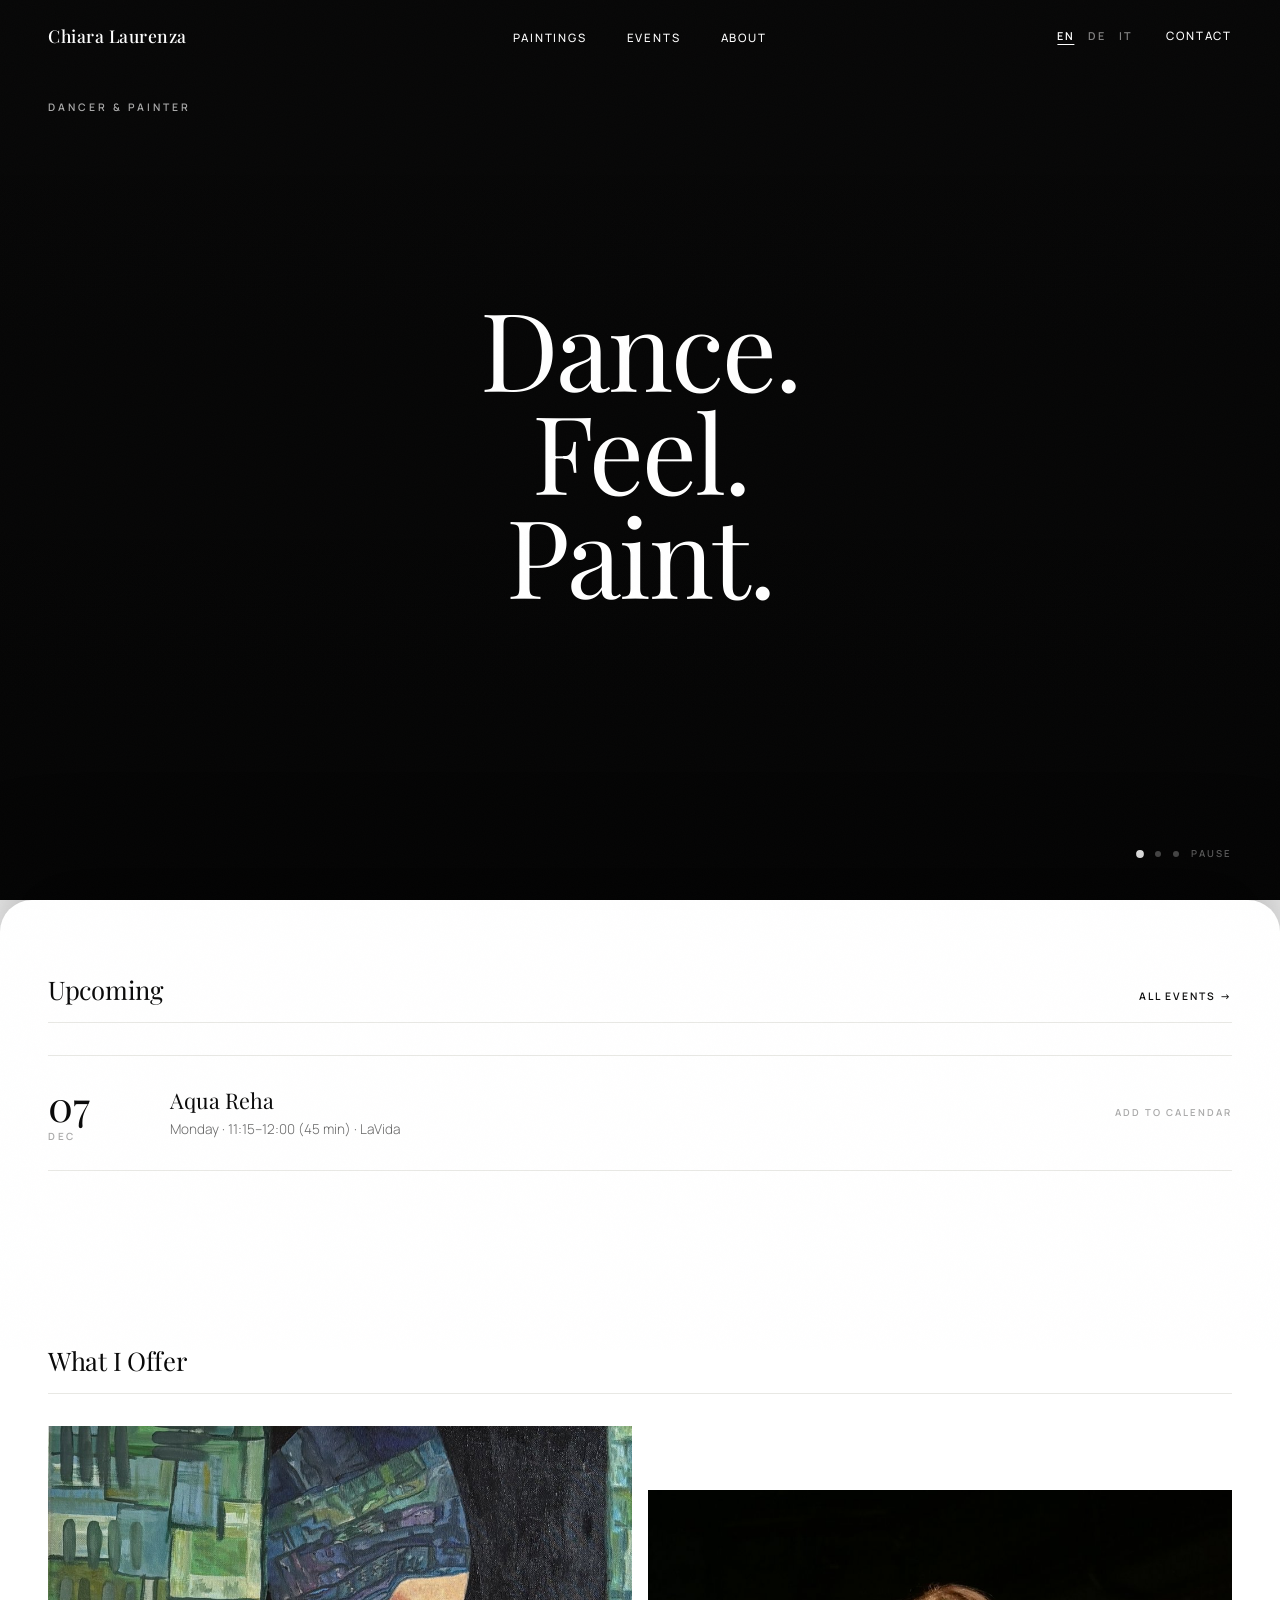
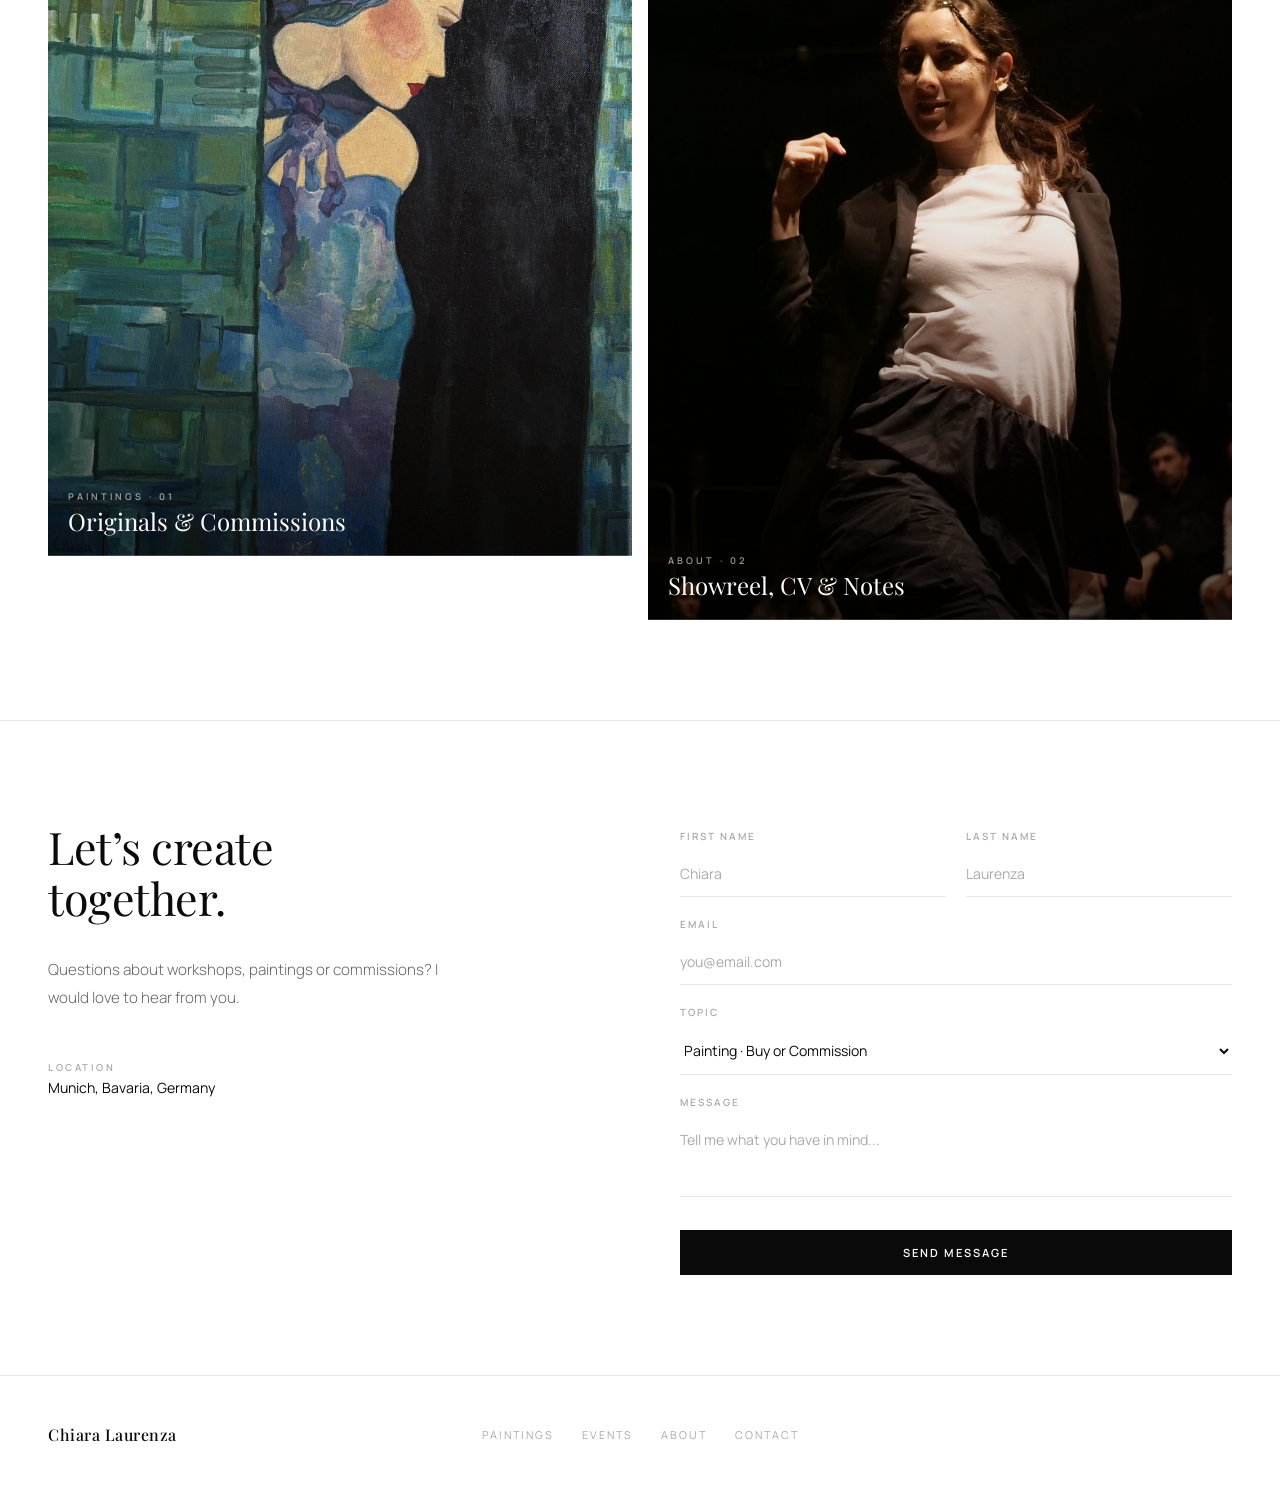
<file: index.html>
<!DOCTYPE html>
<html lang="en">
<head>
  <meta charset="UTF-8"/>
  <meta name="viewport" content="width=device-width,initial-scale=1.0"/>
  <link rel="icon" href="favicon.ico" sizes="any"/>
  <link rel="icon" type="image/png" href="favicon-48.png"/>
  <link rel="apple-touch-icon" href="apple-touch-icon.png"/>
  <title>Chiara Laurenza</title>
  <meta name="description" content="Contemporary, jazz and hip hop dancer, painter and choreographer, based in Munich."/>
  <meta property="og:type" content="website"/>
  <meta property="og:title" content="Chiara Laurenza"/>
  <meta property="og:description" content="Contemporary, jazz and hip hop dancer, painter and choreographer, based in Munich."/>
  <meta property="og:url" content="https://chiaralaurenza.com/"/>
  <meta property="og:image" content="https://chiaralaurenza.com/images/portrait.jpg"/>
  <meta name="twitter:card" content="summary_large_image"/>
  <link href="https://fonts.googleapis.com/css2?family=Playfair+Display:ital,wght@0,400;0,500;0,700;1,400;1,500&family=Manrope:wght@300;400;500;600&display=swap" rel="stylesheet"/>
  <link rel="stylesheet" href="motion.css?v=5"/>
  <style>
  :root {
    --black:   #0A0A0A;
    --white:   #FFFFFF;
    --grey-1:  #F4F4F2;
    --grey-2:  #E8E8E4;
    --grey-3:  #AAAAAA;
    --red:     #C8102E;
    --teal:    #006D6D;
    --amber:   #C47A0A;
  }
  *, *::before, *::after { margin:0; padding:0; box-sizing:border-box; }
  html { scroll-behavior:smooth; font-size:16px; }
  body { font-family:'Manrope', sans-serif; background:var(--white); color:var(--black); -webkit-font-smoothing:antialiased; }

  /* ── NAV ── */
  nav {
    position:fixed; top:0; width:100%; z-index:300;
    height:72px; padding:0 48px;
    display:flex; align-items:center; justify-content:space-between;
    background:rgba(255,255,255,0.96); backdrop-filter:blur(16px);
    border-bottom:1px solid var(--grey-2);
  }
  .nav-logo {
    font-family:'Playfair Display', serif; font-weight:500;
    font-size:1.1rem; letter-spacing:0.5px; color:var(--black);
    text-decoration:none;
  }
  .nav-center {
    position:absolute; left:50%; transform:translateX(-50%);
    display:flex; gap:40px; list-style:none;
  }
  .nav-center a {
    font-size:0.72rem; font-weight:500; letter-spacing:1.8px;
    text-transform:uppercase; color:var(--black);
    text-decoration:none; transition:color 0.2s;
  }
  .nav-center a:hover, .nav-center a.active { color:var(--red); }
  .nav-right { font-size:0.72rem; font-weight:500; letter-spacing:1.8px; text-transform:uppercase; }
  .nav-right a { text-decoration:none; color:var(--black); transition:color 0.2s; }
  .nav-right a:hover { color:var(--red); }
  .nav-burger { display:none; flex-direction:column; gap:5px; background:none; border:none; cursor:pointer; }
  .nav-burger span { display:block; width:22px; height:1px; background:var(--black); }
  .mobile-menu {
    display:none; position:fixed; top:72px; left:0; right:0;
    background:var(--white); border-bottom:1px solid var(--grey-2);
    flex-direction:column; z-index:299; padding:20px 48px 32px;
    gap:4px;
  }
  .mobile-menu.open { display:flex; }
  .mobile-menu a {
    font-size:0.78rem; letter-spacing:2px; text-transform:uppercase;
    font-weight:500; color:var(--black); text-decoration:none;
    padding:13px 0; border-bottom:1px solid var(--grey-2);
  }

  /* ── SCROLL REVEAL ── */
  .reveal { opacity:0; transform:translateY(36px); transition:opacity 0.8s cubic-bezier(0.16,1,0.3,1), transform 0.8s cubic-bezier(0.16,1,0.3,1); }
  .reveal.from-left { transform:translateX(-36px); }
  .reveal.from-right { transform:translateX(36px); }
  .reveal.visible { opacity:1 !important; transform:none !important; }

  /* ── FOOTER ── */
  .site-footer {
    border-top:1px solid var(--grey-2);
    padding:48px 48px;
    display:grid; grid-template-columns:1fr auto 1fr;
    align-items:center; gap:24px;
  }
  .site-footer-logo { font-family:'Playfair Display', serif; font-size:1rem; font-weight:500; letter-spacing:0.5px; }
  .site-footer-links { display:flex; gap:28px; justify-content:center; }
  .site-footer-links a { font-size:0.68rem; letter-spacing:2px; text-transform:uppercase; color:var(--grey-3); text-decoration:none; transition:color 0.2s; }
  .site-footer-links a:hover { color:var(--black); }
  .site-footer-copy { font-size:0.68rem; color:var(--grey-3); letter-spacing:1px; text-align:right; }

  /* ── MODAL ── */
  .modal-overlay {
    display:none; position:fixed; inset:0; z-index:1000;
    background:rgba(10,10,10,0.6); backdrop-filter:blur(8px);
    align-items:center; justify-content:center; padding:24px;
  }
  .modal-overlay.active { display:flex; }
  .modal {
    background:var(--white); width:100%; max-width:560px;
    padding:56px 52px; position:relative; max-height:90vh; overflow-y:auto;
    animation:mIn 0.4s cubic-bezier(0.16,1,0.3,1);
  }
  @keyframes mIn { from{opacity:0;transform:translateY(24px)} to{opacity:1;transform:none} }
  .modal-close {
    position:absolute; top:20px; right:24px; background:none; border:none;
    font-size:0.65rem; letter-spacing:2px; text-transform:uppercase;
    font-weight:600; color:var(--grey-3); cursor:pointer; transition:color 0.2s;
  }
  .modal-close:hover { color:var(--black); }
  .modal-tag { font-size:0.65rem; letter-spacing:3px; text-transform:uppercase; font-weight:600; color:var(--red); margin-bottom:12px; }
  .modal h2 { font-family:'Playfair Display', serif; font-size:2rem; font-weight:400; margin-bottom:36px; line-height:1.2; }
  .form-row { display:grid; grid-template-columns:1fr 1fr; gap:20px; }
  .fg { margin-bottom:20px; }
  .fg label { display:block; font-size:0.62rem; letter-spacing:2px; text-transform:uppercase; font-weight:600; color:var(--grey-3); margin-bottom:8px; }
  .fg input, .fg select, .fg textarea {
    width:100%; padding:13px 0; border:none; border-bottom:1px solid var(--grey-2);
    background:transparent; font-family:'Manrope', sans-serif; font-size:0.88rem;
    color:var(--black); outline:none; transition:border-color 0.2s;
  }
  .fg input:focus, .fg select:focus, .fg textarea:focus { border-bottom-color:var(--black); }
  .fg input::placeholder, .fg textarea::placeholder { color:var(--grey-3); }
  .fg textarea { height:80px; resize:none; }
  .fg select option { background:white; }
  .modal-submit {
    margin-top:16px; background:var(--black); color:white;
    padding:16px 40px; border:none; font-family:'Manrope', sans-serif;
    font-size:0.7rem; font-weight:600; letter-spacing:2.5px;
    text-transform:uppercase; cursor:pointer; transition:background 0.25s;
  }
  .modal-submit:hover { background:#333; }
  .modal-success { display:none; margin-top:16px; font-size:0.75rem; letter-spacing:1px; text-transform:uppercase; color:var(--red); }

  @media(max-width:900px){
    nav { padding:0 24px; }
    .nav-center { display:none; }
    .nav-right { display:none; }
    .nav-burger { display:flex; }
    .mobile-menu { padding:20px 24px 28px; }
    .site-footer { grid-template-columns:1fr; text-align:center; padding:40px 24px; }
    .site-footer-copy { text-align:center; }
    .modal { padding:40px 24px; }
    .form-row { grid-template-columns:1fr; }
  }

  /* HERO */

  /* HERO BACKGROUND */
  .hero { color:white; border-bottom-color:rgba(255,255,255,0.15); }
  .hero-bg {
    position:absolute; top:0; left:0; right:0; bottom:0; z-index:0;
    background:#0A0A0A;
    overflow:hidden;
  }
  .hero-bg.has-image {
    background-image:var(--hero-image);
    background-size:cover; background-position:center;
  }
  .hero-bg video {
    position:absolute; inset:0; width:100%; height:100%;
    object-fit:cover; opacity:0;
    transition:opacity 1.2s ease;
  }
  .hero-bg video.active { opacity:1; }
  .hero-bg-overlay {
    position:absolute; inset:0;
    background:linear-gradient(
      to bottom,
      rgba(0,0,0,0.3) 0%,
      rgba(0,0,0,0.55) 100%
    );
    z-index:1;
  }
  .hero-top-row { position:relative; z-index:2; }
  .hero-main { position:relative; z-index:2; text-align:center; }
  .hero-top-row { color:rgba(255,255,255,0.6); }
  .hero-label, .hero-counter { color:rgba(255,255,255,0.55); }
  .hero h1 { color:white; }
  .hero h1 em { color:rgba(255,255,255,0.45); }
  .hero-desc { color:#555; }
  .hero-bottom { border-top-color:rgba(255,255,255,0.15); }
  .btn-fill { background:var(--black); color:white; border-color:var(--black); }
  .btn-fill:hover { background:#333; }
  .btn-outline { border-color:var(--black); color:var(--black); }
  .btn-outline:hover { background:var(--black); color:white; }

  /* VIDEO CONTROLS (bottom right) */
  .hero-controls {
    position:absolute; bottom:40px; right:48px;
    z-index:3; display:flex; align-items:center; gap:12px;
  }
  .hero-dot {
    width:6px; height:6px; border-radius:50%;
    background:rgba(255,255,255,0.3); cursor:pointer;
    transition:background 0.3s, transform 0.3s; border:none; padding:0;
  }
  .hero-dot.active { background:white; transform:scale(1.3); }
  .hero-pause {
    font-size:0.6rem; letter-spacing:2px; text-transform:uppercase;
    font-weight:600; color:rgba(255,255,255,0.4); background:none;
    border:none; cursor:pointer; transition:color 0.2s; font-family:'Manrope',sans-serif;
  }
  .hero-pause:hover { color:white; }

  .hero {
    height:100vh; height:100svh; padding:0 48px;
    display:flex; flex-direction:column; justify-content:center; align-items:center;
    position:sticky; top:0; z-index:0; overflow:hidden;
  }
  .hero-main { will-change:transform, opacity; }
  .hero-bg { will-change:transform; }

  /* SHEET: the white page that slides up over the video */
  .sheet {
    position:relative; z-index:2; background:var(--white);
    border-radius:32px 32px 0 0;
    box-shadow:0 -40px 80px rgba(0,0,0,0.35);
  }

  /* NAV over the video: transparent, white type */
  nav { transition:background 0.4s, border-color 0.4s, color 0.4s; }
  nav.on-hero { background:transparent; backdrop-filter:none; border-bottom-color:transparent; }
  nav.on-hero .nav-logo, nav.on-hero .nav-center a, nav.on-hero .nav-right a,
  nav.on-hero .lang-switch button.active, nav.on-hero .lang-switch button:hover { color:white; }
  nav.on-hero .lang-switch button { color:rgba(255,255,255,0.5); }
  nav.on-hero .nav-burger span { background:white; }

  .hero-top-row {
    display:flex; justify-content:space-between; align-items:center;
    position:absolute; top:100px; left:48px; right:48px;
  }
  .hero-label {
    font-size:0.65rem; letter-spacing:3px; text-transform:uppercase;
    font-weight:600; color:var(--grey-3);
  }
  .hero-counter {
    font-size:0.65rem; letter-spacing:2px; color:var(--grey-3); font-weight:500;
  }
  .hero h1 {
    font-family:'Playfair Display', serif; font-weight:400;
    font-size:clamp(3.8rem, 8.5vw, 9rem); line-height:0.95;
    letter-spacing:-2px; max-width:1000px; text-align:center;
  }
  .hero h1 em { font-style:italic; color:var(--grey-3); }
  .hero-bottom {
    display:flex; justify-content:space-between; align-items:flex-end;
    margin-top:64px; padding-top:40px; border-top:1px solid var(--grey-2);
    background:var(--white); padding-bottom:0;
  }
  .hero-desc { font-size:0.92rem; line-height:1.8; color:#555; max-width:380px; font-weight:300; }
  .hero-ctas { display:flex; gap:16px; flex-shrink:0; }
  .btn {
    font-size:0.7rem; font-weight:600; letter-spacing:2px;
    text-transform:uppercase; padding:14px 32px;
    text-decoration:none; cursor:pointer; border:1px solid var(--black);
    font-family:'Manrope',sans-serif; transition:background 0.25s, color 0.25s;
    display:inline-block;
  }
  .btn-fill { background:var(--black); color:var(--white); border-color:var(--black); }
  .btn-fill:hover { background:#333; }
  .btn-outline { background:transparent; color:var(--black); }
  .btn-outline:hover { background:var(--black); color:var(--white); }


  /* INTRO STRIP */
  .intro-strip {
    padding:56px 48px;
    display:flex; justify-content:space-between; align-items:center;
    gap:40px; border-bottom:1px solid var(--grey-2);
    background:var(--white); margin-top:0;
  }
  .intro-strip-text {
    font-size:1rem; line-height:1.8; color:#444;
    font-weight:300; max-width:600px;
    font-family:'Playfair Display', serif; font-style:italic;
  }
  .intro-strip-ctas { display:flex; gap:14px; flex-shrink:0; }
  @media(max-width:900px){
    .intro-strip { flex-direction:column; align-items:flex-start; padding:40px 24px; }
  }

  /* WORK GRID */
  .work-section { padding:72px 48px 100px; }
  .section-header-row {
    display:flex; justify-content:space-between; align-items:baseline;
    border-bottom:1px solid var(--grey-2); padding-bottom:16px; margin-bottom:32px;
  }
  .section-header-row h2 {
    font-family:'Playfair Display', serif; font-size:clamp(1.2rem,2vw,1.6rem);
    font-weight:400; letter-spacing:-0.3px;
  }
  .section-header-row a {
    font-size:0.65rem; letter-spacing:2px; text-transform:uppercase;
    font-weight:600; color:var(--black); text-decoration:none; transition:color 0.2s;
  }
  .section-header-row a:hover { color:var(--red); }

  .work-grid {
    display:grid; grid-template-columns:repeat(2,1fr); gap:16px; align-items:start;
  }
  .work-item {
    display:block; text-decoration:none; color:var(--black);
    position:relative; overflow:hidden; aspect-ratio:4/5; background:var(--black);
  }
  .work-item:nth-child(2) { margin-top:64px; }
  .work-item:nth-child(3) { margin-top:128px; }
  .work-item-bg img, .work-item-bg video { width:100%; height:100%; object-fit:cover; display:block; }
  .work-item-title { font-size:1.5rem !important; }
  .work-item-bg {
    position:absolute; inset:0;
    transition:transform 0.7s cubic-bezier(0.16,1,0.3,1);
  }
  .work-item:hover .work-item-bg { transform:scale(1.05); }
  .work-item-overlay {
    position:absolute; inset:0;
    background:linear-gradient(to top, rgba(0,0,0,0.65) 0%, rgba(0,0,0,0.1) 50%, transparent 100%);
    display:flex; flex-direction:column; justify-content:flex-end; padding:20px;
    transition:background 0.4s;
  }
  .work-item:hover .work-item-overlay {
    background:linear-gradient(to top, rgba(0,0,0,0.8) 0%, rgba(0,0,0,0.3) 60%, rgba(0,0,0,0.1) 100%);
  }
  .work-item-label {
    font-size:0.58rem; letter-spacing:3px; text-transform:uppercase;
    font-weight:600; color:rgba(255,255,255,0.6); margin-bottom:4px;
  }
  .work-item-title {
    font-family:'Playfair Display', serif; font-size:1rem; font-weight:400;
    color:white; line-height:1.2;
  }
  .work-item-arrow {
    position:absolute; top:16px; right:16px;
    font-size:0.62rem; letter-spacing:1.5px; text-transform:uppercase;
    font-weight:600; color:white; opacity:0; transition:opacity 0.3s;
  }
  .work-item:hover .work-item-arrow { opacity:1; }

  .bg-dance-1 { background:linear-gradient(140deg,#1a0a0a,var(--red)); }
  .bg-dance-2 { background:linear-gradient(140deg,#2a0000,#8B0000); }
  .bg-yoga-1  { background:linear-gradient(140deg,#001a1a,var(--teal)); }
  .bg-yoga-2  { background:linear-gradient(140deg,#003030,#004545); }
  .bg-art-1   { background:linear-gradient(140deg,#1a0d00,var(--amber)); }
  .bg-art-2   { background:linear-gradient(140deg,#2a1800,#7a4500); }

  /* ABOUT STRIP */
  .about-strip {
    padding:100px 48px; background:var(--black); color:white;
    display:grid; grid-template-columns:1fr 1fr; gap:80px; align-items:center;
  }
  .about-strip-left h2 {
    font-family:'Playfair Display', serif; font-size:clamp(2.2rem,4vw,3.8rem);
    font-weight:400; line-height:1.1; letter-spacing:-1px;
  }
  .about-strip-left h2 em { font-style:italic; color:var(--grey-3); }
  .about-strip-divider { width:40px; height:1px; background:var(--red); margin:36px 0; }
  .about-strip-right p { font-size:0.9rem; line-height:1.9; color:rgba(255,255,255,0.55); font-weight:300; margin-bottom:14px; }
  .about-stats { display:flex; gap:48px; margin-top:40px; }
  .stat-n { font-family:'Playfair Display', serif; font-size:2.6rem; font-weight:400; color:white; line-height:1; }
  .stat-l { font-size:0.62rem; letter-spacing:2px; text-transform:uppercase; color:var(--grey-3); margin-top:4px; }

  /* CONTACT */
  .contact-section { padding:100px 48px; border-top:1px solid var(--grey-2); }
  .contact-grid { display:grid; grid-template-columns:1fr 1fr; gap:80px; }
  .contact-left h2 { font-family:'Playfair Display', serif; font-size:clamp(2rem,3.5vw,3.2rem); font-weight:400; line-height:1.15; margin-bottom:32px; letter-spacing:-0.5px; }
  .contact-left p { font-size:0.95rem; line-height:1.9; color:#666; margin-bottom:48px; font-weight:300; max-width:420px; }
  .contact-meta { margin-bottom:20px; }
  .contact-meta-label { font-size:0.6rem; letter-spacing:2.5px; text-transform:uppercase; font-weight:600; color:var(--grey-3); margin-bottom:4px; }
  .contact-meta-val { font-size:0.88rem; color:var(--black); font-weight:400; }
  .cform { display:flex; flex-direction:column; padding-top:8px; }

  @media(max-width:900px){
    .hero { padding:100px 24px 0; }
    .hero-top-row { top:88px; left:24px; right:24px; }
    .hero-bottom { flex-direction:column; align-items:flex-start; gap:32px; }
    .work-section { padding:48px 24px 64px; }
    .work-grid-top, .work-grid-bottom { grid-template-columns:1fr; }
    .about-strip { grid-template-columns:1fr; gap:40px; padding:64px 24px; }
    .contact-section { padding:64px 24px; }
    .contact-grid { grid-template-columns:1fr; gap:48px; }
  }
  @media(max-width:600px){
    .work-grid { grid-template-columns:1fr; }
    .work-item:nth-child(n) { margin-top:0; }
  }
  @media(max-width:900px){
    .hero-controls { right:24px; }
    .sheet { border-radius:20px 20px 0 0; }
  }
  .nav-right { display:flex; align-items:center; gap:28px; }
  .lang-switch { display:flex; gap:2px; }
  .lang-switch button { background:none; border:none; cursor:pointer; font-family:'Manrope',sans-serif; font-size:0.68rem; font-weight:600; letter-spacing:1.5px; color:var(--grey-3); padding:4px 6px; transition:color 0.2s; }
  .lang-switch button:hover, .lang-switch button.active { color:var(--black); }
  .lang-switch button.active { text-decoration:underline; text-underline-offset:4px; }
  .mobile-menu .lang-switch { padding:13px 0 0; }
  .mobile-menu .lang-switch button { font-size:0.78rem; padding:4px 12px 4px 0; }

  /* EVENTS */
  [hidden] { display:none !important; }
  .ev-list { border-top:1px solid var(--grey-2); }
  .ev-row { display:grid; grid-template-columns:90px 1fr auto; gap:32px; align-items:center; padding:28px 0; border-bottom:1px solid var(--grey-2); }
  .ev-date { display:flex; flex-direction:column; line-height:1; }
  .ev-day { font-family:'Playfair Display', serif; font-size:2.6rem; font-weight:400; }
  .ev-month { font-size:0.62rem; letter-spacing:2.5px; text-transform:uppercase; font-weight:600; color:var(--grey-3); margin-top:6px; }
  .ev-main h3 { font-family:'Playfair Display', serif; font-size:1.35rem; font-weight:400; line-height:1.25; margin-bottom:6px; }
  .ev-main p { font-size:0.85rem; color:#666; font-weight:300; }
  .ev-actions { display:flex; flex-direction:column; align-items:flex-end; gap:10px; }
  .ev-actions .book-link { color:var(--red); text-decoration:none; }
  .ev-add { font-size:0.6rem; letter-spacing:2px; text-transform:uppercase; font-weight:600; color:var(--grey-3); text-decoration:none; }
  .ev-add:hover { color:var(--black); }
  .ev-empty { padding:40px 0; font-size:0.95rem; color:#666; font-weight:300; }
  @media(max-width:700px){ .ev-row { grid-template-columns:64px 1fr; gap:16px 20px; } .ev-actions { grid-column:2; flex-direction:row; align-items:center; gap:20px; } .ev-day { font-size:2rem; } }
</style>
</head>
<body>

<nav>
  <a href="index.html" class="nav-logo">Chiara Laurenza</a>
  <ul class="nav-center"><li><a href="art.html" class="">Paintings</a></li><li><a href="events.html" class="">Events</a></li><li><a href="about.html" class="">About</a></li></ul>
  <div class="nav-right"><div class="lang-switch" role="group" aria-label="Language"><button type="button" data-lang="en">EN</button><button type="button" data-lang="de">DE</button><button type="button" data-lang="it">IT</button></div><a href="index.html#contact">Contact</a></div>
  <button class="nav-burger" onclick="toggleMenu()"><span></span><span></span><span></span></button>
</nav>
<div class="mobile-menu" id="mob">
  <a href="art.html">Paintings</a><a href="events.html">Events</a><a href="about.html">About</a>
  <a href="index.html#contact">Contact</a>
  <div class="lang-switch" role="group" aria-label="Language"><button type="button" data-lang="en">EN</button><button type="button" data-lang="de">DE</button><button type="button" data-lang="it">IT</button></div>
</div>

<!-- HERO -->
<section class="hero">
  <div class="hero-bg" id="hero-bg">
    <video class="active" src="videos/dance.mp4" autoplay muted loop playsinline></video>
    <video src="videos/art.mp4" muted loop playsinline></video>
    <video src="videos/performance.mp4" muted loop playsinline></video>
    <div class="hero-bg-overlay"></div>
  </div>

  <div class="hero-top-row">
    <span class="hero-label">Dancer &amp; Painter</span>
  </div>
  <div class="hero-main">
    <h1>
      Dance.<br/><em>Feel.</em><br/>Paint.
    </h1>
  </div>

  <div class="hero-controls" id="hero-controls"></div>

</section>

<main class="sheet">

<!-- UPCOMING -->
<section class="work-section" id="upcoming" data-hide-if-empty hidden>
  <div class="section-header-row reveal">
    <h2>Upcoming</h2>
    <a href="events.html">All Events &rarr;</a>
  </div>
  <div class="ev-list" data-events data-max="3"></div>
</section>

<!-- WORK -->
<section class="work-section" id="work">
  <div class="section-header-row reveal">
    <h2>What I Offer</h2>
  </div>

  <div class="work-grid">
    <a href="art.html" class="work-item wipe" style="transition-delay:0ms">
      <div class="work-item-bg"><img src="images/paintings/lady-in-blue.jpg" alt="" loading="lazy"></div>
      <div class="work-item-overlay">
        <span class="work-item-label">Paintings · 01</span>
        <span class="work-item-title">Originals &amp; Commissions</span>
      </div>
      <span class="work-item-arrow">Explore &rarr;</span>
    </a>
    <a href="about.html" class="work-item wipe" style="transition-delay:150ms">
      <div class="work-item-bg"><img src="images/portrait.jpg" alt="" loading="lazy"></div>
      <div class="work-item-overlay">
        <span class="work-item-label">About · 02</span>
        <span class="work-item-title">Showreel, CV &amp; Notes</span>
      </div>
      <span class="work-item-arrow">Read &rarr;</span>
    </a>
  </div>
</section>

<!-- CONTACT -->
<section class="contact-section" id="contact">
  <div class="contact-grid">
    <div class="contact-left reveal from-left">
      <h2>Let&rsquo;s create<br/><em style="font-style:italic;font-family:'Playfair Display',serif">together.</em></h2>
      <p>Questions about workshops, paintings or commissions? I would love to hear from you.</p>
      <!-- FAQ hidden while Art Chiasma is in progress -->
      <div class="contact-meta"><div class="contact-meta-label">Location</div><div class="contact-meta-val">Munich, Bavaria, Germany</div></div>
    </div>
    <form class="cform reveal from-right" onsubmit="handleContact(event)">
      <div class="form-row">
        <div class="fg"><label>First Name</label><input type="text" placeholder="Chiara" required></div>
        <div class="fg"><label>Last Name</label><input type="text" placeholder="Laurenza" required></div>
      </div>
      <div class="fg"><label>Email</label><input type="email" placeholder="you@email.com" required></div>
      <div class="fg"><label>Topic</label>
        <select>
          <option>Painting · Buy or Commission</option>
          <option>General Enquiry</option>
        </select>
      </div>
      <div class="fg"><label>Message</label><textarea placeholder="Tell me what you have in mind..."></textarea></div>
      <button class="btn btn-fill" type="submit" style="margin-top:8px">Send Message</button>
      <p style="display:none;margin-top:16px;font-size:0.75rem;letter-spacing:1px;text-transform:uppercase;color:var(--red)" id="cs">Message received. I will be in touch shortly.</p>
    </form>
  </div>
</section>
<script>function handleContact(e){e.preventDefault();document.getElementById('cs').style.display='block';}</script>


<footer class="site-footer reveal">
  <span class="site-footer-logo">Chiara Laurenza</span>
  <div class="site-footer-links">
    <a href="art.html">Paintings</a>
    <a href="events.html">Events</a>
    <a href="about.html">About</a>
    <a href="index.html#contact">Contact</a>
  </div>
  <span class="site-footer-copy"></span>
</footer>
</main>

<div class="modal-overlay" id="modal-overlay" onclick="closeOut(event)">
  <div class="modal">
    <button class="modal-close" onclick="closeModal()">Close ×</button>
    <p class="modal-tag" id="m-tag">Booking</p>
    <h2 id="m-title">Book a Session</h2>
    <form onsubmit="submitModal(event)">
      <div class="form-row">
        <div class="fg"><label>First Name</label><input type="text" placeholder="Your name" required></div>
        <div class="fg"><label>Last Name</label><input type="text" placeholder="Your surname" required></div>
      </div>
      <div class="fg"><label>Email</label><input type="email" placeholder="you@email.com" required></div>
      <div class="fg"><label>Phone (optional)</label><input type="tel" placeholder="+49..."></div>
      <div class="fg"><label>Preferred Date</label><input type="date" required></div>
      <div class="fg"><label>Level</label>
        <select><option>Beginner</option><option>Some Experience</option><option>Intermediate</option><option>Advanced</option></select>
      </div>
      <div class="fg"><label>Message</label><textarea placeholder="Tell me about your goals..."></textarea></div>
      <button class="modal-submit" type="submit">Send Request</button>
      <p class="modal-success" id="m-success">Received. I will be in touch shortly.</p>
    </form>
  </div>
</div>


<script>
  function toggleMenu(){ document.getElementById('mob').classList.toggle('open'); }
  function openModal(tag, title){
    document.getElementById('m-tag').textContent = window.t ? t(tag) : tag;
    document.getElementById('m-title').textContent = window.t ? t(title) : title;
    document.getElementById('m-success').style.display='none';
    document.getElementById('modal-overlay').classList.add('active');
    document.body.style.overflow='hidden';
  }
  function closeModal(){ document.getElementById('modal-overlay').classList.remove('active'); document.body.style.overflow=''; }
  function closeOut(e){ if(e.target===document.getElementById('modal-overlay')) closeModal(); }
  function submitModal(e){ e.preventDefault(); document.getElementById('m-success').style.display='block'; setTimeout(closeModal,3000); }
  document.addEventListener('keydown', e=>{ if(e.key==='Escape') closeModal(); });
  const obs = new IntersectionObserver((entries)=>{
    entries.forEach(en=>{ if(en.isIntersecting){ en.target.classList.add('visible'); obs.unobserve(en.target); } });
  },{ threshold:0.08, rootMargin:'0px 0px -32px 0px' });
  requestAnimationFrame(() => {
    document.querySelectorAll('.reveal').forEach(el => {
      const rect = el.getBoundingClientRect();
      if (rect.top < window.innerHeight && rect.bottom > 0) {
        el.classList.add('visible');
      } else {
        obs.observe(el);
      }
    });
  });
</script>


<script>
  // ── HERO VIDEO CAROUSEL ──────────────────────────────────────────────────
  (function(){
    const videos = Array.from(document.querySelectorAll('.hero-bg video'));
    const ctrl   = document.getElementById('hero-controls');
    if (!videos.length) return;

    let current = 0, paused = false, timer;

    // Build dots
    videos.forEach((_, i) => {
      const d = document.createElement('button');
      d.className = 'hero-dot' + (i === 0 ? ' active' : '');
      d.setAttribute('aria-label', 'Slide ' + (i+1));
      d.onclick = () => goTo(i);
      ctrl.appendChild(d);
    });

    // Pause button
    const pb = document.createElement('button');
    pb.className = 'hero-pause'; pb.textContent = 'Pause';
    pb.onclick = () => {
      paused = !paused;
      pb.textContent = paused ? 'Play' : 'Pause';
      if (!paused) { videos[current].play(); startTimer(); }
      else { clearTimeout(timer); videos[current].pause(); }
    };
    ctrl.appendChild(pb);

    function goTo(n) {
      videos[current].classList.remove('active');
      document.querySelectorAll('.hero-dot')[current].classList.remove('active');
      current = (n + videos.length) % videos.length;
      videos[current].classList.add('active');
      videos[current].currentTime = 0;
      videos[current].play();
      document.querySelectorAll('.hero-dot')[current].classList.add('active');
    }

    function startTimer() {
      clearTimeout(timer);
      timer = setTimeout(() => { if (!paused) goTo(current + 1); startTimer(); }, 6000);
    }

    startTimer();
  })();
</script>

<script>
  // ── SCROLL: video stays, the page slides over it ─────────────────────────
  (function(){
    const nav = document.querySelector('nav');
    const main = document.querySelector('.hero-main');
    const bg = document.getElementById('hero-bg');
    const card = document.querySelector('.work-item video');
    const still = window.matchMedia('(prefers-reduced-motion: reduce)').matches;

    function onScroll(){
      const h = window.innerHeight, y = window.scrollY;
      const p = Math.min(y / h, 1);
      nav.classList.toggle('on-hero', y < h - 72);
      if (!still) {
        main.style.transform = 'translateY(' + (p * -40) + 'px)';
        main.style.opacity = String(Math.max(1 - p * 1.4, 0));
        // the camera moves gently into the video
        bg.style.transform = 'scale(' + (1 + p * 0.08) + ')';
      }
    }
    window.addEventListener('scroll', onScroll, { passive:true });
    window.addEventListener('resize', onScroll);
    onScroll();

    // The workshop card plays its video while you look at it.
    if (card) new IntersectionObserver(es => es.forEach(e => {
      if (e.isIntersecting) card.play().catch(()=>{}); else card.pause();
    }), { threshold:0.3 }).observe(card);
  })();
</script>

<script src="i18n.js"></script>
<script src="motion.js?v=4"></script>
<script src="contact.js"></script>
<script src="events.js"></script>
</body>
</html>
</file>
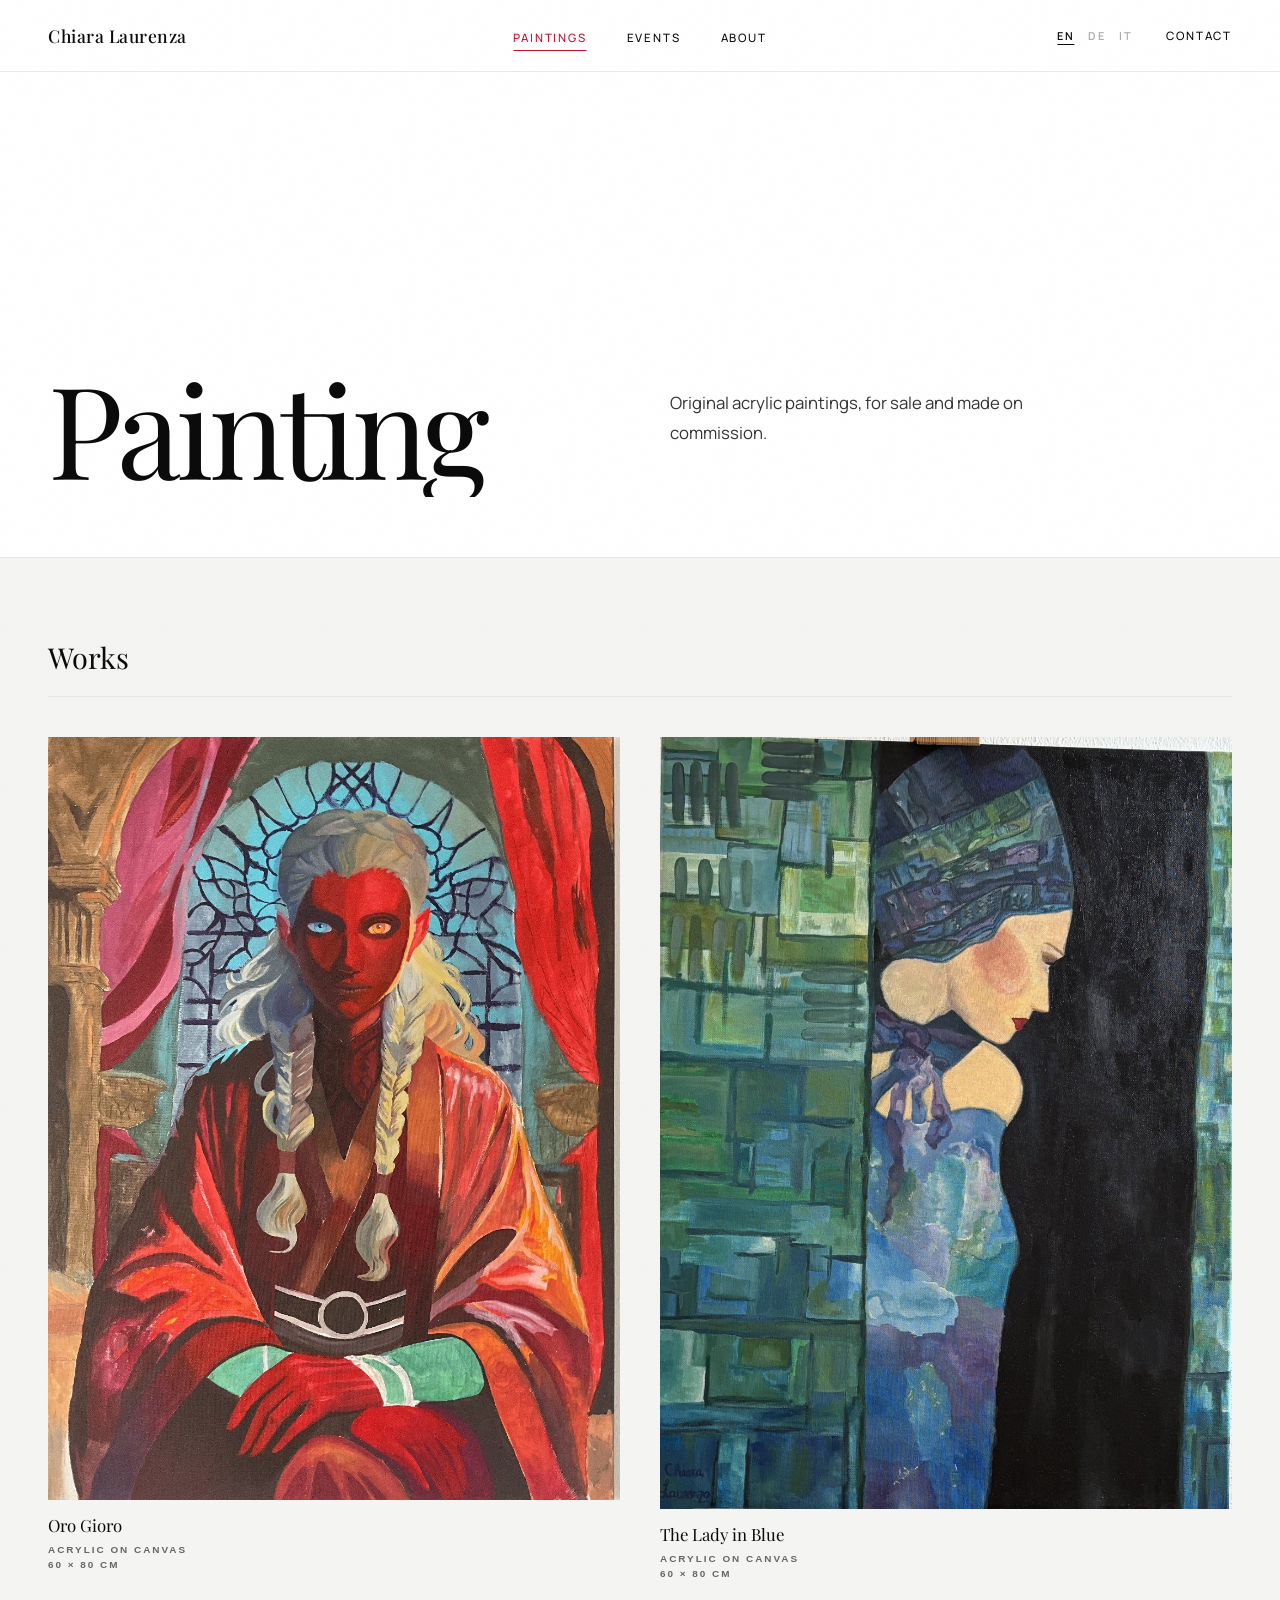
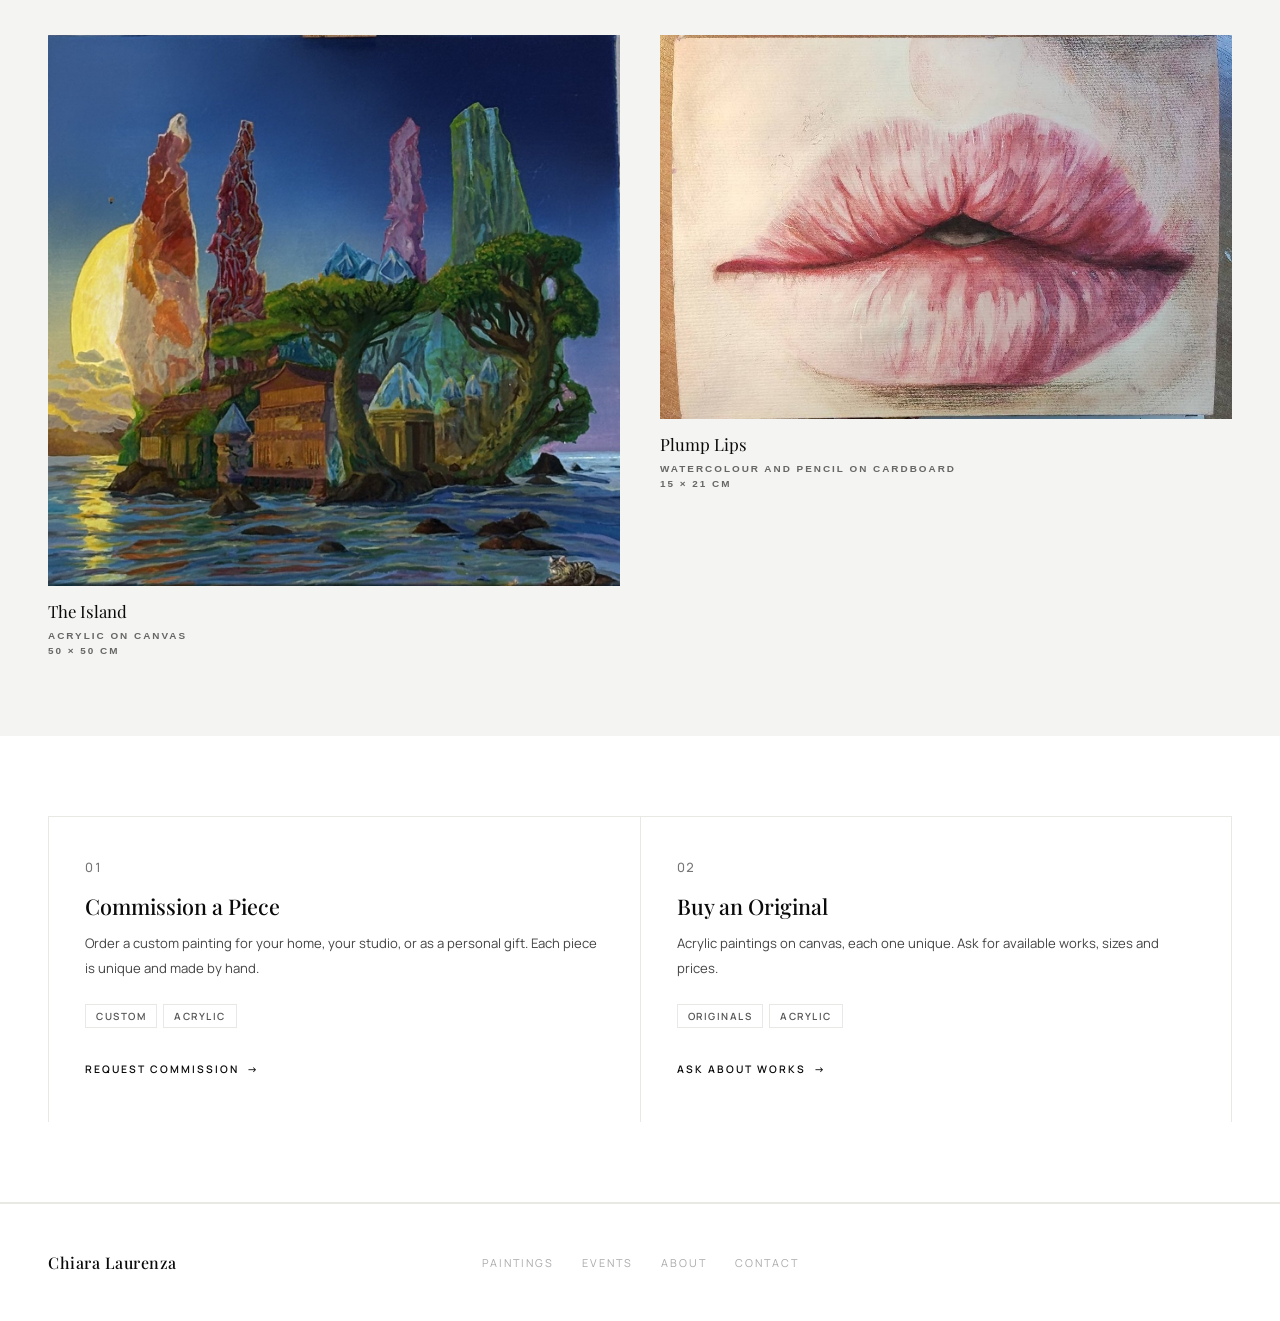
<file: art.html>
<!DOCTYPE html>
<html lang="en">
<head>
  <meta charset="UTF-8"/>
  <meta name="viewport" content="width=device-width,initial-scale=1.0"/>
  <link rel="icon" href="favicon.ico" sizes="any"/>
  <link rel="icon" type="image/png" href="favicon-48.png"/>
  <link rel="apple-touch-icon" href="apple-touch-icon.png"/>
  <title>Paintings · Chiara Laurenza</title>
  <meta name="description" content="Original acrylic paintings, for sale and made on commission."/>
  <meta property="og:type" content="website"/>
  <meta property="og:title" content="Paintings · Chiara Laurenza"/>
  <meta property="og:description" content="Original acrylic paintings, for sale and made on commission."/>
  <meta property="og:url" content="https://chiaralaurenza.com/art.html"/>
  <meta property="og:image" content="https://chiaralaurenza.com/images/paintings/oro-gioro.jpg"/>
  <meta name="twitter:card" content="summary_large_image"/>
  <link href="https://fonts.googleapis.com/css2?family=Playfair+Display:ital,wght@0,400;0,500;0,700;1,400;1,500&family=Manrope:wght@300;400;500;600&display=swap" rel="stylesheet"/>
  <link rel="stylesheet" href="motion.css?v=5"/>
  <style>
  :root {
    --black:   #0A0A0A;
    --white:   #FFFFFF;
    --grey-1:  #F4F4F2;
    --grey-2:  #E8E8E4;
    --grey-3:  #AAAAAA;
    --red:     #C8102E;
    --teal:    #006D6D;
    --amber:   #C47A0A;
  }
  *, *::before, *::after { margin:0; padding:0; box-sizing:border-box; }
  html { scroll-behavior:smooth; font-size:16px; }
  body { font-family:'Manrope', sans-serif; background:var(--white); color:var(--black); -webkit-font-smoothing:antialiased; }

  /* ── NAV ── */
  nav {
    position:fixed; top:0; width:100%; z-index:300;
    height:72px; padding:0 48px;
    display:flex; align-items:center; justify-content:space-between;
    background:rgba(255,255,255,0.96); backdrop-filter:blur(16px);
    border-bottom:1px solid var(--grey-2);
  }
  .nav-logo {
    font-family:'Playfair Display', serif; font-weight:500;
    font-size:1.1rem; letter-spacing:0.5px; color:var(--black);
    text-decoration:none;
  }
  .nav-center {
    position:absolute; left:50%; transform:translateX(-50%);
    display:flex; gap:40px; list-style:none;
  }
  .nav-center a {
    font-size:0.72rem; font-weight:500; letter-spacing:1.8px;
    text-transform:uppercase; color:var(--black);
    text-decoration:none; transition:color 0.2s;
  }
  .nav-center a:hover, .nav-center a.active { color:var(--red); }
  .nav-right { font-size:0.72rem; font-weight:500; letter-spacing:1.8px; text-transform:uppercase; }
  .nav-right a { text-decoration:none; color:var(--black); transition:color 0.2s; }
  .nav-right a:hover { color:var(--red); }
  .nav-burger { display:none; flex-direction:column; gap:5px; background:none; border:none; cursor:pointer; }
  .nav-burger span { display:block; width:22px; height:1px; background:var(--black); }
  .mobile-menu {
    display:none; position:fixed; top:72px; left:0; right:0;
    background:var(--white); border-bottom:1px solid var(--grey-2);
    flex-direction:column; z-index:299; padding:20px 48px 32px;
    gap:4px;
  }
  .mobile-menu.open { display:flex; }
  .mobile-menu a {
    font-size:0.78rem; letter-spacing:2px; text-transform:uppercase;
    font-weight:500; color:var(--black); text-decoration:none;
    padding:13px 0; border-bottom:1px solid var(--grey-2);
  }

  /* ── SCROLL REVEAL ── */
  .reveal { opacity:0; transform:translateY(36px); transition:opacity 0.8s cubic-bezier(0.16,1,0.3,1), transform 0.8s cubic-bezier(0.16,1,0.3,1); }
  .reveal.from-left { transform:translateX(-36px); }
  .reveal.from-right { transform:translateX(36px); }
  .reveal.visible { opacity:1 !important; transform:none !important; }

  /* ── FOOTER ── */
  .site-footer {
    border-top:1px solid var(--grey-2);
    padding:48px 48px;
    display:grid; grid-template-columns:1fr auto 1fr;
    align-items:center; gap:24px;
  }
  .site-footer-logo { font-family:'Playfair Display', serif; font-size:1rem; font-weight:500; letter-spacing:0.5px; }
  .site-footer-links { display:flex; gap:28px; justify-content:center; }
  .site-footer-links a { font-size:0.68rem; letter-spacing:2px; text-transform:uppercase; color:var(--grey-3); text-decoration:none; transition:color 0.2s; }
  .site-footer-links a:hover { color:var(--black); }
  .site-footer-copy { font-size:0.68rem; color:var(--grey-3); letter-spacing:1px; text-align:right; }

  /* ── MODAL ── */
  .modal-overlay {
    display:none; position:fixed; inset:0; z-index:1000;
    background:rgba(10,10,10,0.6); backdrop-filter:blur(8px);
    align-items:center; justify-content:center; padding:24px;
  }
  .modal-overlay.active { display:flex; }
  .modal {
    background:var(--white); width:100%; max-width:560px;
    padding:56px 52px; position:relative; max-height:90vh; overflow-y:auto;
    animation:mIn 0.4s cubic-bezier(0.16,1,0.3,1);
  }
  @keyframes mIn { from{opacity:0;transform:translateY(24px)} to{opacity:1;transform:none} }
  .modal-close {
    position:absolute; top:20px; right:24px; background:none; border:none;
    font-size:0.65rem; letter-spacing:2px; text-transform:uppercase;
    font-weight:600; color:var(--grey-3); cursor:pointer; transition:color 0.2s;
  }
  .modal-close:hover { color:var(--black); }
  .modal-tag { font-size:0.65rem; letter-spacing:3px; text-transform:uppercase; font-weight:600; color:var(--red); margin-bottom:12px; }
  .modal h2 { font-family:'Playfair Display', serif; font-size:2rem; font-weight:400; margin-bottom:36px; line-height:1.2; }
  .form-row { display:grid; grid-template-columns:1fr 1fr; gap:20px; }
  .fg { margin-bottom:20px; }
  .fg label { display:block; font-size:0.62rem; letter-spacing:2px; text-transform:uppercase; font-weight:600; color:var(--grey-3); margin-bottom:8px; }
  .fg input, .fg select, .fg textarea {
    width:100%; padding:13px 0; border:none; border-bottom:1px solid var(--grey-2);
    background:transparent; font-family:'Manrope', sans-serif; font-size:0.88rem;
    color:var(--black); outline:none; transition:border-color 0.2s;
  }
  .fg input:focus, .fg select:focus, .fg textarea:focus { border-bottom-color:var(--black); }
  .fg input::placeholder, .fg textarea::placeholder { color:var(--grey-3); }
  .fg textarea { height:80px; resize:none; }
  .fg select option { background:white; }
  .modal-submit {
    margin-top:16px; background:var(--black); color:white;
    padding:16px 40px; border:none; font-family:'Manrope', sans-serif;
    font-size:0.7rem; font-weight:600; letter-spacing:2.5px;
    text-transform:uppercase; cursor:pointer; transition:background 0.25s;
  }
  .modal-submit:hover { background:#333; }
  .modal-success { display:none; margin-top:16px; font-size:0.75rem; letter-spacing:1px; text-transform:uppercase; color:var(--red); }

  @media(max-width:900px){
    nav { padding:0 24px; }
    .nav-center { display:none; }
    .nav-right { display:none; }
    .nav-burger { display:flex; }
    .mobile-menu { padding:20px 24px 28px; }
    .site-footer { grid-template-columns:1fr; text-align:center; padding:40px 24px; }
    .site-footer-copy { text-align:center; }
    .modal { padding:40px 24px; }
    .form-row { grid-template-columns:1fr; }
  }

  /* PAGE HERO */
  .page-hero {
    padding:160px 48px 80px;
    border-bottom:1px solid var(--grey-2);
    display:grid; grid-template-columns:1fr 1fr; gap:60px; align-items:flex-end;
  }
  .page-hero-left {}
  .page-hero-eyebrow { font-size:0.65rem; letter-spacing:3px; text-transform:uppercase; font-weight:600; color:var(--grey-3); margin-bottom:20px; }
  .page-hero h1 {
    font-family:'Playfair Display', serif; font-weight:400;
    font-size:clamp(3rem,7vw,7rem); line-height:0.95; letter-spacing:-2px;
  }
  .page-hero h1 em { font-style:italic; color:var(--grey-3); }
  .page-hero-right { padding-bottom:6px; }
  .page-hero-desc { font-size:0.92rem; line-height:1.85; color:#555; font-weight:300; max-width:400px; margin-bottom:32px; }
  .page-hero-cta { display:inline-block; }

  /* OFFER LIST */
  .offer-section { padding:80px 48px; border-bottom:1px solid var(--grey-2); }
  .offer-grid { display:grid; grid-template-columns:repeat(3,1fr); border-left:1px solid var(--grey-2); }
  .offer-item {
    padding:44px 36px; border-right:1px solid var(--grey-2);
    border-top:1px solid var(--grey-2);
    position:relative; overflow:hidden;
  }
  .offer-num { font-family:'Playfair Display', serif; font-size:3.5rem; font-weight:400; color:var(--grey-2); line-height:1; margin-bottom:20px; }
  .offer-item h3 { font-family:'Playfair Display', serif; font-size:1.35rem; font-weight:500; margin-bottom:12px; line-height:1.2; }
  .offer-item p { font-size:0.82rem; line-height:1.85; color:#666; margin-bottom:24px; font-weight:300; }
  .offer-tags { display:flex; flex-wrap:wrap; gap:6px; margin-bottom:28px; }
  .otag { font-size:0.62rem; letter-spacing:1.5px; text-transform:uppercase; font-weight:600; padding:4px 10px; border:1px solid; }
  .book-link {
    font-size:0.65rem; letter-spacing:2px; text-transform:uppercase; font-weight:600;
    background:none; border:none; cursor:pointer; color:var(--black);
    display:inline-flex; align-items:center; gap:8px; transition:gap 0.2s, color 0.2s;
    font-family:'Manrope',sans-serif;
  }
  .book-link::after { content:'→'; }
  .book-link:hover { gap:14px; }

  .offer-two .offer-grid { grid-template-columns:repeat(2,1fr); }
  @media(max-width:900px){ .offer-two .offer-grid { grid-template-columns:1fr; } }

  /* STYLE LIST */
  .styles-section { padding:80px 48px; background:var(--grey-1); }
  .styles-section h2 { font-family:'Playfair Display', serif; font-size:clamp(1.3rem,2.5vw,1.8rem); font-weight:400; margin-bottom:40px; border-bottom:1px solid var(--grey-2); padding-bottom:20px; }
  .styles-list {}
  .style-row {
    display:grid; grid-template-columns:200px 1fr;
    padding:32px 0; border-bottom:1px solid var(--grey-2);
    gap:40px; align-items:start;
  }
  .style-row:last-child { border-bottom:none; }
  .style-name { font-family:'Playfair Display', serif; font-size:1.25rem; font-weight:400; line-height:1.2; }
  .style-name em { font-style:italic; color:var(--grey-3); display:block; font-size:0.8rem; }
  .style-desc { font-size:0.85rem; line-height:1.9; color:#555; font-weight:300; }

  @media(max-width:900px){
    .page-hero { grid-template-columns:1fr; padding:130px 24px 64px; gap:36px; }
    .offer-section { padding:60px 24px; }
    .offer-grid { grid-template-columns:1fr; }
    .styles-section { padding:60px 24px; }
    .style-row { grid-template-columns:1fr; gap:10px; }
  }

  .btn {
    font-size:0.7rem; font-weight:600; letter-spacing:2px;
    text-transform:uppercase; padding:14px 32px;
    text-decoration:none; cursor:pointer; border:1px solid var(--black);
    font-family:'Manrope',sans-serif; transition:background 0.25s, color 0.25s;
    display:inline-block; background:transparent; color:var(--black);
  }
  .btn-outline { background:transparent; color:var(--black); }
  .btn-outline:hover { background:var(--black); color:var(--white); }
  .btn-fill { background:var(--black); color:var(--white); }
  .btn-fill:hover { background:#333; }
  .nav-right { display:flex; align-items:center; gap:28px; }
  .lang-switch { display:flex; gap:2px; }
  .lang-switch button { background:none; border:none; cursor:pointer; font-family:'Manrope',sans-serif; font-size:0.68rem; font-weight:600; letter-spacing:1.5px; color:var(--grey-3); padding:4px 6px; transition:color 0.2s; }
  .lang-switch button:hover, .lang-switch button.active { color:var(--black); }
  .lang-switch button.active { text-decoration:underline; text-underline-offset:4px; }
  .mobile-menu .lang-switch { padding:13px 0 0; }
  .mobile-menu .lang-switch button { font-size:0.78rem; padding:4px 12px 4px 0; }

  /* GALLERY */
  .gallery-section { padding:80px 48px; background:var(--grey-1); }
  .gallery-section h2 { font-family:'Playfair Display', serif; font-size:clamp(1.3rem,2.5vw,1.8rem); font-weight:400; margin-bottom:40px; border-bottom:1px solid var(--grey-2); padding-bottom:20px; }
  .gallery { display:grid; grid-template-columns:repeat(auto-fill,minmax(260px,1fr)); gap:24px; }
  .g-item { position:relative; display:block; padding:0; border:none; background:none; cursor:zoom-in; overflow:hidden; aspect-ratio:4/5; }
  .g-item img { width:100%; height:100%; object-fit:cover; display:block; transition:transform 0.7s cubic-bezier(0.16,1,0.3,1); }
  .g-info { position:absolute; inset:0; display:flex; flex-direction:column; justify-content:flex-end; gap:4px; padding:20px; text-align:left;
    background:linear-gradient(to top, rgba(0,0,0,0.75) 0%, rgba(0,0,0,0.15) 55%, transparent 100%); opacity:0; transition:opacity 0.35s; }
  .g-item:hover .g-info, .g-item:focus-visible .g-info { opacity:1; }
  .g-item:hover img { transform:scale(1.04); }
  .g-title { font-family:'Playfair Display', serif; font-size:1.15rem; color:white; margin-bottom:4px; }
  .g-meta { font-size:0.62rem; letter-spacing:2px; text-transform:uppercase; font-weight:600; color:rgba(255,255,255,0.75); }
  @media (hover:none) { .g-info { opacity:1; } }
  .lightbox { position:fixed; inset:0; z-index:1000; background:rgba(10,10,10,0.92); display:flex; flex-direction:column; align-items:center; justify-content:center; padding:48px 24px; gap:16px; }
  .lightbox[hidden] { display:none; }
  .lightbox img { max-width:100%; max-height:80vh; object-fit:contain; }
  .lightbox p { color:rgba(255,255,255,0.75); font-size:0.7rem; letter-spacing:2px; text-transform:uppercase; text-align:center; }
  .lb-close { color:rgba(255,255,255,0.6); }
  @media(max-width:900px){ .gallery-section { padding:60px 24px; } }
</style>
  <link rel="stylesheet" href="pages.css?v=4"/>
</head>
<body>

<nav>
  <a href="index.html" class="nav-logo">Chiara Laurenza</a>
  <ul class="nav-center"><li><a href="art.html" class="active">Paintings</a></li><li><a href="events.html" class="">Events</a></li><li><a href="about.html" class="">About</a></li></ul>
  <div class="nav-right"><div class="lang-switch" role="group" aria-label="Language"><button type="button" data-lang="en">EN</button><button type="button" data-lang="de">DE</button><button type="button" data-lang="it">IT</button></div><a href="index.html#contact">Contact</a></div>
  <button class="nav-burger" onclick="toggleMenu()"><span></span><span></span><span></span></button>
</nav>
<div class="mobile-menu" id="mob">
  <a href="art.html">Paintings</a><a href="events.html">Events</a><a href="about.html">About</a>
  <a href="index.html#contact">Contact</a>
  <div class="lang-switch" role="group" aria-label="Language"><button type="button" data-lang="en">EN</button><button type="button" data-lang="de">DE</button><button type="button" data-lang="it">IT</button></div>
</div>

<section class="page-hero">
  <div class="page-hero-left reveal from-left">
    <h1>Painting</h1>
  </div>
  <div class="page-hero-right reveal from-right" style="transition-delay:120ms">
    <p class="page-hero-desc">Original acrylic paintings, for sale and made on commission.</p>
  </div>
</section>

<section class="gallery-section">
  <h2 class="reveal">Works</h2>
  <div class="gallery">
    <button type="button" class="g-item wipe" style="transition-delay:0ms" data-full="images/paintings/oro-gioro.jpg?v=2">
      <img src="images/paintings/oro-gioro.jpg?v=2" alt="Oro Gioro" loading="lazy">
      <span class="g-info"><span class="g-title">Oro Gioro</span>
        <!-- Medium, e.g. Acrylic on canvas / Oil on canvas / Watercolour on paper. Size, e.g. 60 × 80 cm. Empty fields are hidden. -->
        <span class="g-meta g-medium">Acrylic on canvas</span>
        <span class="g-meta g-size">60 × 80 cm</span>
      </span>
    </button>
    <button type="button" class="g-item wipe" style="transition-delay:80ms" data-full="images/paintings/lady-in-blue.jpg">
      <img src="images/paintings/lady-in-blue.jpg" alt="The Lady in Blue" loading="lazy">
      <span class="g-info"><span class="g-title">The Lady in Blue</span>
        <!-- Medium, e.g. Acrylic on canvas / Oil on canvas / Watercolour on paper. Size, e.g. 60 × 80 cm. Empty fields are hidden. -->
        <span class="g-meta g-medium">Acrylic on canvas</span>
        <span class="g-meta g-size">60 × 80 cm</span>
      </span>
    </button>
    <button type="button" class="g-item wipe" style="transition-delay:160ms" data-full="images/paintings/the-island.jpg">
      <img src="images/paintings/the-island.jpg" alt="The Island" loading="lazy">
      <span class="g-info"><span class="g-title">The Island</span>
        <!-- Medium, e.g. Acrylic on canvas / Oil on canvas / Watercolour on paper. Size, e.g. 60 × 80 cm. Empty fields are hidden. -->
        <span class="g-meta g-medium">Acrylic on canvas</span>
        <span class="g-meta g-size">50 × 50 cm</span>
      </span>
    </button>
    <button type="button" class="g-item wipe" style="transition-delay:240ms" data-full="images/paintings/plump-lips.jpg">
      <img src="images/paintings/plump-lips.jpg" alt="Plump Lips" loading="lazy">
      <span class="g-info"><span class="g-title">Plump Lips</span>
        <!-- Medium, e.g. Acrylic on canvas / Oil on canvas / Watercolour on paper. Size, e.g. 60 × 80 cm. Empty fields are hidden. -->
        <span class="g-meta g-medium">Watercolour and pencil on cardboard</span>
        <span class="g-meta g-size">15 × 21 cm</span>
      </span>
    </button>
  </div>
</section>

<section class="offer-section offer-two">
  <div class="offer-grid">
    <div class="offer-item reveal" style="transition-delay:0ms">
      <div class="offer-num">01</div>
      <h3>Commission a Piece</h3>
      <p>Order a custom painting for your home, your studio, or as a personal gift. Each piece is unique and made by hand.</p>
      <div class="offer-tags">
        <span class="otag" style="border-color:var(--amber);color:var(--amber)">Custom</span>
        <span class="otag" style="border-color:var(--amber);color:var(--amber)">Acrylic</span>
      </div>
      <button class="book-link" style="color:var(--amber)" onclick="openModal('Art','Commission a Piece')">Request Commission</button>
    </div>
    <div class="offer-item reveal" style="transition-delay:120ms">
      <div class="offer-num">02</div>
      <h3>Buy an Original</h3>
      <p>Acrylic paintings on canvas, each one unique. Ask for available works, sizes and prices.</p>
      <div class="offer-tags">
        <span class="otag" style="border-color:var(--amber);color:var(--amber)">Originals</span>
        <span class="otag" style="border-color:var(--amber);color:var(--amber)">Acrylic</span>
      </div>
      <button class="book-link" style="color:var(--amber)" onclick="openModal('Art','Ask About a Painting')">Ask About Works</button>
    </div>
  </div>
</section>


<div class="lightbox" id="lightbox" hidden>
  <button type="button" class="modal-close lb-close" aria-label="Close">Close ×</button>
  <img id="lb-img" alt="">
  <p id="lb-cap"></p>
</div>


<footer class="site-footer reveal">
  <span class="site-footer-logo">Chiara Laurenza</span>
  <div class="site-footer-links">
    <a href="art.html">Paintings</a>
    <a href="events.html">Events</a>
    <a href="about.html">About</a>
    <a href="index.html#contact">Contact</a>
  </div>
  <span class="site-footer-copy"></span>
</footer>

<div class="modal-overlay" id="modal-overlay" onclick="closeOut(event)">
  <div class="modal">
    <button class="modal-close" onclick="closeModal()">Close ×</button>
    <p class="modal-tag" id="m-tag">Booking</p>
    <h2 id="m-title">Book a Session</h2>
    <form onsubmit="submitModal(event)">
      <div class="form-row">
        <div class="fg"><label>First Name</label><input type="text" placeholder="Your name" required></div>
        <div class="fg"><label>Last Name</label><input type="text" placeholder="Your surname" required></div>
      </div>
      <div class="fg"><label>Email</label><input type="email" placeholder="you@email.com" required></div>
      <div class="fg"><label>Phone (optional)</label><input type="tel" placeholder="+49..."></div>
      <div class="fg"><label>Preferred Date</label><input type="date" required></div>
      <div class="fg"><label>Level</label>
        <select><option>Beginner</option><option>Some Experience</option><option>Intermediate</option><option>Advanced</option></select>
      </div>
      <div class="fg"><label>Message</label><textarea placeholder="Tell me about your goals..."></textarea></div>
      <button class="modal-submit" type="submit">Send Request</button>
      <p class="modal-success" id="m-success">Received. I will be in touch shortly.</p>
    </form>
  </div>
</div>


<script>
  function toggleMenu(){ document.getElementById('mob').classList.toggle('open'); }
  function openModal(tag, title){
    document.getElementById('m-tag').textContent = window.t ? t(tag) : tag;
    document.getElementById('m-title').textContent = window.t ? t(title) : title;
    document.getElementById('m-success').style.display='none';
    document.getElementById('modal-overlay').classList.add('active');
    document.body.style.overflow='hidden';
  }
  function closeModal(){ document.getElementById('modal-overlay').classList.remove('active'); document.body.style.overflow=''; }
  function closeOut(e){ if(e.target===document.getElementById('modal-overlay')) closeModal(); }
  function submitModal(e){ e.preventDefault(); document.getElementById('m-success').style.display='block'; setTimeout(closeModal,3000); }
  document.addEventListener('keydown', e=>{ if(e.key==='Escape') closeModal(); });
  const obs = new IntersectionObserver((entries)=>{
    entries.forEach(en=>{ if(en.isIntersecting){ en.target.classList.add('visible'); obs.unobserve(en.target); } });
  },{ threshold:0.08, rootMargin:'0px 0px -32px 0px' });
  // Small delay ensures layout is complete before observing
  requestAnimationFrame(() => {
    document.querySelectorAll('.reveal').forEach(el => {
      const rect = el.getBoundingClientRect();
      // If already in viewport on load, show immediately
      if (rect.top < window.innerHeight && rect.bottom > 0) {
        el.classList.add('visible');
      } else {
        obs.observe(el);
      }
    });
  });
</script>

<script>
  (function(){
    var lb=document.getElementById('lightbox'), img=document.getElementById('lb-img'), cap=document.getElementById('lb-cap');
    document.querySelectorAll('.g-item').forEach(function(b){
      b.addEventListener('click',function(){
        img.src=b.getAttribute('data-full'); img.alt=b.querySelector('img').alt;
        cap.textContent=Array.prototype.map.call(b.querySelectorAll('.g-info > span'),function(x){return x.textContent.trim();}).filter(Boolean).join(' · ');
        lb.hidden=false; document.body.style.overflow='hidden';
      });
    });
    function close(){ lb.hidden=true; document.body.style.overflow=''; }
    lb.addEventListener('click',close);
    document.addEventListener('keydown',function(e){ if(e.key==='Escape') close(); });
  })();
</script>
<script src="i18n.js"></script>
<script src="motion.js?v=4"></script>
<script src="contact.js"></script>
</body>
</html>
</file>
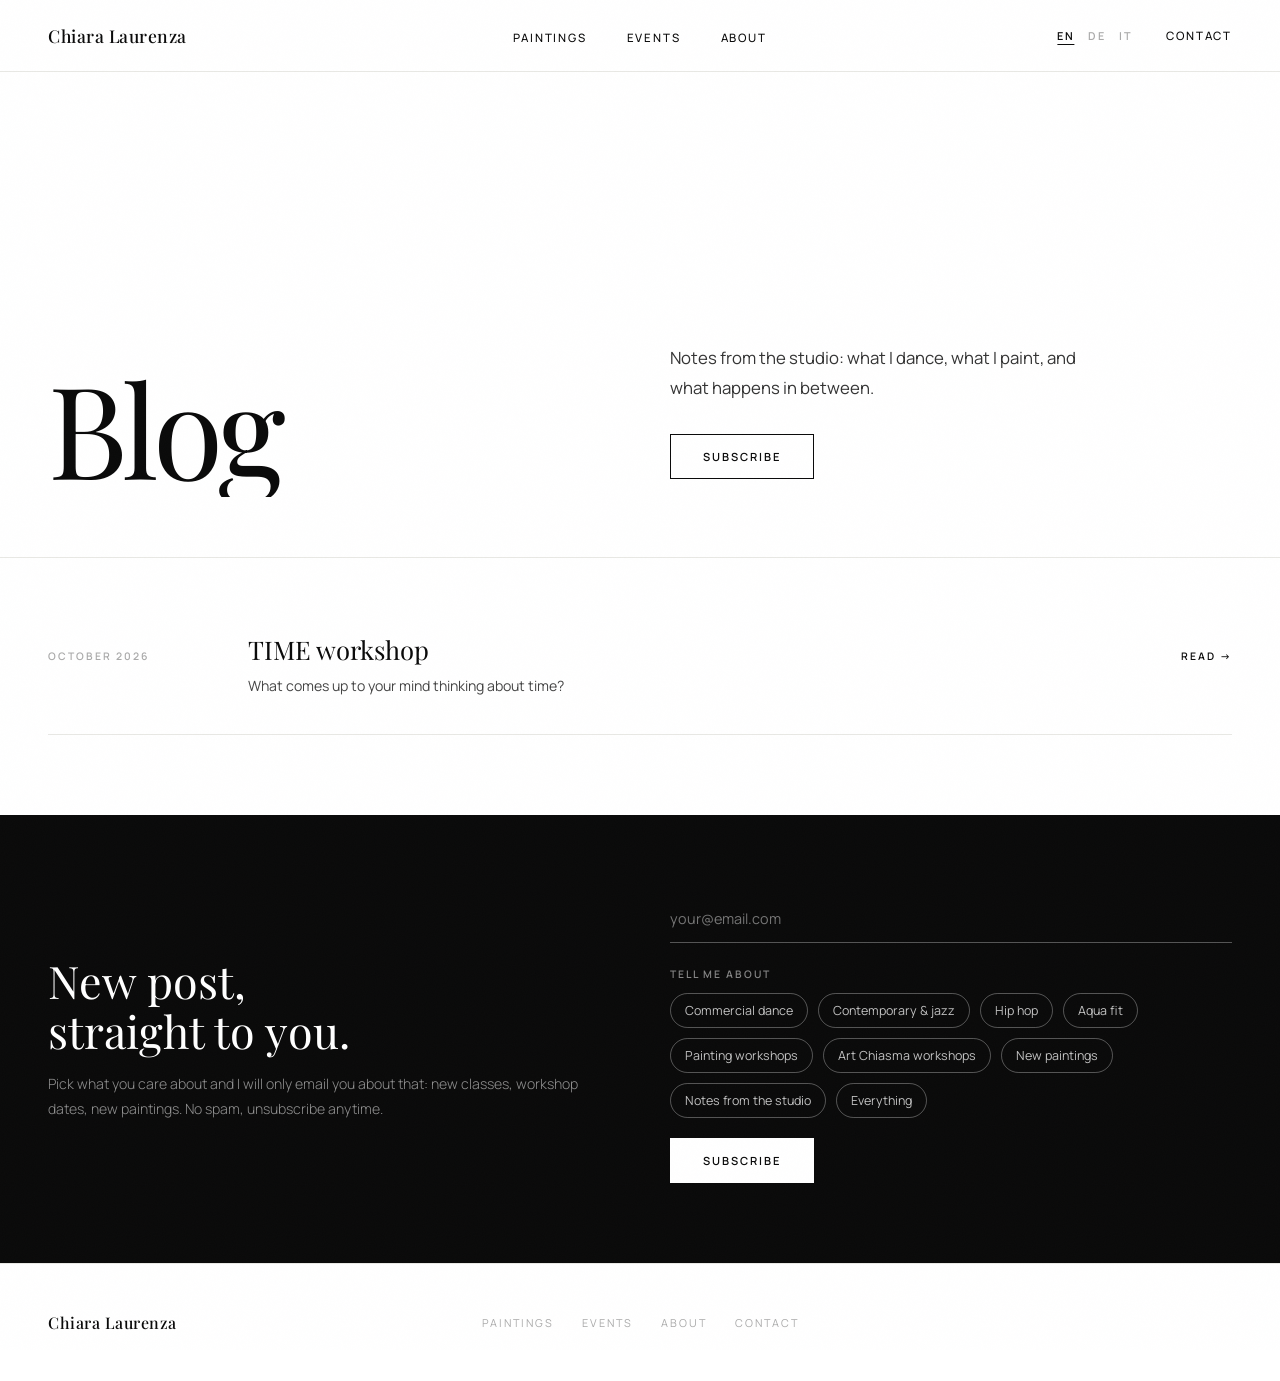
<file: blog.html>
<!DOCTYPE html>
<html lang="en">
<head>
  <meta charset="UTF-8"/>
  <meta name="viewport" content="width=device-width,initial-scale=1.0"/>
  <link rel="icon" href="favicon.ico" sizes="any"/>
  <link rel="icon" type="image/png" href="favicon-48.png"/>
  <link rel="apple-touch-icon" href="apple-touch-icon.png"/>
  <title>Blog · Chiara Laurenza</title>
  <meta name="description" content="Notes from the studio: what I dance, what I paint, and what happens in between."/>
  <meta property="og:type" content="website"/>
  <meta property="og:title" content="Blog · Chiara Laurenza"/>
  <meta property="og:description" content="Notes from the studio: what I dance, what I paint, and what happens in between."/>
  <meta property="og:url" content="https://chiaralaurenza.com/blog.html"/>
  <meta property="og:image" content="https://chiaralaurenza.com/images/portrait.jpg"/>
  <meta name="twitter:card" content="summary_large_image"/>
  <link href="https://fonts.googleapis.com/css2?family=Playfair+Display:ital,wght@0,400;0,500;0,700;1,400;1,500&family=Manrope:wght@300;400;500;600&display=swap" rel="stylesheet"/>
  <link rel="stylesheet" href="motion.css?v=5"/>
  <style>
  :root {
    --black:   #0A0A0A;
    --white:   #FFFFFF;
    --grey-1:  #F4F4F2;
    --grey-2:  #E8E8E4;
    --grey-3:  #AAAAAA;
    --red:     #C8102E;
    --teal:    #006D6D;
    --amber:   #C47A0A;
  }
  *, *::before, *::after { margin:0; padding:0; box-sizing:border-box; }
  html { scroll-behavior:smooth; font-size:16px; }
  body { font-family:'Manrope', sans-serif; background:var(--white); color:var(--black); -webkit-font-smoothing:antialiased; }

  /* ── NAV ── */
  nav {
    position:fixed; top:0; width:100%; z-index:300;
    height:72px; padding:0 48px;
    display:flex; align-items:center; justify-content:space-between;
    background:rgba(255,255,255,0.96); backdrop-filter:blur(16px);
    border-bottom:1px solid var(--grey-2);
  }
  .nav-logo {
    font-family:'Playfair Display', serif; font-weight:500;
    font-size:1.1rem; letter-spacing:0.5px; color:var(--black);
    text-decoration:none;
  }
  .nav-center {
    position:absolute; left:50%; transform:translateX(-50%);
    display:flex; gap:40px; list-style:none;
  }
  .nav-center a {
    font-size:0.72rem; font-weight:500; letter-spacing:1.8px;
    text-transform:uppercase; color:var(--black);
    text-decoration:none; transition:color 0.2s;
  }
  .nav-center a:hover, .nav-center a.active { color:var(--red); }
  .nav-right { font-size:0.72rem; font-weight:500; letter-spacing:1.8px; text-transform:uppercase; }
  .nav-right a { text-decoration:none; color:var(--black); transition:color 0.2s; }
  .nav-right a:hover { color:var(--red); }
  .nav-burger { display:none; flex-direction:column; gap:5px; background:none; border:none; cursor:pointer; }
  .nav-burger span { display:block; width:22px; height:1px; background:var(--black); }
  .mobile-menu {
    display:none; position:fixed; top:72px; left:0; right:0;
    background:var(--white); border-bottom:1px solid var(--grey-2);
    flex-direction:column; z-index:299; padding:20px 48px 32px;
    gap:4px;
  }
  .mobile-menu.open { display:flex; }
  .mobile-menu a {
    font-size:0.78rem; letter-spacing:2px; text-transform:uppercase;
    font-weight:500; color:var(--black); text-decoration:none;
    padding:13px 0; border-bottom:1px solid var(--grey-2);
  }

  /* ── SCROLL REVEAL ── */
  .reveal { opacity:0; transform:translateY(36px); transition:opacity 0.8s cubic-bezier(0.16,1,0.3,1), transform 0.8s cubic-bezier(0.16,1,0.3,1); }
  .reveal.from-left { transform:translateX(-36px); }
  .reveal.from-right { transform:translateX(36px); }
  .reveal.visible { opacity:1 !important; transform:none !important; }

  /* ── FOOTER ── */
  .site-footer {
    border-top:1px solid var(--grey-2);
    padding:48px 48px;
    display:grid; grid-template-columns:1fr auto 1fr;
    align-items:center; gap:24px;
  }
  .site-footer-logo { font-family:'Playfair Display', serif; font-size:1rem; font-weight:500; letter-spacing:0.5px; }
  .site-footer-links { display:flex; gap:28px; justify-content:center; }
  .site-footer-links a { font-size:0.68rem; letter-spacing:2px; text-transform:uppercase; color:var(--grey-3); text-decoration:none; transition:color 0.2s; }
  .site-footer-links a:hover { color:var(--black); }
  .site-footer-copy { font-size:0.68rem; color:var(--grey-3); letter-spacing:1px; text-align:right; }

  /* ── MODAL ── */
  .modal-overlay {
    display:none; position:fixed; inset:0; z-index:1000;
    background:rgba(10,10,10,0.6); backdrop-filter:blur(8px);
    align-items:center; justify-content:center; padding:24px;
  }
  .modal-overlay.active { display:flex; }
  .modal {
    background:var(--white); width:100%; max-width:560px;
    padding:56px 52px; position:relative; max-height:90vh; overflow-y:auto;
    animation:mIn 0.4s cubic-bezier(0.16,1,0.3,1);
  }
  @keyframes mIn { from{opacity:0;transform:translateY(24px)} to{opacity:1;transform:none} }
  .modal-close {
    position:absolute; top:20px; right:24px; background:none; border:none;
    font-size:0.65rem; letter-spacing:2px; text-transform:uppercase;
    font-weight:600; color:var(--grey-3); cursor:pointer; transition:color 0.2s;
  }
  .modal-close:hover { color:var(--black); }
  .modal-tag { font-size:0.65rem; letter-spacing:3px; text-transform:uppercase; font-weight:600; color:var(--red); margin-bottom:12px; }
  .modal h2 { font-family:'Playfair Display', serif; font-size:2rem; font-weight:400; margin-bottom:36px; line-height:1.2; }
  .form-row { display:grid; grid-template-columns:1fr 1fr; gap:20px; }
  .fg { margin-bottom:20px; }
  .fg label { display:block; font-size:0.62rem; letter-spacing:2px; text-transform:uppercase; font-weight:600; color:var(--grey-3); margin-bottom:8px; }
  .fg input, .fg select, .fg textarea {
    width:100%; padding:13px 0; border:none; border-bottom:1px solid var(--grey-2);
    background:transparent; font-family:'Manrope', sans-serif; font-size:0.88rem;
    color:var(--black); outline:none; transition:border-color 0.2s;
  }
  .fg input:focus, .fg select:focus, .fg textarea:focus { border-bottom-color:var(--black); }
  .fg input::placeholder, .fg textarea::placeholder { color:var(--grey-3); }
  .fg textarea { height:80px; resize:none; }
  .fg select option { background:white; }
  .modal-submit {
    margin-top:16px; background:var(--black); color:white;
    padding:16px 40px; border:none; font-family:'Manrope', sans-serif;
    font-size:0.7rem; font-weight:600; letter-spacing:2.5px;
    text-transform:uppercase; cursor:pointer; transition:background 0.25s;
  }
  .modal-submit:hover { background:#333; }
  .modal-success { display:none; margin-top:16px; font-size:0.75rem; letter-spacing:1px; text-transform:uppercase; color:var(--red); }

  @media(max-width:900px){
    nav { padding:0 24px; }
    .nav-center { display:none; }
    .nav-right { display:none; }
    .nav-burger { display:flex; }
    .mobile-menu { padding:20px 24px 28px; }
    .site-footer { grid-template-columns:1fr; text-align:center; padding:40px 24px; }
    .site-footer-copy { text-align:center; }
    .modal { padding:40px 24px; }
    .form-row { grid-template-columns:1fr; }
  }

  /* PAGE HERO */
  .page-hero {
    padding:160px 48px 80px;
    border-bottom:1px solid var(--grey-2);
    display:grid; grid-template-columns:1fr 1fr; gap:60px; align-items:flex-end;
  }
  .page-hero-left {}
  .page-hero-eyebrow { font-size:0.65rem; letter-spacing:3px; text-transform:uppercase; font-weight:600; color:var(--grey-3); margin-bottom:20px; }
  .page-hero h1 {
    font-family:'Playfair Display', serif; font-weight:400;
    font-size:clamp(3rem,7vw,7rem); line-height:0.95; letter-spacing:-2px;
  }
  .page-hero h1 em { font-style:italic; color:var(--grey-3); }
  .page-hero-right { padding-bottom:6px; }
  .page-hero-desc { font-size:0.92rem; line-height:1.85; color:#555; font-weight:300; max-width:400px; margin-bottom:32px; }
  .page-hero-cta { display:inline-block; }

  /* OFFER LIST */
  .offer-section { padding:80px 48px; border-bottom:1px solid var(--grey-2); }
  .offer-grid { display:grid; grid-template-columns:repeat(3,1fr); border-left:1px solid var(--grey-2); }
  .offer-item {
    padding:44px 36px; border-right:1px solid var(--grey-2);
    border-top:1px solid var(--grey-2);
    position:relative; overflow:hidden;
  }
  .offer-num { font-family:'Playfair Display', serif; font-size:3.5rem; font-weight:400; color:var(--grey-2); line-height:1; margin-bottom:20px; }
  .offer-item h3 { font-family:'Playfair Display', serif; font-size:1.35rem; font-weight:500; margin-bottom:12px; line-height:1.2; }
  .offer-item p { font-size:0.82rem; line-height:1.85; color:#666; margin-bottom:24px; font-weight:300; }
  .offer-tags { display:flex; flex-wrap:wrap; gap:6px; margin-bottom:28px; }
  .otag { font-size:0.62rem; letter-spacing:1.5px; text-transform:uppercase; font-weight:600; padding:4px 10px; border:1px solid; }
  .book-link {
    font-size:0.65rem; letter-spacing:2px; text-transform:uppercase; font-weight:600;
    background:none; border:none; cursor:pointer; color:var(--black);
    display:inline-flex; align-items:center; gap:8px; transition:gap 0.2s, color 0.2s;
    font-family:'Manrope',sans-serif;
  }
  .book-link::after { content:'→'; }
  .book-link:hover { gap:14px; }

  /* STYLE LIST */
  .styles-section { padding:80px 48px; background:var(--grey-1); }
  .styles-section h2 { font-family:'Playfair Display', serif; font-size:clamp(1.3rem,2.5vw,1.8rem); font-weight:400; margin-bottom:40px; border-bottom:1px solid var(--grey-2); padding-bottom:20px; }
  .styles-list {}
  .style-row {
    display:grid; grid-template-columns:200px 1fr;
    padding:32px 0; border-bottom:1px solid var(--grey-2);
    gap:40px; align-items:start;
  }
  .style-row:last-child { border-bottom:none; }
  .style-name { font-family:'Playfair Display', serif; font-size:1.25rem; font-weight:400; line-height:1.2; }
  .style-name em { font-style:italic; color:var(--grey-3); display:block; font-size:0.8rem; }
  .style-desc { font-size:0.85rem; line-height:1.9; color:#555; font-weight:300; }

  @media(max-width:900px){
    .page-hero { grid-template-columns:1fr; padding:130px 24px 64px; gap:36px; }
    .offer-section { padding:60px 24px; }
    .offer-grid { grid-template-columns:1fr; }
    .styles-section { padding:60px 24px; }
    .style-row { grid-template-columns:1fr; gap:10px; }
  }

  .btn {
    font-size:0.7rem; font-weight:600; letter-spacing:2px;
    text-transform:uppercase; padding:14px 32px;
    text-decoration:none; cursor:pointer; border:1px solid var(--black);
    font-family:'Manrope',sans-serif; transition:background 0.25s, color 0.25s;
    display:inline-block; background:transparent; color:var(--black);
  }
  .btn-outline { background:transparent; color:var(--black); }
  .btn-outline:hover { background:var(--black); color:var(--white); }
  .btn-fill { background:var(--black); color:var(--white); }
  .btn-fill:hover { background:#333; }

  /* BLOG */
  .post-list { padding:40px 48px 80px; }
  .post-row { display:grid; grid-template-columns:160px 1fr auto; gap:40px; padding:36px 0; border-bottom:1px solid var(--grey-2); text-decoration:none; color:var(--black); align-items:baseline; }
  .post-row:hover h3 { color:var(--red); }
  .post-date { font-size:0.65rem; letter-spacing:2px; text-transform:uppercase; font-weight:600; color:var(--grey-3); }
  .post-row h3 { font-family:'Playfair Display', serif; font-size:1.6rem; font-weight:400; line-height:1.2; margin-bottom:8px; transition:color 0.2s; }
  .post-row p { font-size:0.88rem; line-height:1.8; color:#666; font-weight:300; max-width:560px; }
  .post-more { font-size:0.65rem; letter-spacing:2px; text-transform:uppercase; font-weight:600; }
  .newsletter { padding:80px 48px; background:var(--black); color:white; display:grid; grid-template-columns:1fr 1fr; gap:60px; align-items:center; }
  .newsletter h2 { font-family:'Playfair Display', serif; font-size:clamp(2rem,3.5vw,3rem); font-weight:400; line-height:1.1; }
  .newsletter h2 em { font-style:italic; color:var(--grey-3); }
  .newsletter p { font-size:0.88rem; line-height:1.8; color:rgba(255,255,255,0.55); font-weight:300; margin-top:16px; }
  .nl-form { display:flex; gap:12px; flex-wrap:wrap; }
  .nl-form input { flex:1; min-width:200px; padding:14px 0; border:none; border-bottom:1px solid rgba(255,255,255,0.3); background:transparent; color:white; font-family:'Manrope',sans-serif; font-size:0.9rem; outline:none; }
  .nl-form input:focus { border-bottom-color:white; }
  .nl-form button { background:white; color:var(--black); border:1px solid white; }
  .nl-form button:hover { background:transparent; color:white; }
  .nl-note { width:100%; font-size:0.7rem; letter-spacing:1px; color:rgba(255,255,255,0.4); margin-top:8px; }
  @media(max-width:900px){ .post-list { padding:24px 24px 60px; } .post-row { grid-template-columns:1fr; gap:8px; } .newsletter { grid-template-columns:1fr; padding:60px 24px; gap:32px; } }
  .nav-right { display:flex; align-items:center; gap:28px; }
  .lang-switch { display:flex; gap:2px; }
  .lang-switch button { background:none; border:none; cursor:pointer; font-family:'Manrope',sans-serif; font-size:0.68rem; font-weight:600; letter-spacing:1.5px; color:var(--grey-3); padding:4px 6px; transition:color 0.2s; }
  .lang-switch button:hover, .lang-switch button.active { color:var(--black); }
  .lang-switch button.active { text-decoration:underline; text-underline-offset:4px; }
  .mobile-menu .lang-switch { padding:13px 0 0; }
  .mobile-menu .lang-switch button { font-size:0.78rem; padding:4px 12px 4px 0; }
</style>
  <link rel="stylesheet" href="pages.css?v=4"/>
</head>
<body>

<nav>
  <a href="index.html" class="nav-logo">Chiara Laurenza</a>
  <ul class="nav-center"><li><a href="art.html" class="">Paintings</a></li><li><a href="events.html" class="">Events</a></li><li><a href="about.html" class="">About</a></li></ul>
  <div class="nav-right"><div class="lang-switch" role="group" aria-label="Language"><button type="button" data-lang="en">EN</button><button type="button" data-lang="de">DE</button><button type="button" data-lang="it">IT</button></div><a href="index.html#contact">Contact</a></div>
  <button class="nav-burger" onclick="toggleMenu()"><span></span><span></span><span></span></button>
</nav>
<div class="mobile-menu" id="mob">
  <a href="art.html">Paintings</a><a href="events.html">Events</a><a href="about.html">About</a>
  <a href="index.html#contact">Contact</a>
  <div class="lang-switch" role="group" aria-label="Language"><button type="button" data-lang="en">EN</button><button type="button" data-lang="de">DE</button><button type="button" data-lang="it">IT</button></div>
</div>


<section class="page-hero">
  <div class="page-hero-left reveal from-left">
    <h1>Blog</h1>
  </div>
  <div class="page-hero-right reveal from-right" style="transition-delay:120ms">
    <p class="page-hero-desc">Notes from the studio: what I dance, what I paint, and what happens in between.</p>
    <a href="#newsletter" class="btn btn-outline page-hero-cta">Subscribe</a>
  </div>
</section>

<section class="post-list">
  <a class="post-row reveal" href="blog/2026-10-time-workshop.html">
    <span class="post-date">October 2026</span>
    <div>
      <h3>TIME workshop</h3>
      <p>What comes up to your mind thinking about time?</p>
    </div>
    <span class="post-more">Read &rarr;</span>
  </a>
</section>

<section class="newsletter" id="newsletter">
  <div class="reveal from-left">
    <h2>New post,<br/><em>straight to you.</em></h2>
    <p>Pick what you care about and I will only email you about that: new classes, workshop dates, new paintings. No spam, unsubscribe anytime.</p>
  </div>
  <form class="nl-form reveal from-right" onsubmit="handleNewsletter(event)">
    <input type="email" id="nl-email" placeholder="your@email.com" required aria-label="Email address">
    <fieldset class="nl-topics">
      <legend>Tell me about</legend>
      <label><input type="checkbox" name="topic" value="Commercial dance"> <span>Commercial dance</span></label>
      <label><input type="checkbox" name="topic" value="Contemporary &amp; jazz"> <span>Contemporary &amp; jazz</span></label>
      <label><input type="checkbox" name="topic" value="Hip hop"> <span>Hip hop</span></label>
      <label><input type="checkbox" name="topic" value="Aqua fit"> <span>Aqua fit</span></label>
      <label><input type="checkbox" name="topic" value="Painting workshops"> <span>Painting workshops</span></label>
      <label><input type="checkbox" name="topic" value="Art Chiasma workshops"> <span>Art Chiasma workshops</span></label>
      <label><input type="checkbox" name="topic" value="New paintings"> <span>New paintings</span></label>
      <label><input type="checkbox" name="topic" value="Notes from the studio"> <span>Notes from the studio</span></label>
      <label><input type="checkbox" name="topic" value="Everything" data-all> <span>Everything</span></label>
    </fieldset>
    <button class="btn" type="submit">Subscribe</button>
    <p class="nl-note" id="nl-ok" style="display:none" role="status"></p>
  </form>
</section>

<footer class="site-footer reveal">
  <span class="site-footer-logo">Chiara Laurenza</span>
  <div class="site-footer-links">
    <a href="art.html">Paintings</a>
    <a href="events.html">Events</a>
    <a href="about.html">About</a>
    <a href="index.html#contact">Contact</a>
  </div>
  <span class="site-footer-copy"></span>
</footer>

<div class="modal-overlay" id="modal-overlay" onclick="closeOut(event)">
  <div class="modal">
    <button class="modal-close" onclick="closeModal()">Close ×</button>
    <p class="modal-tag" id="m-tag">Booking</p>
    <h2 id="m-title">Book a Session</h2>
    <form onsubmit="submitModal(event)">
      <div class="form-row">
        <div class="fg"><label>First Name</label><input type="text" placeholder="Your name" required></div>
        <div class="fg"><label>Last Name</label><input type="text" placeholder="Your surname" required></div>
      </div>
      <div class="fg"><label>Email</label><input type="email" placeholder="you@email.com" required></div>
      <div class="fg"><label>Phone (optional)</label><input type="tel" placeholder="+49..."></div>
      <div class="fg"><label>Preferred Date</label><input type="date" required></div>
      <div class="fg"><label>Level</label>
        <select><option>Beginner</option><option>Some Experience</option><option>Intermediate</option><option>Advanced</option></select>
      </div>
      <div class="fg"><label>Message</label><textarea placeholder="Tell me about your goals..."></textarea></div>
      <button class="modal-submit" type="submit">Send Request</button>
      <p class="modal-success" id="m-success">Received. I will be in touch shortly.</p>
    </form>
  </div>
</div>


<script>
  function toggleMenu(){ document.getElementById('mob').classList.toggle('open'); }
  function openModal(tag, title){
    document.getElementById('m-tag').textContent = window.t ? t(tag) : tag;
    document.getElementById('m-title').textContent = window.t ? t(title) : title;
    document.getElementById('m-success').style.display='none';
    document.getElementById('modal-overlay').classList.add('active');
    document.body.style.overflow='hidden';
  }
  function closeModal(){ document.getElementById('modal-overlay').classList.remove('active'); document.body.style.overflow=''; }
  function closeOut(e){ if(e.target===document.getElementById('modal-overlay')) closeModal(); }
  function submitModal(e){ e.preventDefault(); document.getElementById('m-success').style.display='block'; setTimeout(closeModal,3000); }
  document.addEventListener('keydown', e=>{ if(e.key==='Escape') closeModal(); });
  const obs = new IntersectionObserver((entries)=>{
    entries.forEach(en=>{ if(en.isIntersecting){ en.target.classList.add('visible'); obs.unobserve(en.target); } });
  },{ threshold:0.08, rootMargin:'0px 0px -32px 0px' });
  // Small delay ensures layout is complete before observing
  requestAnimationFrame(() => {
    document.querySelectorAll('.reveal').forEach(el => {
      const rect = el.getBoundingClientRect();
      // If already in viewport on load, show immediately
      if (rect.top < window.innerHeight && rect.bottom > 0) {
        el.classList.add('visible');
      } else {
        obs.observe(el);
      }
    });
  });
</script>

<script src="i18n.js"></script>
<script src="motion.js?v=4"></script>
<script src="contact.js"></script>
</body>
</html>
</file>
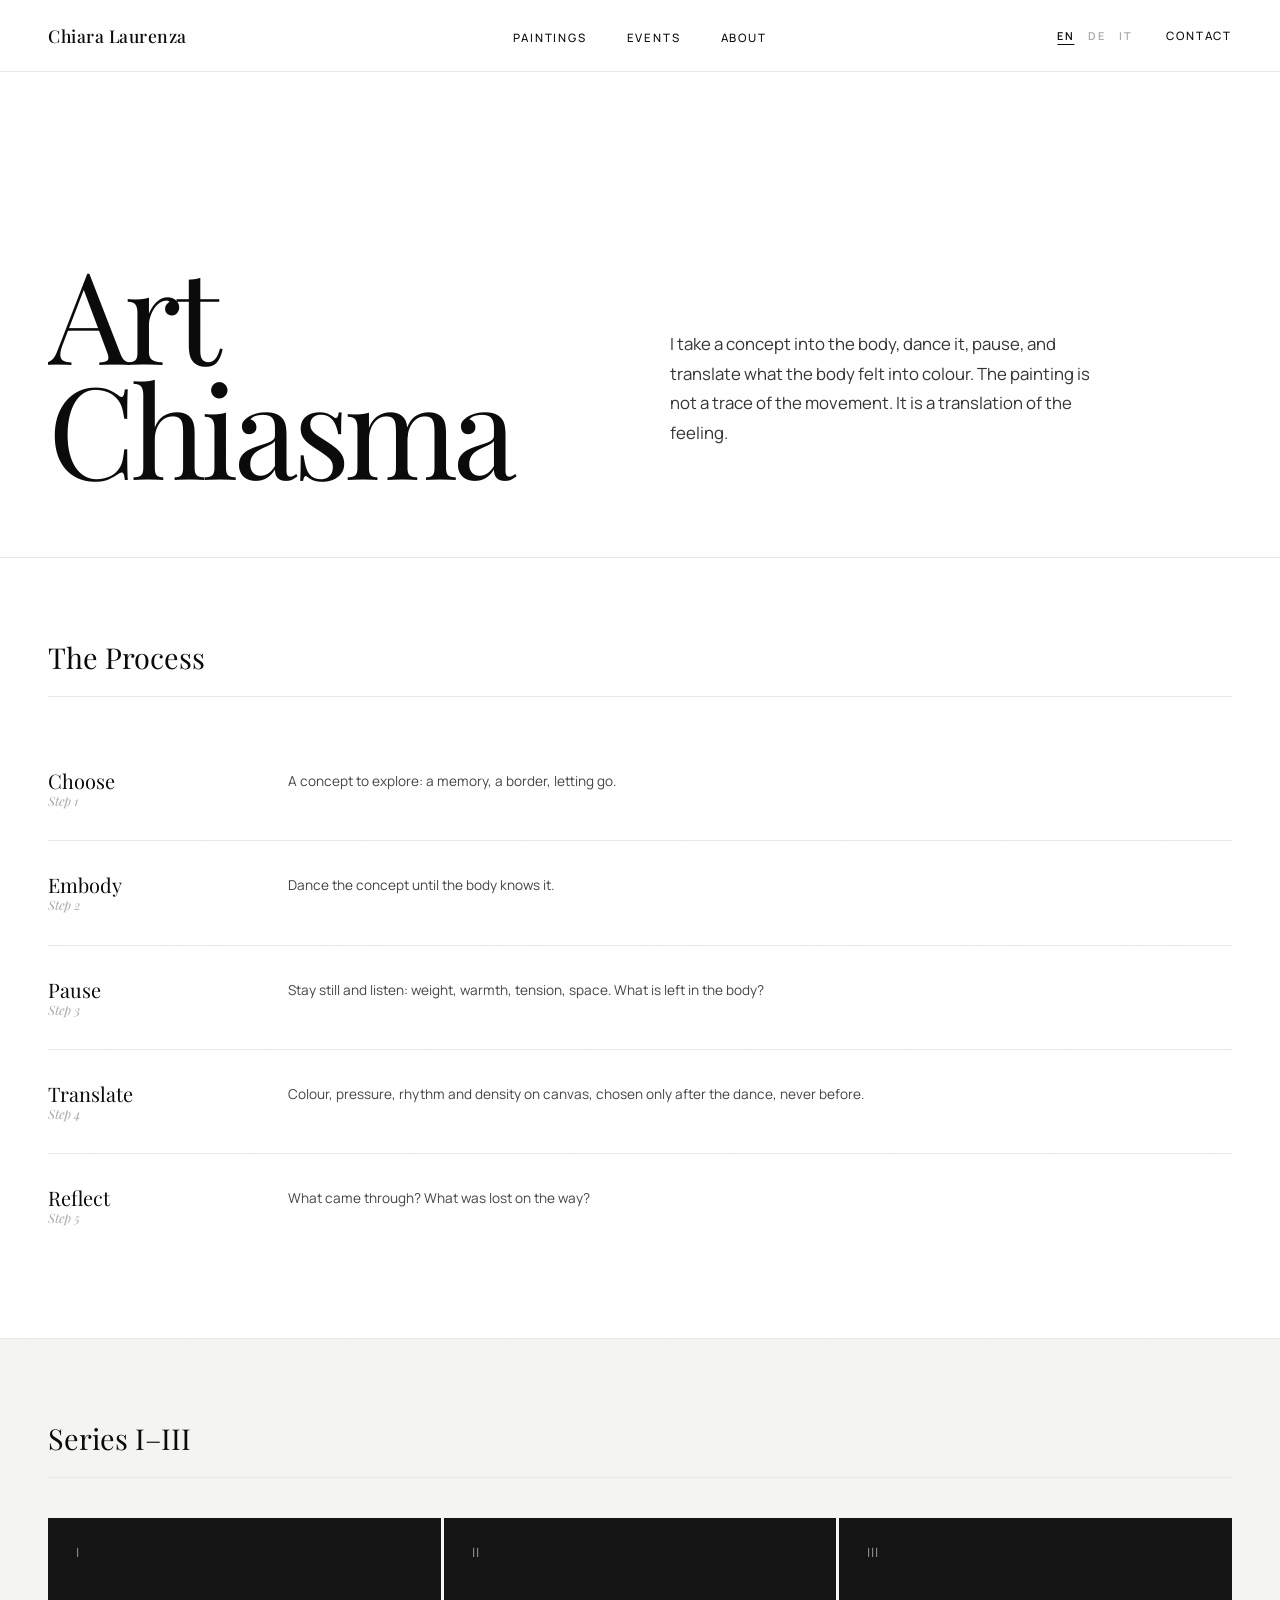
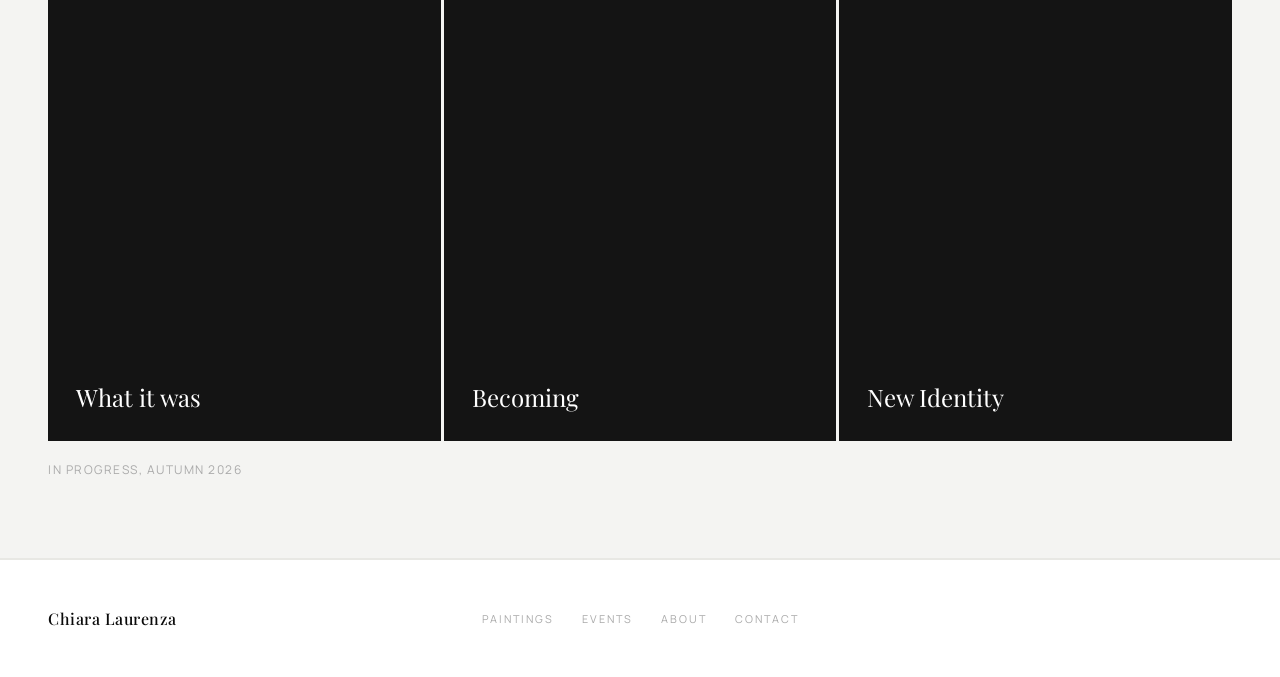
<file: dance-art.html>
<!DOCTYPE html>
<html lang="en">
<head>
  <meta charset="UTF-8"/>
  <meta name="robots" content="noindex"/>
  <meta name="viewport" content="width=device-width,initial-scale=1.0"/>
  <link rel="icon" href="favicon.ico" sizes="any"/>
  <link rel="icon" type="image/png" href="favicon-48.png"/>
  <link rel="apple-touch-icon" href="apple-touch-icon.png"/>
  <title>Art Chiasma · Chiara Laurenza</title>
  <meta name="description" content="I take a concept into the body, dance it, pause, and translate what the body felt into colour."/>
  <meta property="og:type" content="website"/>
  <meta property="og:title" content="Art Chiasma · Chiara Laurenza"/>
  <meta property="og:description" content="I take a concept into the body, dance it, pause, and translate what the body felt into colour."/>
  <meta property="og:url" content="https://chiaralaurenza.com/dance-art.html"/>
  <meta property="og:image" content="https://chiaralaurenza.com/images/portrait.jpg"/>
  <meta name="twitter:card" content="summary_large_image"/>
  <link href="https://fonts.googleapis.com/css2?family=Playfair+Display:ital,wght@0,400;0,500;0,700;1,400;1,500&family=Manrope:wght@300;400;500;600&display=swap" rel="stylesheet"/>
  <link rel="stylesheet" href="motion.css?v=5"/>
  <style>
  :root {
    --black:   #0A0A0A;
    --white:   #FFFFFF;
    --grey-1:  #F4F4F2;
    --grey-2:  #E8E8E4;
    --grey-3:  #AAAAAA;
    --red:     #C8102E;
    --teal:    #006D6D;
    --amber:   #C47A0A;
  }
  *, *::before, *::after { margin:0; padding:0; box-sizing:border-box; }
  html { scroll-behavior:smooth; font-size:16px; }
  body { font-family:'Manrope', sans-serif; background:var(--white); color:var(--black); -webkit-font-smoothing:antialiased; }

  /* ── NAV ── */
  nav {
    position:fixed; top:0; width:100%; z-index:300;
    height:72px; padding:0 48px;
    display:flex; align-items:center; justify-content:space-between;
    background:rgba(255,255,255,0.96); backdrop-filter:blur(16px);
    border-bottom:1px solid var(--grey-2);
  }
  .nav-logo {
    font-family:'Playfair Display', serif; font-weight:500;
    font-size:1.1rem; letter-spacing:0.5px; color:var(--black);
    text-decoration:none;
  }
  .nav-center {
    position:absolute; left:50%; transform:translateX(-50%);
    display:flex; gap:40px; list-style:none;
  }
  .nav-center a {
    font-size:0.72rem; font-weight:500; letter-spacing:1.8px;
    text-transform:uppercase; color:var(--black);
    text-decoration:none; transition:color 0.2s;
  }
  .nav-center a:hover, .nav-center a.active { color:var(--red); }
  .nav-right { font-size:0.72rem; font-weight:500; letter-spacing:1.8px; text-transform:uppercase; }
  .nav-right a { text-decoration:none; color:var(--black); transition:color 0.2s; }
  .nav-right a:hover { color:var(--red); }
  .nav-burger { display:none; flex-direction:column; gap:5px; background:none; border:none; cursor:pointer; }
  .nav-burger span { display:block; width:22px; height:1px; background:var(--black); }
  .mobile-menu {
    display:none; position:fixed; top:72px; left:0; right:0;
    background:var(--white); border-bottom:1px solid var(--grey-2);
    flex-direction:column; z-index:299; padding:20px 48px 32px;
    gap:4px;
  }
  .mobile-menu.open { display:flex; }
  .mobile-menu a {
    font-size:0.78rem; letter-spacing:2px; text-transform:uppercase;
    font-weight:500; color:var(--black); text-decoration:none;
    padding:13px 0; border-bottom:1px solid var(--grey-2);
  }

  /* ── SCROLL REVEAL ── */
  .reveal { opacity:0; transform:translateY(36px); transition:opacity 0.8s cubic-bezier(0.16,1,0.3,1), transform 0.8s cubic-bezier(0.16,1,0.3,1); }
  .reveal.from-left { transform:translateX(-36px); }
  .reveal.from-right { transform:translateX(36px); }
  .reveal.visible { opacity:1 !important; transform:none !important; }

  /* ── FOOTER ── */
  .site-footer {
    border-top:1px solid var(--grey-2);
    padding:48px 48px;
    display:grid; grid-template-columns:1fr auto 1fr;
    align-items:center; gap:24px;
  }
  .site-footer-logo { font-family:'Playfair Display', serif; font-size:1rem; font-weight:500; letter-spacing:0.5px; }
  .site-footer-links { display:flex; gap:28px; justify-content:center; }
  .site-footer-links a { font-size:0.68rem; letter-spacing:2px; text-transform:uppercase; color:var(--grey-3); text-decoration:none; transition:color 0.2s; }
  .site-footer-links a:hover { color:var(--black); }
  .site-footer-copy { font-size:0.68rem; color:var(--grey-3); letter-spacing:1px; text-align:right; }

  /* ── MODAL ── */
  .modal-overlay {
    display:none; position:fixed; inset:0; z-index:1000;
    background:rgba(10,10,10,0.6); backdrop-filter:blur(8px);
    align-items:center; justify-content:center; padding:24px;
  }
  .modal-overlay.active { display:flex; }
  .modal {
    background:var(--white); width:100%; max-width:560px;
    padding:56px 52px; position:relative; max-height:90vh; overflow-y:auto;
    animation:mIn 0.4s cubic-bezier(0.16,1,0.3,1);
  }
  @keyframes mIn { from{opacity:0;transform:translateY(24px)} to{opacity:1;transform:none} }
  .modal-close {
    position:absolute; top:20px; right:24px; background:none; border:none;
    font-size:0.65rem; letter-spacing:2px; text-transform:uppercase;
    font-weight:600; color:var(--grey-3); cursor:pointer; transition:color 0.2s;
  }
  .modal-close:hover { color:var(--black); }
  .modal-tag { font-size:0.65rem; letter-spacing:3px; text-transform:uppercase; font-weight:600; color:var(--red); margin-bottom:12px; }
  .modal h2 { font-family:'Playfair Display', serif; font-size:2rem; font-weight:400; margin-bottom:36px; line-height:1.2; }
  .form-row { display:grid; grid-template-columns:1fr 1fr; gap:20px; }
  .fg { margin-bottom:20px; }
  .fg label { display:block; font-size:0.62rem; letter-spacing:2px; text-transform:uppercase; font-weight:600; color:var(--grey-3); margin-bottom:8px; }
  .fg input, .fg select, .fg textarea {
    width:100%; padding:13px 0; border:none; border-bottom:1px solid var(--grey-2);
    background:transparent; font-family:'Manrope', sans-serif; font-size:0.88rem;
    color:var(--black); outline:none; transition:border-color 0.2s;
  }
  .fg input:focus, .fg select:focus, .fg textarea:focus { border-bottom-color:var(--black); }
  .fg input::placeholder, .fg textarea::placeholder { color:var(--grey-3); }
  .fg textarea { height:80px; resize:none; }
  .fg select option { background:white; }
  .modal-submit {
    margin-top:16px; background:var(--black); color:white;
    padding:16px 40px; border:none; font-family:'Manrope', sans-serif;
    font-size:0.7rem; font-weight:600; letter-spacing:2.5px;
    text-transform:uppercase; cursor:pointer; transition:background 0.25s;
  }
  .modal-submit:hover { background:#333; }
  .modal-success { display:none; margin-top:16px; font-size:0.75rem; letter-spacing:1px; text-transform:uppercase; color:var(--red); }

  @media(max-width:900px){
    nav { padding:0 24px; }
    .nav-center { display:none; }
    .nav-right { display:none; }
    .nav-burger { display:flex; }
    .mobile-menu { padding:20px 24px 28px; }
    .site-footer { grid-template-columns:1fr; text-align:center; padding:40px 24px; }
    .site-footer-copy { text-align:center; }
    .modal { padding:40px 24px; }
    .form-row { grid-template-columns:1fr; }
  }

  /* PAGE HERO */
  .page-hero {
    padding:160px 48px 80px;
    border-bottom:1px solid var(--grey-2);
    display:grid; grid-template-columns:1fr 1fr; gap:60px; align-items:flex-end;
  }
  .page-hero-left {}
  .page-hero-eyebrow { font-size:0.65rem; letter-spacing:3px; text-transform:uppercase; font-weight:600; color:var(--grey-3); margin-bottom:20px; }
  .page-hero h1 {
    font-family:'Playfair Display', serif; font-weight:400;
    font-size:clamp(3rem,7vw,7rem); line-height:0.95; letter-spacing:-2px;
  }
  .page-hero h1 em { font-style:italic; color:var(--grey-3); }
  .page-hero-right { padding-bottom:6px; }
  .page-hero-desc { font-size:0.92rem; line-height:1.85; color:#555; font-weight:300; max-width:400px; margin-bottom:32px; }
  .page-hero-cta { display:inline-block; }

  /* OFFER LIST */
  .offer-section { padding:80px 48px; border-bottom:1px solid var(--grey-2); }
  .offer-grid { display:grid; grid-template-columns:repeat(3,1fr); border-left:1px solid var(--grey-2); }
  .offer-item {
    padding:44px 36px; border-right:1px solid var(--grey-2);
    border-top:1px solid var(--grey-2);
    position:relative; overflow:hidden;
  }
  .offer-num { font-family:'Playfair Display', serif; font-size:3.5rem; font-weight:400; color:var(--grey-2); line-height:1; margin-bottom:20px; }
  .offer-item h3 { font-family:'Playfair Display', serif; font-size:1.35rem; font-weight:500; margin-bottom:12px; line-height:1.2; }
  .offer-item p { font-size:0.82rem; line-height:1.85; color:#666; margin-bottom:24px; font-weight:300; }
  .offer-tags { display:flex; flex-wrap:wrap; gap:6px; margin-bottom:28px; }
  .otag { font-size:0.62rem; letter-spacing:1.5px; text-transform:uppercase; font-weight:600; padding:4px 10px; border:1px solid; }
  .book-link {
    font-size:0.65rem; letter-spacing:2px; text-transform:uppercase; font-weight:600;
    background:none; border:none; cursor:pointer; color:var(--black);
    display:inline-flex; align-items:center; gap:8px; transition:gap 0.2s, color 0.2s;
    font-family:'Manrope',sans-serif;
  }
  .book-link::after { content:'→'; }
  .book-link:hover { gap:14px; }

  /* STYLE LIST */
  .styles-section { padding:80px 48px; background:var(--grey-1); }
  .styles-section h2 { font-family:'Playfair Display', serif; font-size:clamp(1.3rem,2.5vw,1.8rem); font-weight:400; margin-bottom:40px; border-bottom:1px solid var(--grey-2); padding-bottom:20px; }
  .styles-list {}
  .style-row {
    display:grid; grid-template-columns:200px 1fr;
    padding:32px 0; border-bottom:1px solid var(--grey-2);
    gap:40px; align-items:start;
  }
  .style-row:last-child { border-bottom:none; }
  .style-name { font-family:'Playfair Display', serif; font-size:1.25rem; font-weight:400; line-height:1.2; }
  .style-name em { font-style:italic; color:var(--grey-3); display:block; font-size:0.8rem; }
  .style-desc { font-size:0.85rem; line-height:1.9; color:#555; font-weight:300; }

  @media(max-width:900px){
    .page-hero { grid-template-columns:1fr; padding:130px 24px 64px; gap:36px; }
    .offer-section { padding:60px 24px; }
    .offer-grid { grid-template-columns:1fr; }
    .styles-section { padding:60px 24px; }
    .style-row { grid-template-columns:1fr; gap:10px; }
  }

  .btn {
    font-size:0.7rem; font-weight:600; letter-spacing:2px;
    text-transform:uppercase; padding:14px 32px;
    text-decoration:none; cursor:pointer; border:1px solid var(--black);
    font-family:'Manrope',sans-serif; transition:background 0.25s, color 0.25s;
    display:inline-block; background:transparent; color:var(--black);
  }
  .btn-outline { background:transparent; color:var(--black); }
  .btn-outline:hover { background:var(--black); color:var(--white); }
  .btn-fill { background:var(--black); color:var(--white); }
  .btn-fill:hover { background:#333; }

  /* DANCE & ART */
  .steps-section { padding:80px 48px; border-bottom:1px solid var(--grey-2); }
  .steps-section h2, .series-section h2, .ws-section h2 { font-family:'Playfair Display', serif; font-size:clamp(1.3rem,2.5vw,1.8rem); font-weight:400; margin-bottom:40px; border-bottom:1px solid var(--grey-2); padding-bottom:20px; }
  .series-section { padding:80px 48px; background:var(--grey-1); border-bottom:1px solid var(--grey-2); }
  .series-grid { display:grid; grid-template-columns:repeat(3,1fr); gap:3px; }
  .series-item { aspect-ratio:3/4; position:relative; overflow:hidden; }
  .series-item .work-item-overlay { position:absolute; inset:0; background:linear-gradient(to top, rgba(0,0,0,0.65) 0%, rgba(0,0,0,0.05) 60%); display:flex; flex-direction:column; justify-content:flex-end; padding:20px; }
  .series-item .lbl { font-size:0.58rem; letter-spacing:3px; text-transform:uppercase; font-weight:600; color:rgba(255,255,255,0.6); margin-bottom:4px; }
  .series-item .ttl { font-family:'Playfair Display', serif; font-size:1.2rem; color:white; }
  .series-note { margin-top:20px; font-size:0.75rem; letter-spacing:1.5px; text-transform:uppercase; color:var(--grey-3); }
  .ws-section { padding:80px 48px; }
  @media(max-width:900px){ .steps-section,.series-section,.ws-section { padding:60px 24px; } .series-grid { grid-template-columns:1fr; } }
  .nav-right { display:flex; align-items:center; gap:28px; }
  .lang-switch { display:flex; gap:2px; }
  .lang-switch button { background:none; border:none; cursor:pointer; font-family:'Manrope',sans-serif; font-size:0.68rem; font-weight:600; letter-spacing:1.5px; color:var(--grey-3); padding:4px 6px; transition:color 0.2s; }
  .lang-switch button:hover, .lang-switch button.active { color:var(--black); }
  .lang-switch button.active { text-decoration:underline; text-underline-offset:4px; }
  .mobile-menu .lang-switch { padding:13px 0 0; }
  .mobile-menu .lang-switch button { font-size:0.78rem; padding:4px 12px 4px 0; }

  /* FAQ */
  .faq-section { padding:80px 48px; border-top:1px solid var(--grey-2); }
  .faq-section h2 { font-family:'Playfair Display', serif; font-size:clamp(1.3rem,2.5vw,1.8rem); font-weight:400; margin-bottom:24px; border-bottom:1px solid var(--grey-2); padding-bottom:20px; }
  .faq-list { max-width:860px; }
  .faq-item { border-bottom:1px solid var(--grey-2); }
  .faq-item summary { list-style:none; cursor:pointer; padding:26px 40px 26px 0; position:relative; font-family:'Playfair Display', serif; font-size:1.2rem; line-height:1.35; }
  .faq-item summary::-webkit-details-marker { display:none; }
  .faq-item summary::after { content:'+'; position:absolute; right:4px; top:22px; font-family:'Manrope',sans-serif; font-size:1.3rem; font-weight:300; color:var(--grey-3); transition:transform 0.3s; }
  .faq-item[open] summary::after { transform:rotate(45deg); color:var(--red); }
  .faq-item summary:hover { color:var(--red); }
  .faq-item p { padding:0 40px 28px 0; font-size:0.92rem; line-height:1.9; color:#555; font-weight:300; max-width:680px; }
  .ask { margin-top:72px; display:grid; grid-template-columns:1fr 1.2fr; gap:60px; align-items:start; background:var(--grey-1); padding:48px; }
  .ask h3 { font-family:'Playfair Display', serif; font-size:1.6rem; font-weight:400; margin-bottom:14px; }
  .ask p { font-size:0.9rem; line-height:1.85; color:#666; font-weight:300; }
  .ask-form { display:flex; flex-direction:column; gap:14px; align-items:flex-start; }
  .ask-label { font-size:0.62rem; letter-spacing:2px; text-transform:uppercase; font-weight:600; color:var(--grey-3); }
  .ask-form textarea { width:100%; min-height:110px; padding:12px 0; border:none; border-bottom:1px solid var(--grey-3); background:transparent; font-family:'Manrope',sans-serif; font-size:0.95rem; resize:vertical; outline:none; }
  .ask-form textarea:focus { border-bottom-color:var(--black); }
  .ask-note { font-size:0.72rem; letter-spacing:1px; text-transform:uppercase; color:var(--red); }
  @media(max-width:900px){ .faq-section { padding:60px 24px; } .ask { grid-template-columns:1fr; gap:24px; padding:32px 24px; } }
</style>
  <link rel="stylesheet" href="pages.css?v=4"/>
</head>
<body>

<nav>
  <a href="index.html" class="nav-logo">Chiara Laurenza</a>
  <ul class="nav-center"><li><a href="art.html" class="">Paintings</a></li><li><a href="events.html" class="">Events</a></li><li><a href="about.html" class="">About</a></li></ul>
  <div class="nav-right"><div class="lang-switch" role="group" aria-label="Language"><button type="button" data-lang="en">EN</button><button type="button" data-lang="de">DE</button><button type="button" data-lang="it">IT</button></div><a href="index.html#contact">Contact</a></div>
  <button class="nav-burger" onclick="toggleMenu()"><span></span><span></span><span></span></button>
</nav>
<div class="mobile-menu" id="mob">
  <a href="art.html">Paintings</a><a href="events.html">Events</a><a href="about.html">About</a>
  <a href="index.html#contact">Contact</a>
  <div class="lang-switch" role="group" aria-label="Language"><button type="button" data-lang="en">EN</button><button type="button" data-lang="de">DE</button><button type="button" data-lang="it">IT</button></div>
</div>


<section class="page-hero">
  <div class="page-hero-left reveal from-left">
    <h1>Art<br/><em>Chiasma</em></h1>
  </div>
  <div class="page-hero-right reveal from-right" style="transition-delay:120ms">
    <p class="page-hero-desc">I take a concept into the body, dance it, pause, and translate what the body felt into colour. The painting is not a trace of the movement. It is a translation of the feeling.</p>
    <!-- Book Now hidden while Art Chiasma is in progress -->
  </div>
</section>

<section class="steps-section">
  <h2 class="reveal">The Process</h2>
  <div class="styles-list">
    <div class="style-row reveal">
      <div class="style-name">Choose<em>Step 1</em></div>
      <div class="style-desc">A concept to explore: a memory, a border, letting go.</div>
    </div>
    <div class="style-row reveal" style="transition-delay:60ms">
      <div class="style-name">Embody<em>Step 2</em></div>
      <div class="style-desc">Dance the concept until the body knows it.</div>
    </div>
    <div class="style-row reveal" style="transition-delay:120ms">
      <div class="style-name">Pause<em>Step 3</em></div>
      <div class="style-desc">Stay still and listen: weight, warmth, tension, space. What is left in the body?</div>
    </div>
    <div class="style-row reveal" style="transition-delay:180ms">
      <div class="style-name">Translate<em>Step 4</em></div>
      <div class="style-desc">Colour, pressure, rhythm and density on canvas, chosen only after the dance, never before.</div>
    </div>
    <div class="style-row reveal" style="transition-delay:240ms">
      <div class="style-name">Reflect<em>Step 5</em></div>
      <div class="style-desc">What came through? What was lost on the way?</div>
    </div>
  </div>
</section>

<section class="series-section">
  <h2 class="reveal">Series I–III</h2>
  <div class="series-grid">
    <div class="series-item reveal"><div class="work-item-bg bg-art-1" style="position:absolute;inset:0"></div><div class="work-item-overlay"><span class="lbl">I</span><span class="ttl">What it was</span></div></div>
    <div class="series-item reveal" style="transition-delay:100ms"><div class="work-item-bg bg-dance-1" style="position:absolute;inset:0"></div><div class="work-item-overlay"><span class="lbl">II</span><span class="ttl">Becoming</span></div></div>
    <div class="series-item reveal" style="transition-delay:200ms"><div class="work-item-bg bg-yoga-1" style="position:absolute;inset:0"></div><div class="work-item-overlay"><span class="lbl">III</span><span class="ttl">New Identity</span></div></div>
  </div>
  <p class="series-note">In progress, autumn 2026</p>
</section>

<!-- Hidden while Art Chiasma is in progress; remove "hidden" to show again. -->
<section class="offer-section" hidden>
  <div class="offer-grid">
    <div class="offer-item reveal" style="transition-delay:0ms">
      <div class="offer-num">01</div>
      <h3>For Professionals</h3>
      <p>For dancers, painters and movement artists. Work with your own material, go deeper into the process, and take the method into your practice.</p>
      <div class="offer-tags">
        <span class="otag" style="border-color:var(--red);color:var(--red)">Dancers &amp; Artists</span>
        <span class="otag" style="border-color:var(--red);color:var(--red)">Intensive</span>
      </div>
      <button class="book-link" style="color:var(--red)" onclick="openModal('Art Chiasma','For Professionals')">Enquire</button>
    </div>
    <div class="offer-item reveal" style="transition-delay:120ms">
      <div class="offer-num">02</div>
      <h3>Small Groups</h3>
      <p>For anyone who is curious. We move, pause and paint together in a small group. No dance or painting experience needed.</p>
      <div class="offer-tags">
        <span class="otag" style="border-color:var(--red);color:var(--red)">Small Group</span>
        <span class="otag" style="border-color:var(--red);color:var(--red)">No Experience Needed</span>
      </div>
      <button class="book-link" style="color:var(--red)" onclick="openModal('Art Chiasma','Small Groups')">Book Workshop</button>
    </div>
    <div class="offer-item reveal" style="transition-delay:240ms">
      <div class="offer-num">03</div>
      <h3>Companies</h3>
      <p>Out of the head, into the body: a creative session for teams, as a workshop or as part of an event.</p>
      <div class="offer-tags">
        <span class="otag" style="border-color:var(--red);color:var(--red)">Teams</span>
        <span class="otag" style="border-color:var(--red);color:var(--red)">On Request</span>
      </div>
      <button class="book-link" style="color:var(--red)" onclick="openModal('Art Chiasma','Companies')">Enquire</button>
    </div>
  </div>
</section>

<section class="faq-section" id="faq" hidden>
  <h2 class="reveal">Questions</h2>
  <div class="faq-list">
    <details class="faq-item reveal">
      <summary>Do I need dance or painting experience?</summary>
      <p>No. The workshops are made for curious people, not for experts. We start gently, and there is no right or wrong movement or colour.</p>
    </details>
    <details class="faq-item reveal">
      <summary>What should I wear and bring?</summary>
      <p>Comfortable clothes you can move in and that may get a little paint on them. All painting materials are provided.</p>
    </details>
    <details class="faq-item reveal">
      <summary>How much does a workshop cost?</summary>
      <p>Prices are listed with each date on the Events page. For companies and private groups, I make an individual offer.</p>
    </details>
    <details class="faq-item reveal">
      <summary>Where do the workshops take place?</summary>
      <p>In studios and partner cafés in Munich. The exact location is shown with each date.</p>
    </details>
    <details class="faq-item reveal">
      <summary>Do I have to show my dance or painting to others?</summary>
      <p>Only if you want to. Nobody is watched or judged. At the end we sit together over tea or coffee, and you can share as much or as little as you like.</p>
    </details>
    <details class="faq-item reveal">
      <summary>Can I take my painting home?</summary>
      <p>Yes, your painting is yours to keep.</p>
    </details>
    <details class="faq-item reveal">
      <summary>How big are the groups?</summary>
      <p>Small, so there is space for everyone to move and paint.</p>
    </details>
    <details class="faq-item reveal">
      <summary>Which language are the workshops in?</summary>
      <p>German, English or Italian, whatever the group needs.</p>
    </details>
    <details class="faq-item reveal">
      <summary>Can I book a workshop for my team or a private group?</summary>
      <p>Yes. Write to me with your idea, the size of the group and a possible date, and I will send you an offer.</p>
    </details>
  </div>

  <div class="ask reveal">
    <div>
      <h3>Didn&rsquo;t find your answer?</h3>
      <p>Ask me anything, anonymously. No name, no email needed. I read every question and add the answers here.</p>
    </div>
    <form class="ask-form" onsubmit="handleQuestion(event)">
      <label for="ask-q" class="ask-label">Your question</label>
      <textarea id="ask-q" required placeholder="e.g. Can I come alone?"></textarea>
      <button class="btn btn-fill" type="submit">Send Question</button>
      <p class="ask-note" id="ask-status" style="display:none"></p>
    </form>
  </div>
</section>

<footer class="site-footer reveal">
  <span class="site-footer-logo">Chiara Laurenza</span>
  <div class="site-footer-links">
    <a href="art.html">Paintings</a>
    <a href="events.html">Events</a>
    <a href="about.html">About</a>
    <a href="index.html#contact">Contact</a>
  </div>
  <span class="site-footer-copy"></span>
</footer>

<div class="modal-overlay" id="modal-overlay" onclick="closeOut(event)">
  <div class="modal">
    <button class="modal-close" onclick="closeModal()">Close ×</button>
    <p class="modal-tag" id="m-tag">Booking</p>
    <h2 id="m-title">Book a Session</h2>
    <form onsubmit="submitModal(event)">
      <div class="form-row">
        <div class="fg"><label>First Name</label><input type="text" placeholder="Your name" required></div>
        <div class="fg"><label>Last Name</label><input type="text" placeholder="Your surname" required></div>
      </div>
      <div class="fg"><label>Email</label><input type="email" placeholder="you@email.com" required></div>
      <div class="fg"><label>Phone (optional)</label><input type="tel" placeholder="+49..."></div>
      <div class="fg"><label>Preferred Date</label><input type="date" required></div>
      <div class="fg"><label>Level</label>
        <select><option>Beginner</option><option>Some Experience</option><option>Intermediate</option><option>Advanced</option></select>
      </div>
      <div class="fg"><label>Message</label><textarea placeholder="Tell me about your goals..."></textarea></div>
      <button class="modal-submit" type="submit">Send Request</button>
      <p class="modal-success" id="m-success">Received. I will be in touch shortly.</p>
    </form>
  </div>
</div>


<script>
  function toggleMenu(){ document.getElementById('mob').classList.toggle('open'); }
  function openModal(tag, title){
    document.getElementById('m-tag').textContent = window.t ? t(tag) : tag;
    document.getElementById('m-title').textContent = window.t ? t(title) : title;
    document.getElementById('m-success').style.display='none';
    document.getElementById('modal-overlay').classList.add('active');
    document.body.style.overflow='hidden';
  }
  function closeModal(){ document.getElementById('modal-overlay').classList.remove('active'); document.body.style.overflow=''; }
  function closeOut(e){ if(e.target===document.getElementById('modal-overlay')) closeModal(); }
  function submitModal(e){ e.preventDefault(); document.getElementById('m-success').style.display='block'; setTimeout(closeModal,3000); }
  document.addEventListener('keydown', e=>{ if(e.key==='Escape') closeModal(); });
  const obs = new IntersectionObserver((entries)=>{
    entries.forEach(en=>{ if(en.isIntersecting){ en.target.classList.add('visible'); obs.unobserve(en.target); } });
  },{ threshold:0.08, rootMargin:'0px 0px -32px 0px' });
  // Small delay ensures layout is complete before observing
  requestAnimationFrame(() => {
    document.querySelectorAll('.reveal').forEach(el => {
      const rect = el.getBoundingClientRect();
      // If already in viewport on load, show immediately
      if (rect.top < window.innerHeight && rect.bottom > 0) {
        el.classList.add('visible');
      } else {
        obs.observe(el);
      }
    });
  });
</script>

<script src="i18n.js"></script>
<script src="motion.js?v=4"></script>
<script src="contact.js"></script>
</body>
</html>
</file>
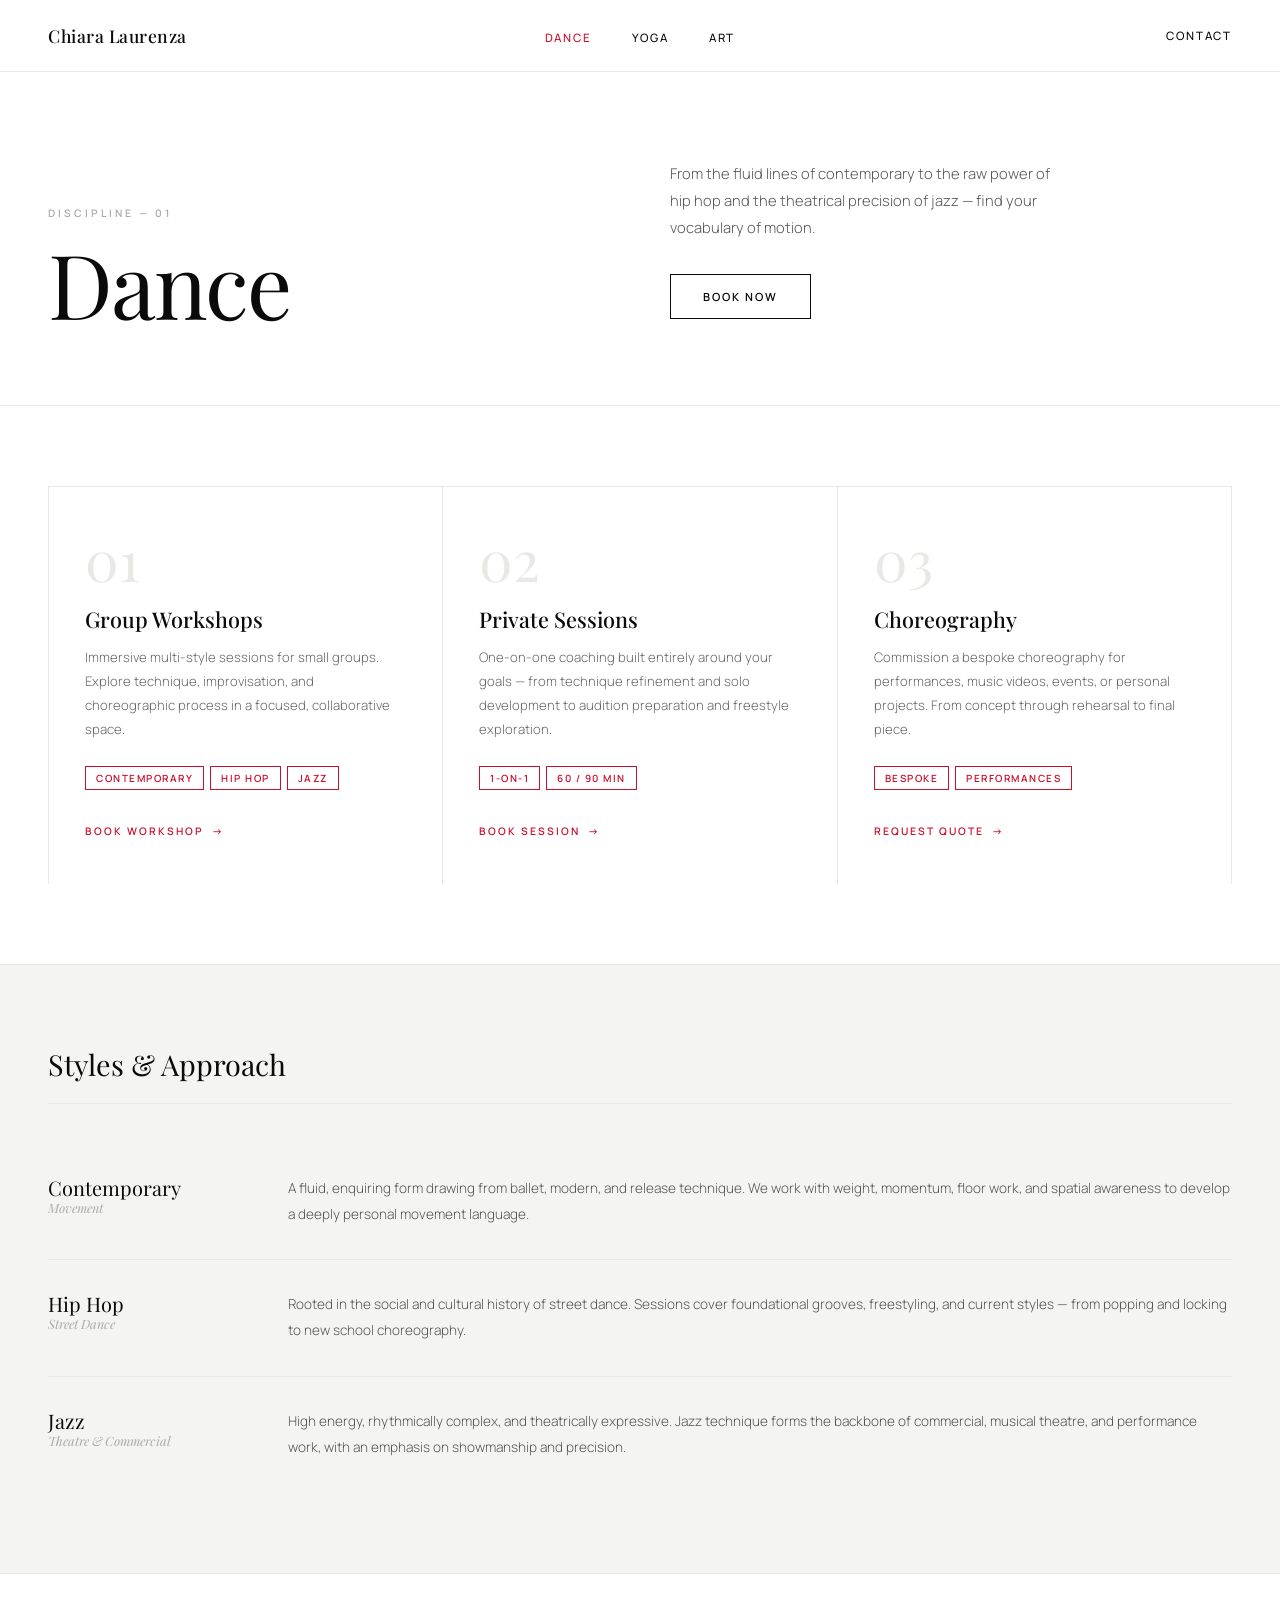
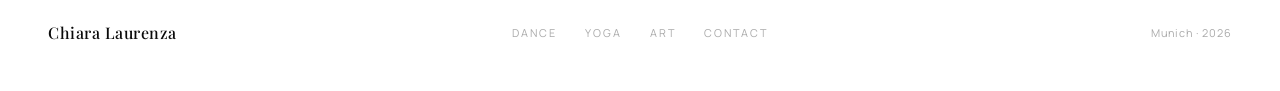
<file: dance.html>
<!DOCTYPE html>
<html lang="en">
<head>
  <meta charset="UTF-8"/>
  <meta name="viewport" content="width=device-width,initial-scale=1.0"/>
  <title>Dance — Chiara Laurenza</title>
  <link href="https://fonts.googleapis.com/css2?family=Playfair+Display:ital,wght@0,400;0,500;0,700;1,400;1,500&family=Manrope:wght@300;400;500;600&display=swap" rel="stylesheet"/>
  <style>
  :root {
    --black:   #0A0A0A;
    --white:   #FFFFFF;
    --grey-1:  #F4F4F2;
    --grey-2:  #E8E8E4;
    --grey-3:  #AAAAAA;
    --red:     #C8102E;
    --teal:    #006D6D;
    --amber:   #C47A0A;
  }
  *, *::before, *::after { margin:0; padding:0; box-sizing:border-box; }
  html { scroll-behavior:smooth; font-size:16px; }
  body { font-family:'Manrope', sans-serif; background:var(--white); color:var(--black); -webkit-font-smoothing:antialiased; }

  /* ── NAV ── */
  nav {
    position:fixed; top:0; width:100%; z-index:300;
    height:72px; padding:0 48px;
    display:flex; align-items:center; justify-content:space-between;
    background:rgba(255,255,255,0.96); backdrop-filter:blur(16px);
    border-bottom:1px solid var(--grey-2);
  }
  .nav-logo {
    font-family:'Playfair Display', serif; font-weight:500;
    font-size:1.1rem; letter-spacing:0.5px; color:var(--black);
    text-decoration:none;
  }
  .nav-center {
    position:absolute; left:50%; transform:translateX(-50%);
    display:flex; gap:40px; list-style:none;
  }
  .nav-center a {
    font-size:0.72rem; font-weight:500; letter-spacing:1.8px;
    text-transform:uppercase; color:var(--black);
    text-decoration:none; transition:color 0.2s;
  }
  .nav-center a:hover, .nav-center a.active { color:var(--red); }
  .nav-right { font-size:0.72rem; font-weight:500; letter-spacing:1.8px; text-transform:uppercase; }
  .nav-right a { text-decoration:none; color:var(--black); transition:color 0.2s; }
  .nav-right a:hover { color:var(--red); }
  .nav-burger { display:none; flex-direction:column; gap:5px; background:none; border:none; cursor:pointer; }
  .nav-burger span { display:block; width:22px; height:1px; background:var(--black); }
  .mobile-menu {
    display:none; position:fixed; top:72px; left:0; right:0;
    background:var(--white); border-bottom:1px solid var(--grey-2);
    flex-direction:column; z-index:299; padding:20px 48px 32px;
    gap:4px;
  }
  .mobile-menu.open { display:flex; }
  .mobile-menu a {
    font-size:0.78rem; letter-spacing:2px; text-transform:uppercase;
    font-weight:500; color:var(--black); text-decoration:none;
    padding:13px 0; border-bottom:1px solid var(--grey-2);
  }

  /* ── SCROLL REVEAL ── */
  .reveal { opacity:0; transform:translateY(36px); transition:opacity 0.8s cubic-bezier(0.16,1,0.3,1), transform 0.8s cubic-bezier(0.16,1,0.3,1); }
  .reveal.from-left { transform:translateX(-36px); }
  .reveal.from-right { transform:translateX(36px); }
  .reveal.visible { opacity:1 !important; transform:none !important; }

  /* ── FOOTER ── */
  .site-footer {
    border-top:1px solid var(--grey-2);
    padding:48px 48px;
    display:grid; grid-template-columns:1fr auto 1fr;
    align-items:center; gap:24px;
  }
  .site-footer-logo { font-family:'Playfair Display', serif; font-size:1rem; font-weight:500; letter-spacing:0.5px; }
  .site-footer-links { display:flex; gap:28px; justify-content:center; }
  .site-footer-links a { font-size:0.68rem; letter-spacing:2px; text-transform:uppercase; color:var(--grey-3); text-decoration:none; transition:color 0.2s; }
  .site-footer-links a:hover { color:var(--black); }
  .site-footer-copy { font-size:0.68rem; color:var(--grey-3); letter-spacing:1px; text-align:right; }

  /* ── MODAL ── */
  .modal-overlay {
    display:none; position:fixed; inset:0; z-index:1000;
    background:rgba(10,10,10,0.6); backdrop-filter:blur(8px);
    align-items:center; justify-content:center; padding:24px;
  }
  .modal-overlay.active { display:flex; }
  .modal {
    background:var(--white); width:100%; max-width:560px;
    padding:56px 52px; position:relative; max-height:90vh; overflow-y:auto;
    animation:mIn 0.4s cubic-bezier(0.16,1,0.3,1);
  }
  @keyframes mIn { from{opacity:0;transform:translateY(24px)} to{opacity:1;transform:none} }
  .modal-close {
    position:absolute; top:20px; right:24px; background:none; border:none;
    font-size:0.65rem; letter-spacing:2px; text-transform:uppercase;
    font-weight:600; color:var(--grey-3); cursor:pointer; transition:color 0.2s;
  }
  .modal-close:hover { color:var(--black); }
  .modal-tag { font-size:0.65rem; letter-spacing:3px; text-transform:uppercase; font-weight:600; color:var(--red); margin-bottom:12px; }
  .modal h2 { font-family:'Playfair Display', serif; font-size:2rem; font-weight:400; margin-bottom:36px; line-height:1.2; }
  .form-row { display:grid; grid-template-columns:1fr 1fr; gap:20px; }
  .fg { margin-bottom:20px; }
  .fg label { display:block; font-size:0.62rem; letter-spacing:2px; text-transform:uppercase; font-weight:600; color:var(--grey-3); margin-bottom:8px; }
  .fg input, .fg select, .fg textarea {
    width:100%; padding:13px 0; border:none; border-bottom:1px solid var(--grey-2);
    background:transparent; font-family:'Manrope', sans-serif; font-size:0.88rem;
    color:var(--black); outline:none; transition:border-color 0.2s;
  }
  .fg input:focus, .fg select:focus, .fg textarea:focus { border-bottom-color:var(--black); }
  .fg input::placeholder, .fg textarea::placeholder { color:var(--grey-3); }
  .fg textarea { height:80px; resize:none; }
  .fg select option { background:white; }
  .modal-submit {
    margin-top:16px; background:var(--black); color:white;
    padding:16px 40px; border:none; font-family:'Manrope', sans-serif;
    font-size:0.7rem; font-weight:600; letter-spacing:2.5px;
    text-transform:uppercase; cursor:pointer; transition:background 0.25s;
  }
  .modal-submit:hover { background:#333; }
  .modal-success { display:none; margin-top:16px; font-size:0.75rem; letter-spacing:1px; text-transform:uppercase; color:var(--red); }

  @media(max-width:900px){
    nav { padding:0 24px; }
    .nav-center { display:none; }
    .nav-right { display:none; }
    .nav-burger { display:flex; }
    .mobile-menu { padding:20px 24px 28px; }
    .site-footer { grid-template-columns:1fr; text-align:center; padding:40px 24px; }
    .site-footer-copy { text-align:center; }
    .modal { padding:40px 24px; }
    .form-row { grid-template-columns:1fr; }
  }

  /* PAGE HERO */
  .page-hero {
    padding:160px 48px 80px;
    border-bottom:1px solid var(--grey-2);
    display:grid; grid-template-columns:1fr 1fr; gap:60px; align-items:flex-end;
  }
  .page-hero-left {}
  .page-hero-eyebrow { font-size:0.65rem; letter-spacing:3px; text-transform:uppercase; font-weight:600; color:var(--grey-3); margin-bottom:20px; }
  .page-hero h1 {
    font-family:'Playfair Display', serif; font-weight:400;
    font-size:clamp(3rem,7vw,7rem); line-height:0.95; letter-spacing:-2px;
  }
  .page-hero h1 em { font-style:italic; color:var(--grey-3); }
  .page-hero-right { padding-bottom:6px; }
  .page-hero-desc { font-size:0.92rem; line-height:1.85; color:#555; font-weight:300; max-width:400px; margin-bottom:32px; }
  .page-hero-cta { display:inline-block; }

  /* OFFER LIST */
  .offer-section { padding:80px 48px; border-bottom:1px solid var(--grey-2); }
  .offer-grid { display:grid; grid-template-columns:repeat(3,1fr); border-left:1px solid var(--grey-2); }
  .offer-item {
    padding:44px 36px; border-right:1px solid var(--grey-2);
    border-top:1px solid var(--grey-2);
    position:relative; overflow:hidden;
  }
  .offer-num { font-family:'Playfair Display', serif; font-size:3.5rem; font-weight:400; color:var(--grey-2); line-height:1; margin-bottom:20px; }
  .offer-item h3 { font-family:'Playfair Display', serif; font-size:1.35rem; font-weight:500; margin-bottom:12px; line-height:1.2; }
  .offer-item p { font-size:0.82rem; line-height:1.85; color:#666; margin-bottom:24px; font-weight:300; }
  .offer-tags { display:flex; flex-wrap:wrap; gap:6px; margin-bottom:28px; }
  .otag { font-size:0.62rem; letter-spacing:1.5px; text-transform:uppercase; font-weight:600; padding:4px 10px; border:1px solid; }
  .book-link {
    font-size:0.65rem; letter-spacing:2px; text-transform:uppercase; font-weight:600;
    background:none; border:none; cursor:pointer; color:var(--black);
    display:inline-flex; align-items:center; gap:8px; transition:gap 0.2s, color 0.2s;
    font-family:'Manrope',sans-serif;
  }
  .book-link::after { content:'→'; }
  .book-link:hover { gap:14px; }

  /* STYLE LIST */
  .styles-section { padding:80px 48px; background:var(--grey-1); }
  .styles-section h2 { font-family:'Playfair Display', serif; font-size:clamp(1.3rem,2.5vw,1.8rem); font-weight:400; margin-bottom:40px; border-bottom:1px solid var(--grey-2); padding-bottom:20px; }
  .styles-list {}
  .style-row {
    display:grid; grid-template-columns:200px 1fr;
    padding:32px 0; border-bottom:1px solid var(--grey-2);
    gap:40px; align-items:start;
  }
  .style-row:last-child { border-bottom:none; }
  .style-name { font-family:'Playfair Display', serif; font-size:1.25rem; font-weight:400; line-height:1.2; }
  .style-name em { font-style:italic; color:var(--grey-3); display:block; font-size:0.8rem; }
  .style-desc { font-size:0.85rem; line-height:1.9; color:#555; font-weight:300; }

  @media(max-width:900px){
    .page-hero { grid-template-columns:1fr; padding:130px 24px 64px; gap:36px; }
    .offer-section { padding:60px 24px; }
    .offer-grid { grid-template-columns:1fr; }
    .styles-section { padding:60px 24px; }
    .style-row { grid-template-columns:1fr; gap:10px; }
  }

  .btn {
    font-size:0.7rem; font-weight:600; letter-spacing:2px;
    text-transform:uppercase; padding:14px 32px;
    text-decoration:none; cursor:pointer; border:1px solid var(--black);
    font-family:'Manrope',sans-serif; transition:background 0.25s, color 0.25s;
    display:inline-block; background:transparent; color:var(--black);
  }
  .btn-outline { background:transparent; color:var(--black); }
  .btn-outline:hover { background:var(--black); color:var(--white); }
  .btn-fill { background:var(--black); color:var(--white); }
  .btn-fill:hover { background:#333; }
</style>
</head>
<body>

<nav>
  <a href="index.html" class="nav-logo">Chiara Laurenza</a>
  <ul class="nav-center"><li><a href="dance.html" class="active">Dance</a></li><li><a href="yoga.html" class="">Yoga</a></li><li><a href="art.html" class="">Art</a></li></ul>
  <div class="nav-right"><a href="index.html#contact">Contact</a></div>
  <button class="nav-burger" onclick="toggleMenu()"><span></span><span></span><span></span></button>
</nav>
<div class="mobile-menu" id="mob">
  <a href="dance.html">Dance</a><a href="yoga.html">Yoga</a><a href="art.html">Art</a>
  <a href="index.html#contact">Contact</a>
</div>

<section class="page-hero">
  <div class="page-hero-left reveal from-left">
    <p class="page-hero-eyebrow">Discipline &mdash; 01</p>
    <h1>Dance</h1>
  </div>
  <div class="page-hero-right reveal from-right" style="transition-delay:120ms">
    <p class="page-hero-desc">From the fluid lines of contemporary to the raw power of hip hop and the theatrical precision of jazz &mdash; find your vocabulary of motion.</p>
    <button class="btn btn-outline page-hero-cta" onclick="openModal('Dance','Book a Workshop or Session')">Book Now</button>
  </div>
</section>

<section class="offer-section">
  <div class="offer-grid">
    <div class="offer-item reveal" style="transition-delay:0ms">
      <div class="offer-num">01</div>
      <h3>Group Workshops</h3>
      <p>Immersive multi-style sessions for small groups. Explore technique, improvisation, and choreographic process in a focused, collaborative space.</p>
      <div class="offer-tags">
        <span class="otag" style="border-color:var(--red);color:var(--red)">Contemporary</span>
        <span class="otag" style="border-color:var(--red);color:var(--red)">Hip Hop</span>
        <span class="otag" style="border-color:var(--red);color:var(--red)">Jazz</span>
      </div>
      <button class="book-link" style="color:var(--red)" onclick="openModal('Dance','Group Workshop')">Book Workshop</button>
    </div>
    <div class="offer-item reveal" style="transition-delay:120ms">
      <div class="offer-num">02</div>
      <h3>Private Sessions</h3>
      <p>One-on-one coaching built entirely around your goals &mdash; from technique refinement and solo development to audition preparation and freestyle exploration.</p>
      <div class="offer-tags">
        <span class="otag" style="border-color:var(--red);color:var(--red)">1-on-1</span>
        <span class="otag" style="border-color:var(--red);color:var(--red)">60 / 90 min</span>
      </div>
      <button class="book-link" style="color:var(--red)" onclick="openModal('Dance','Private Session')">Book Session</button>
    </div>
    <div class="offer-item reveal" style="transition-delay:240ms">
      <div class="offer-num">03</div>
      <h3>Choreography</h3>
      <p>Commission a bespoke choreography for performances, music videos, events, or personal projects. From concept through rehearsal to final piece.</p>
      <div class="offer-tags">
        <span class="otag" style="border-color:var(--red);color:var(--red)">Bespoke</span>
        <span class="otag" style="border-color:var(--red);color:var(--red)">Performances</span>
      </div>
      <button class="book-link" style="color:var(--red)" onclick="openModal('Dance','Choreography Commission')">Request Quote</button>
    </div>
  </div>
</section>

<section class="styles-section">
  <h2 class="reveal">Styles &amp; Approach</h2>
  <div class="styles-list">
    <div class="style-row reveal">
      <div class="style-name">Contemporary<em>Movement</em></div>
      <div class="style-desc">A fluid, enquiring form drawing from ballet, modern, and release technique. We work with weight, momentum, floor work, and spatial awareness to develop a deeply personal movement language.</div>
    </div>
    <div class="style-row reveal" style="transition-delay:80ms">
      <div class="style-name">Hip Hop<em>Street Dance</em></div>
      <div class="style-desc">Rooted in the social and cultural history of street dance. Sessions cover foundational grooves, freestyling, and current styles &mdash; from popping and locking to new school choreography.</div>
    </div>
    <div class="style-row reveal" style="transition-delay:160ms">
      <div class="style-name">Jazz<em>Theatre &amp; Commercial</em></div>
      <div class="style-desc">High energy, rhythmically complex, and theatrically expressive. Jazz technique forms the backbone of commercial, musical theatre, and performance work, with an emphasis on showmanship and precision.</div>
    </div>
  </div>
</section>


<footer class="site-footer reveal">
  <span class="site-footer-logo">Chiara Laurenza</span>
  <div class="site-footer-links">
    <a href="dance.html">Dance</a>
    <a href="yoga.html">Yoga</a>
    <a href="art.html">Art</a>
    <a href="index.html#contact">Contact</a>
  </div>
  <span class="site-footer-copy">Munich &middot; 2026</span>
</footer>

<div class="modal-overlay" id="modal-overlay" onclick="closeOut(event)">
  <div class="modal">
    <button class="modal-close" onclick="closeModal()">Close ×</button>
    <p class="modal-tag" id="m-tag">Booking</p>
    <h2 id="m-title">Book a Session</h2>
    <form onsubmit="submitModal(event)">
      <div class="form-row">
        <div class="fg"><label>First Name</label><input type="text" placeholder="Your name" required></div>
        <div class="fg"><label>Last Name</label><input type="text" placeholder="Your surname" required></div>
      </div>
      <div class="fg"><label>Email</label><input type="email" placeholder="you@email.com" required></div>
      <div class="fg"><label>Phone (optional)</label><input type="tel" placeholder="+49..."></div>
      <div class="fg"><label>Preferred Date</label><input type="date" required></div>
      <div class="fg"><label>Level</label>
        <select><option>Beginner</option><option>Some Experience</option><option>Intermediate</option><option>Advanced</option></select>
      </div>
      <div class="fg"><label>Message</label><textarea placeholder="Tell me about your goals..."></textarea></div>
      <button class="modal-submit" type="submit">Send Request</button>
      <p class="modal-success" id="m-success">Received — I will be in touch shortly.</p>
    </form>
  </div>
</div>


<script>
  function toggleMenu(){ document.getElementById('mob').classList.toggle('open'); }
  function openModal(tag, title){
    document.getElementById('m-tag').textContent = tag;
    document.getElementById('m-title').textContent = title;
    document.getElementById('m-success').style.display='none';
    document.getElementById('modal-overlay').classList.add('active');
    document.body.style.overflow='hidden';
  }
  function closeModal(){ document.getElementById('modal-overlay').classList.remove('active'); document.body.style.overflow=''; }
  function closeOut(e){ if(e.target===document.getElementById('modal-overlay')) closeModal(); }
  function submitModal(e){ e.preventDefault(); document.getElementById('m-success').style.display='block'; setTimeout(closeModal,3000); }
  document.addEventListener('keydown', e=>{ if(e.key==='Escape') closeModal(); });
  const obs = new IntersectionObserver((entries)=>{
    entries.forEach(en=>{ if(en.isIntersecting){ en.target.classList.add('visible'); obs.unobserve(en.target); } });
  },{ threshold:0.08, rootMargin:'0px 0px -32px 0px' });
  // Small delay ensures layout is complete before observing
  requestAnimationFrame(() => {
    document.querySelectorAll('.reveal').forEach(el => {
      const rect = el.getBoundingClientRect();
      // If already in viewport on load, show immediately
      if (rect.top < window.innerHeight && rect.bottom > 0) {
        el.classList.add('visible');
      } else {
        obs.observe(el);
      }
    });
  });
</script>

</body>
</html>
</file>
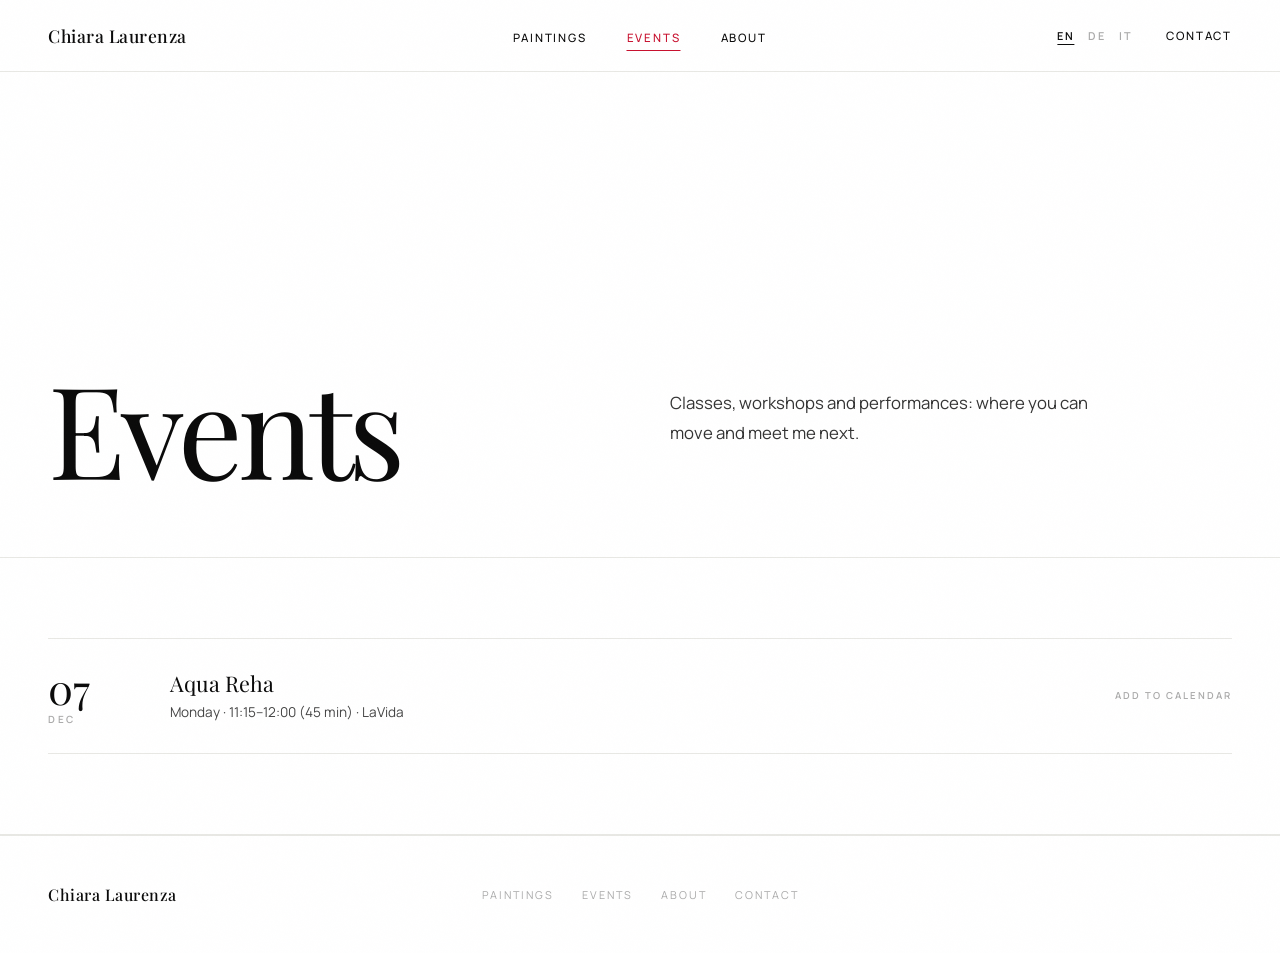
<file: events.html>
<!DOCTYPE html>
<html lang="en">
<head>
  <meta charset="UTF-8"/>
  <meta name="viewport" content="width=device-width,initial-scale=1.0"/>
  <link rel="icon" href="favicon.ico" sizes="any"/>
  <link rel="icon" type="image/png" href="favicon-48.png"/>
  <link rel="apple-touch-icon" href="apple-touch-icon.png"/>
  <title>Events · Chiara Laurenza</title>
  <meta name="description" content="Classes, workshops and performances: where you can move and meet me next."/>
  <meta property="og:type" content="website"/>
  <meta property="og:title" content="Events · Chiara Laurenza"/>
  <meta property="og:description" content="Classes, workshops and performances: where you can move and meet me next."/>
  <meta property="og:url" content="https://chiaralaurenza.com/events.html"/>
  <meta property="og:image" content="https://chiaralaurenza.com/images/portrait.jpg"/>
  <meta name="twitter:card" content="summary_large_image"/>
  <link href="https://fonts.googleapis.com/css2?family=Playfair+Display:ital,wght@0,400;0,500;0,700;1,400;1,500&family=Manrope:wght@300;400;500;600&display=swap" rel="stylesheet"/>
  <link rel="stylesheet" href="motion.css?v=5"/>
  <style>
  :root {
    --black:   #0A0A0A;
    --white:   #FFFFFF;
    --grey-1:  #F4F4F2;
    --grey-2:  #E8E8E4;
    --grey-3:  #AAAAAA;
    --red:     #C8102E;
    --teal:    #006D6D;
    --amber:   #C47A0A;
  }
  *, *::before, *::after { margin:0; padding:0; box-sizing:border-box; }
  html { scroll-behavior:smooth; font-size:16px; }
  body { font-family:'Manrope', sans-serif; background:var(--white); color:var(--black); -webkit-font-smoothing:antialiased; }

  /* ── NAV ── */
  nav {
    position:fixed; top:0; width:100%; z-index:300;
    height:72px; padding:0 48px;
    display:flex; align-items:center; justify-content:space-between;
    background:rgba(255,255,255,0.96); backdrop-filter:blur(16px);
    border-bottom:1px solid var(--grey-2);
  }
  .nav-logo {
    font-family:'Playfair Display', serif; font-weight:500;
    font-size:1.1rem; letter-spacing:0.5px; color:var(--black);
    text-decoration:none;
  }
  .nav-center {
    position:absolute; left:50%; transform:translateX(-50%);
    display:flex; gap:40px; list-style:none;
  }
  .nav-center a {
    font-size:0.72rem; font-weight:500; letter-spacing:1.8px;
    text-transform:uppercase; color:var(--black);
    text-decoration:none; transition:color 0.2s;
  }
  .nav-center a:hover, .nav-center a.active { color:var(--red); }
  .nav-right { font-size:0.72rem; font-weight:500; letter-spacing:1.8px; text-transform:uppercase; }
  .nav-right a { text-decoration:none; color:var(--black); transition:color 0.2s; }
  .nav-right a:hover { color:var(--red); }
  .nav-burger { display:none; flex-direction:column; gap:5px; background:none; border:none; cursor:pointer; }
  .nav-burger span { display:block; width:22px; height:1px; background:var(--black); }
  .mobile-menu {
    display:none; position:fixed; top:72px; left:0; right:0;
    background:var(--white); border-bottom:1px solid var(--grey-2);
    flex-direction:column; z-index:299; padding:20px 48px 32px;
    gap:4px;
  }
  .mobile-menu.open { display:flex; }
  .mobile-menu a {
    font-size:0.78rem; letter-spacing:2px; text-transform:uppercase;
    font-weight:500; color:var(--black); text-decoration:none;
    padding:13px 0; border-bottom:1px solid var(--grey-2);
  }

  /* ── SCROLL REVEAL ── */
  .reveal { opacity:0; transform:translateY(36px); transition:opacity 0.8s cubic-bezier(0.16,1,0.3,1), transform 0.8s cubic-bezier(0.16,1,0.3,1); }
  .reveal.from-left { transform:translateX(-36px); }
  .reveal.from-right { transform:translateX(36px); }
  .reveal.visible { opacity:1 !important; transform:none !important; }

  /* ── FOOTER ── */
  .site-footer {
    border-top:1px solid var(--grey-2);
    padding:48px 48px;
    display:grid; grid-template-columns:1fr auto 1fr;
    align-items:center; gap:24px;
  }
  .site-footer-logo { font-family:'Playfair Display', serif; font-size:1rem; font-weight:500; letter-spacing:0.5px; }
  .site-footer-links { display:flex; gap:28px; justify-content:center; }
  .site-footer-links a { font-size:0.68rem; letter-spacing:2px; text-transform:uppercase; color:var(--grey-3); text-decoration:none; transition:color 0.2s; }
  .site-footer-links a:hover { color:var(--black); }
  .site-footer-copy { font-size:0.68rem; color:var(--grey-3); letter-spacing:1px; text-align:right; }

  /* ── MODAL ── */
  .modal-overlay {
    display:none; position:fixed; inset:0; z-index:1000;
    background:rgba(10,10,10,0.6); backdrop-filter:blur(8px);
    align-items:center; justify-content:center; padding:24px;
  }
  .modal-overlay.active { display:flex; }
  .modal {
    background:var(--white); width:100%; max-width:560px;
    padding:56px 52px; position:relative; max-height:90vh; overflow-y:auto;
    animation:mIn 0.4s cubic-bezier(0.16,1,0.3,1);
  }
  @keyframes mIn { from{opacity:0;transform:translateY(24px)} to{opacity:1;transform:none} }
  .modal-close {
    position:absolute; top:20px; right:24px; background:none; border:none;
    font-size:0.65rem; letter-spacing:2px; text-transform:uppercase;
    font-weight:600; color:var(--grey-3); cursor:pointer; transition:color 0.2s;
  }
  .modal-close:hover { color:var(--black); }
  .modal-tag { font-size:0.65rem; letter-spacing:3px; text-transform:uppercase; font-weight:600; color:var(--red); margin-bottom:12px; }
  .modal h2 { font-family:'Playfair Display', serif; font-size:2rem; font-weight:400; margin-bottom:36px; line-height:1.2; }
  .form-row { display:grid; grid-template-columns:1fr 1fr; gap:20px; }
  .fg { margin-bottom:20px; }
  .fg label { display:block; font-size:0.62rem; letter-spacing:2px; text-transform:uppercase; font-weight:600; color:var(--grey-3); margin-bottom:8px; }
  .fg input, .fg select, .fg textarea {
    width:100%; padding:13px 0; border:none; border-bottom:1px solid var(--grey-2);
    background:transparent; font-family:'Manrope', sans-serif; font-size:0.88rem;
    color:var(--black); outline:none; transition:border-color 0.2s;
  }
  .fg input:focus, .fg select:focus, .fg textarea:focus { border-bottom-color:var(--black); }
  .fg input::placeholder, .fg textarea::placeholder { color:var(--grey-3); }
  .fg textarea { height:80px; resize:none; }
  .fg select option { background:white; }
  .modal-submit {
    margin-top:16px; background:var(--black); color:white;
    padding:16px 40px; border:none; font-family:'Manrope', sans-serif;
    font-size:0.7rem; font-weight:600; letter-spacing:2.5px;
    text-transform:uppercase; cursor:pointer; transition:background 0.25s;
  }
  .modal-submit:hover { background:#333; }
  .modal-success { display:none; margin-top:16px; font-size:0.75rem; letter-spacing:1px; text-transform:uppercase; color:var(--red); }

  @media(max-width:900px){
    nav { padding:0 24px; }
    .nav-center { display:none; }
    .nav-right { display:none; }
    .nav-burger { display:flex; }
    .mobile-menu { padding:20px 24px 28px; }
    .site-footer { grid-template-columns:1fr; text-align:center; padding:40px 24px; }
    .site-footer-copy { text-align:center; }
    .modal { padding:40px 24px; }
    .form-row { grid-template-columns:1fr; }
  }

  /* PAGE HERO */
  .page-hero {
    padding:160px 48px 80px;
    border-bottom:1px solid var(--grey-2);
    display:grid; grid-template-columns:1fr 1fr; gap:60px; align-items:flex-end;
  }
  .page-hero-left {}
  .page-hero-eyebrow { font-size:0.65rem; letter-spacing:3px; text-transform:uppercase; font-weight:600; color:var(--grey-3); margin-bottom:20px; }
  .page-hero h1 {
    font-family:'Playfair Display', serif; font-weight:400;
    font-size:clamp(3rem,7vw,7rem); line-height:0.95; letter-spacing:-2px;
  }
  .page-hero h1 em { font-style:italic; color:var(--grey-3); }
  .page-hero-right { padding-bottom:6px; }
  .page-hero-desc { font-size:0.92rem; line-height:1.85; color:#555; font-weight:300; max-width:400px; margin-bottom:32px; }
  .page-hero-cta { display:inline-block; }

  /* OFFER LIST */
  .offer-section { padding:80px 48px; border-bottom:1px solid var(--grey-2); }
  .offer-grid { display:grid; grid-template-columns:repeat(3,1fr); border-left:1px solid var(--grey-2); }
  .offer-item {
    padding:44px 36px; border-right:1px solid var(--grey-2);
    border-top:1px solid var(--grey-2);
    position:relative; overflow:hidden;
  }
  .offer-num { font-family:'Playfair Display', serif; font-size:3.5rem; font-weight:400; color:var(--grey-2); line-height:1; margin-bottom:20px; }
  .offer-item h3 { font-family:'Playfair Display', serif; font-size:1.35rem; font-weight:500; margin-bottom:12px; line-height:1.2; }
  .offer-item p { font-size:0.82rem; line-height:1.85; color:#666; margin-bottom:24px; font-weight:300; }
  .offer-tags { display:flex; flex-wrap:wrap; gap:6px; margin-bottom:28px; }
  .otag { font-size:0.62rem; letter-spacing:1.5px; text-transform:uppercase; font-weight:600; padding:4px 10px; border:1px solid; }
  .book-link {
    font-size:0.65rem; letter-spacing:2px; text-transform:uppercase; font-weight:600;
    background:none; border:none; cursor:pointer; color:var(--black);
    display:inline-flex; align-items:center; gap:8px; transition:gap 0.2s, color 0.2s;
    font-family:'Manrope',sans-serif;
  }
  .book-link::after { content:'→'; }
  .book-link:hover { gap:14px; }

  .offer-two .offer-grid { grid-template-columns:repeat(2,1fr); }
  @media(max-width:900px){ .offer-two .offer-grid { grid-template-columns:1fr; } }

  /* STYLE LIST */
  .styles-section { padding:80px 48px; background:var(--grey-1); }
  .styles-section h2 { font-family:'Playfair Display', serif; font-size:clamp(1.3rem,2.5vw,1.8rem); font-weight:400; margin-bottom:40px; border-bottom:1px solid var(--grey-2); padding-bottom:20px; }
  .styles-list {}
  .style-row {
    display:grid; grid-template-columns:200px 1fr;
    padding:32px 0; border-bottom:1px solid var(--grey-2);
    gap:40px; align-items:start;
  }
  .style-row:last-child { border-bottom:none; }
  .style-name { font-family:'Playfair Display', serif; font-size:1.25rem; font-weight:400; line-height:1.2; }
  .style-name em { font-style:italic; color:var(--grey-3); display:block; font-size:0.8rem; }
  .style-desc { font-size:0.85rem; line-height:1.9; color:#555; font-weight:300; }

  @media(max-width:900px){
    .page-hero { grid-template-columns:1fr; padding:130px 24px 64px; gap:36px; }
    .offer-section { padding:60px 24px; }
    .offer-grid { grid-template-columns:1fr; }
    .styles-section { padding:60px 24px; }
    .style-row { grid-template-columns:1fr; gap:10px; }
  }

  .btn {
    font-size:0.7rem; font-weight:600; letter-spacing:2px;
    text-transform:uppercase; padding:14px 32px;
    text-decoration:none; cursor:pointer; border:1px solid var(--black);
    font-family:'Manrope',sans-serif; transition:background 0.25s, color 0.25s;
    display:inline-block; background:transparent; color:var(--black);
  }
  .btn-outline { background:transparent; color:var(--black); }
  .btn-outline:hover { background:var(--black); color:var(--white); }
  .btn-fill { background:var(--black); color:var(--white); }
  .btn-fill:hover { background:#333; }
  .nav-right { display:flex; align-items:center; gap:28px; }
  .lang-switch { display:flex; gap:2px; }
  .lang-switch button { background:none; border:none; cursor:pointer; font-family:'Manrope',sans-serif; font-size:0.68rem; font-weight:600; letter-spacing:1.5px; color:var(--grey-3); padding:4px 6px; transition:color 0.2s; }
  .lang-switch button:hover, .lang-switch button.active { color:var(--black); }
  .lang-switch button.active { text-decoration:underline; text-underline-offset:4px; }
  .mobile-menu .lang-switch { padding:13px 0 0; }
  .mobile-menu .lang-switch button { font-size:0.78rem; padding:4px 12px 4px 0; }

  /* GALLERY */
  .gallery-section { padding:80px 48px; background:var(--grey-1); }
  .gallery-section h2 { font-family:'Playfair Display', serif; font-size:clamp(1.3rem,2.5vw,1.8rem); font-weight:400; margin-bottom:40px; border-bottom:1px solid var(--grey-2); padding-bottom:20px; }
  .gallery { display:grid; grid-template-columns:repeat(auto-fill,minmax(260px,1fr)); gap:24px; }
  .g-item { position:relative; display:block; padding:0; border:none; background:none; cursor:zoom-in; overflow:hidden; aspect-ratio:4/5; }
  .g-item img { width:100%; height:100%; object-fit:cover; display:block; transition:transform 0.7s cubic-bezier(0.16,1,0.3,1); }
  .g-info { position:absolute; inset:0; display:flex; flex-direction:column; justify-content:flex-end; gap:4px; padding:20px; text-align:left;
    background:linear-gradient(to top, rgba(0,0,0,0.75) 0%, rgba(0,0,0,0.15) 55%, transparent 100%); opacity:0; transition:opacity 0.35s; }
  .g-item:hover .g-info, .g-item:focus-visible .g-info { opacity:1; }
  .g-item:hover img { transform:scale(1.04); }
  .g-title { font-family:'Playfair Display', serif; font-size:1.15rem; color:white; margin-bottom:4px; }
  .g-meta { font-size:0.62rem; letter-spacing:2px; text-transform:uppercase; font-weight:600; color:rgba(255,255,255,0.75); }
  @media (hover:none) { .g-info { opacity:1; } }
  .lightbox { position:fixed; inset:0; z-index:1000; background:rgba(10,10,10,0.92); display:flex; flex-direction:column; align-items:center; justify-content:center; padding:48px 24px; gap:16px; }
  .lightbox[hidden] { display:none; }
  .lightbox img { max-width:100%; max-height:80vh; object-fit:contain; }
  .lightbox p { color:rgba(255,255,255,0.75); font-size:0.7rem; letter-spacing:2px; text-transform:uppercase; text-align:center; }
  .lb-close { color:rgba(255,255,255,0.6); }
  @media(max-width:900px){ .gallery-section { padding:60px 24px; } }

  /* EVENTS */
  [hidden] { display:none !important; }
  .ev-list { border-top:1px solid var(--grey-2); }
  .ev-row { display:grid; grid-template-columns:90px 1fr auto; gap:32px; align-items:center; padding:28px 0; border-bottom:1px solid var(--grey-2); }
  .ev-date { display:flex; flex-direction:column; line-height:1; }
  .ev-day { font-family:'Playfair Display', serif; font-size:2.6rem; font-weight:400; }
  .ev-month { font-size:0.62rem; letter-spacing:2.5px; text-transform:uppercase; font-weight:600; color:var(--grey-3); margin-top:6px; }
  .ev-main h3 { font-family:'Playfair Display', serif; font-size:1.35rem; font-weight:400; line-height:1.25; margin-bottom:6px; }
  .ev-main p { font-size:0.85rem; color:#666; font-weight:300; }
  .ev-actions { display:flex; flex-direction:column; align-items:flex-end; gap:10px; }
  .ev-actions .book-link { color:var(--red); text-decoration:none; }
  .ev-add { font-size:0.6rem; letter-spacing:2px; text-transform:uppercase; font-weight:600; color:var(--grey-3); text-decoration:none; }
  .ev-add:hover { color:var(--black); }
  .ev-empty { padding:40px 0; font-size:0.95rem; color:#666; font-weight:300; }
  @media(max-width:700px){ .ev-row { grid-template-columns:64px 1fr; gap:16px 20px; } .ev-actions { grid-column:2; flex-direction:row; align-items:center; gap:20px; } .ev-day { font-size:2rem; } }
</style>
  <link rel="stylesheet" href="pages.css?v=4"/>
</head>
<body>

<nav>
  <a href="index.html" class="nav-logo">Chiara Laurenza</a>
  <ul class="nav-center"><li><a href="art.html" class="">Paintings</a></li><li><a href="events.html" class="active">Events</a></li><li><a href="about.html" class="">About</a></li></ul>
  <div class="nav-right"><div class="lang-switch" role="group" aria-label="Language"><button type="button" data-lang="en">EN</button><button type="button" data-lang="de">DE</button><button type="button" data-lang="it">IT</button></div><a href="index.html#contact">Contact</a></div>
  <button class="nav-burger" onclick="toggleMenu()"><span></span><span></span><span></span></button>
</nav>
<div class="mobile-menu" id="mob">
  <a href="art.html">Paintings</a><a href="events.html">Events</a><a href="about.html">About</a>
  <a href="index.html#contact">Contact</a>
  <div class="lang-switch" role="group" aria-label="Language"><button type="button" data-lang="en">EN</button><button type="button" data-lang="de">DE</button><button type="button" data-lang="it">IT</button></div>
</div>

<section class="page-hero">
  <div class="page-hero-left reveal from-left">
    <h1>Events</h1>
  </div>
  <div class="page-hero-right reveal from-right" style="transition-delay:120ms">
    <p class="page-hero-desc">Classes, workshops and performances: where you can move and meet me next.</p>
  </div>
</section>

<section class="offer-section">
  <div class="ev-list" data-events></div>
</section>

<footer class="site-footer reveal">
  <span class="site-footer-logo">Chiara Laurenza</span>
  <div class="site-footer-links">
    <a href="art.html">Paintings</a>
    <a href="events.html">Events</a>
    <a href="about.html">About</a>
    <a href="index.html#contact">Contact</a>
  </div>
  <span class="site-footer-copy"></span>
</footer>

<div class="modal-overlay" id="modal-overlay" onclick="closeOut(event)">
  <div class="modal">
    <button class="modal-close" onclick="closeModal()">Close ×</button>
    <p class="modal-tag" id="m-tag">Booking</p>
    <h2 id="m-title">Book a Session</h2>
    <form onsubmit="submitModal(event)">
      <div class="form-row">
        <div class="fg"><label>First Name</label><input type="text" placeholder="Your name" required></div>
        <div class="fg"><label>Last Name</label><input type="text" placeholder="Your surname" required></div>
      </div>
      <div class="fg"><label>Email</label><input type="email" placeholder="you@email.com" required></div>
      <div class="fg"><label>Phone (optional)</label><input type="tel" placeholder="+49..."></div>
      <div class="fg"><label>Preferred Date</label><input type="date" required></div>
      <div class="fg"><label>Level</label>
        <select><option>Beginner</option><option>Some Experience</option><option>Intermediate</option><option>Advanced</option></select>
      </div>
      <div class="fg"><label>Message</label><textarea placeholder="Tell me about your goals..."></textarea></div>
      <button class="modal-submit" type="submit">Send Request</button>
      <p class="modal-success" id="m-success">Received. I will be in touch shortly.</p>
    </form>
  </div>
</div>


<script>
  function toggleMenu(){ document.getElementById('mob').classList.toggle('open'); }
  function openModal(tag, title){
    document.getElementById('m-tag').textContent = window.t ? t(tag) : tag;
    document.getElementById('m-title').textContent = window.t ? t(title) : title;
    document.getElementById('m-success').style.display='none';
    document.getElementById('modal-overlay').classList.add('active');
    document.body.style.overflow='hidden';
  }
  function closeModal(){ document.getElementById('modal-overlay').classList.remove('active'); document.body.style.overflow=''; }
  function closeOut(e){ if(e.target===document.getElementById('modal-overlay')) closeModal(); }
  function submitModal(e){ e.preventDefault(); document.getElementById('m-success').style.display='block'; setTimeout(closeModal,3000); }
  document.addEventListener('keydown', e=>{ if(e.key==='Escape') closeModal(); });
  const obs = new IntersectionObserver((entries)=>{
    entries.forEach(en=>{ if(en.isIntersecting){ en.target.classList.add('visible'); obs.unobserve(en.target); } });
  },{ threshold:0.08, rootMargin:'0px 0px -32px 0px' });
  // Small delay ensures layout is complete before observing
  requestAnimationFrame(() => {
    document.querySelectorAll('.reveal').forEach(el => {
      const rect = el.getBoundingClientRect();
      // If already in viewport on load, show immediately
      if (rect.top < window.innerHeight && rect.bottom > 0) {
        el.classList.add('visible');
      } else {
        obs.observe(el);
      }
    });
  });
</script>

<script src="i18n.js"></script>
<script src="motion.js?v=4"></script>
<script src="contact.js"></script>
<script src="events.js"></script>
</body>
</html>
</file>
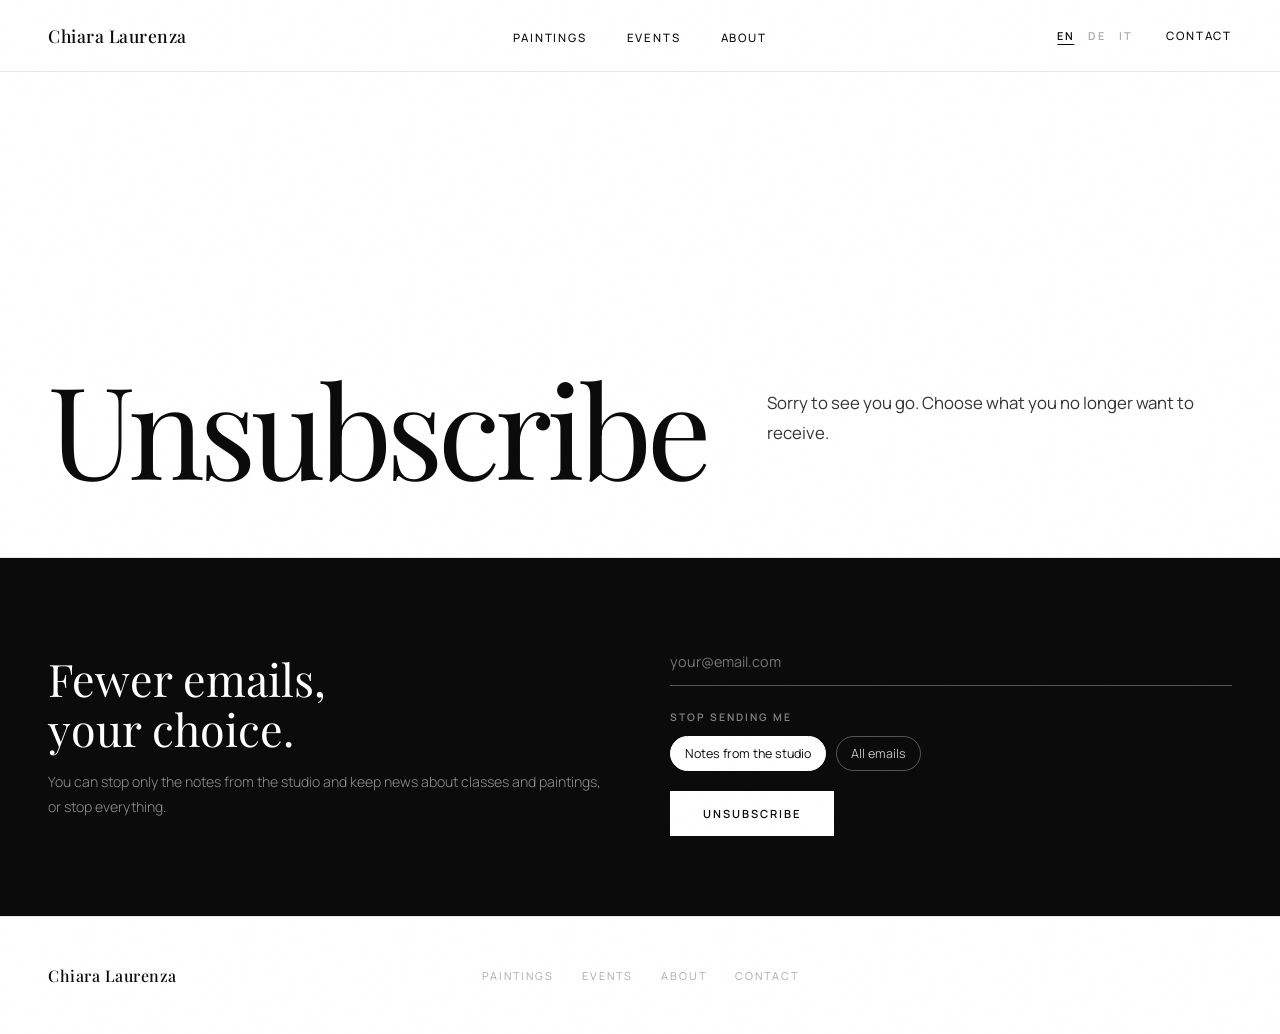
<file: unsubscribe.html>
<!DOCTYPE html>
<html lang="en">
<head>
  <meta name="robots" content="noindex"/>
  <meta charset="UTF-8"/>
  <meta name="viewport" content="width=device-width,initial-scale=1.0"/>
  <link rel="icon" href="favicon.ico" sizes="any"/>
  <link rel="icon" type="image/png" href="favicon-48.png"/>
  <link rel="apple-touch-icon" href="apple-touch-icon.png"/>
  <title>Unsubscribe · Chiara Laurenza</title>
  <meta name="description" content="Unsubscribe from the newsletter."/>
  <meta name="twitter:card" content="summary_large_image"/>
  <link href="https://fonts.googleapis.com/css2?family=Playfair+Display:ital,wght@0,400;0,500;0,700;1,400;1,500&family=Manrope:wght@300;400;500;600&display=swap" rel="stylesheet"/>
  <link rel="stylesheet" href="motion.css?v=5"/>
  <style>
  :root {
    --black:   #0A0A0A;
    --white:   #FFFFFF;
    --grey-1:  #F4F4F2;
    --grey-2:  #E8E8E4;
    --grey-3:  #AAAAAA;
    --red:     #C8102E;
    --teal:    #006D6D;
    --amber:   #C47A0A;
  }
  *, *::before, *::after { margin:0; padding:0; box-sizing:border-box; }
  html { scroll-behavior:smooth; font-size:16px; }
  body { font-family:'Manrope', sans-serif; background:var(--white); color:var(--black); -webkit-font-smoothing:antialiased; }

  /* ── NAV ── */
  nav {
    position:fixed; top:0; width:100%; z-index:300;
    height:72px; padding:0 48px;
    display:flex; align-items:center; justify-content:space-between;
    background:rgba(255,255,255,0.96); backdrop-filter:blur(16px);
    border-bottom:1px solid var(--grey-2);
  }
  .nav-logo {
    font-family:'Playfair Display', serif; font-weight:500;
    font-size:1.1rem; letter-spacing:0.5px; color:var(--black);
    text-decoration:none;
  }
  .nav-center {
    position:absolute; left:50%; transform:translateX(-50%);
    display:flex; gap:40px; list-style:none;
  }
  .nav-center a {
    font-size:0.72rem; font-weight:500; letter-spacing:1.8px;
    text-transform:uppercase; color:var(--black);
    text-decoration:none; transition:color 0.2s;
  }
  .nav-center a:hover, .nav-center a.active { color:var(--red); }
  .nav-right { font-size:0.72rem; font-weight:500; letter-spacing:1.8px; text-transform:uppercase; }
  .nav-right a { text-decoration:none; color:var(--black); transition:color 0.2s; }
  .nav-right a:hover { color:var(--red); }
  .nav-burger { display:none; flex-direction:column; gap:5px; background:none; border:none; cursor:pointer; }
  .nav-burger span { display:block; width:22px; height:1px; background:var(--black); }
  .mobile-menu {
    display:none; position:fixed; top:72px; left:0; right:0;
    background:var(--white); border-bottom:1px solid var(--grey-2);
    flex-direction:column; z-index:299; padding:20px 48px 32px;
    gap:4px;
  }
  .mobile-menu.open { display:flex; }
  .mobile-menu a {
    font-size:0.78rem; letter-spacing:2px; text-transform:uppercase;
    font-weight:500; color:var(--black); text-decoration:none;
    padding:13px 0; border-bottom:1px solid var(--grey-2);
  }

  /* ── SCROLL REVEAL ── */
  .reveal { opacity:0; transform:translateY(36px); transition:opacity 0.8s cubic-bezier(0.16,1,0.3,1), transform 0.8s cubic-bezier(0.16,1,0.3,1); }
  .reveal.from-left { transform:translateX(-36px); }
  .reveal.from-right { transform:translateX(36px); }
  .reveal.visible { opacity:1 !important; transform:none !important; }

  /* ── FOOTER ── */
  .site-footer {
    border-top:1px solid var(--grey-2);
    padding:48px 48px;
    display:grid; grid-template-columns:1fr auto 1fr;
    align-items:center; gap:24px;
  }
  .site-footer-logo { font-family:'Playfair Display', serif; font-size:1rem; font-weight:500; letter-spacing:0.5px; }
  .site-footer-links { display:flex; gap:28px; justify-content:center; }
  .site-footer-links a { font-size:0.68rem; letter-spacing:2px; text-transform:uppercase; color:var(--grey-3); text-decoration:none; transition:color 0.2s; }
  .site-footer-links a:hover { color:var(--black); }
  .site-footer-copy { font-size:0.68rem; color:var(--grey-3); letter-spacing:1px; text-align:right; }

  /* ── MODAL ── */
  .modal-overlay {
    display:none; position:fixed; inset:0; z-index:1000;
    background:rgba(10,10,10,0.6); backdrop-filter:blur(8px);
    align-items:center; justify-content:center; padding:24px;
  }
  .modal-overlay.active { display:flex; }
  .modal {
    background:var(--white); width:100%; max-width:560px;
    padding:56px 52px; position:relative; max-height:90vh; overflow-y:auto;
    animation:mIn 0.4s cubic-bezier(0.16,1,0.3,1);
  }
  @keyframes mIn { from{opacity:0;transform:translateY(24px)} to{opacity:1;transform:none} }
  .modal-close {
    position:absolute; top:20px; right:24px; background:none; border:none;
    font-size:0.65rem; letter-spacing:2px; text-transform:uppercase;
    font-weight:600; color:var(--grey-3); cursor:pointer; transition:color 0.2s;
  }
  .modal-close:hover { color:var(--black); }
  .modal-tag { font-size:0.65rem; letter-spacing:3px; text-transform:uppercase; font-weight:600; color:var(--red); margin-bottom:12px; }
  .modal h2 { font-family:'Playfair Display', serif; font-size:2rem; font-weight:400; margin-bottom:36px; line-height:1.2; }
  .form-row { display:grid; grid-template-columns:1fr 1fr; gap:20px; }
  .fg { margin-bottom:20px; }
  .fg label { display:block; font-size:0.62rem; letter-spacing:2px; text-transform:uppercase; font-weight:600; color:var(--grey-3); margin-bottom:8px; }
  .fg input, .fg select, .fg textarea {
    width:100%; padding:13px 0; border:none; border-bottom:1px solid var(--grey-2);
    background:transparent; font-family:'Manrope', sans-serif; font-size:0.88rem;
    color:var(--black); outline:none; transition:border-color 0.2s;
  }
  .fg input:focus, .fg select:focus, .fg textarea:focus { border-bottom-color:var(--black); }
  .fg input::placeholder, .fg textarea::placeholder { color:var(--grey-3); }
  .fg textarea { height:80px; resize:none; }
  .fg select option { background:white; }
  .modal-submit {
    margin-top:16px; background:var(--black); color:white;
    padding:16px 40px; border:none; font-family:'Manrope', sans-serif;
    font-size:0.7rem; font-weight:600; letter-spacing:2.5px;
    text-transform:uppercase; cursor:pointer; transition:background 0.25s;
  }
  .modal-submit:hover { background:#333; }
  .modal-success { display:none; margin-top:16px; font-size:0.75rem; letter-spacing:1px; text-transform:uppercase; color:var(--red); }

  @media(max-width:900px){
    nav { padding:0 24px; }
    .nav-center { display:none; }
    .nav-right { display:none; }
    .nav-burger { display:flex; }
    .mobile-menu { padding:20px 24px 28px; }
    .site-footer { grid-template-columns:1fr; text-align:center; padding:40px 24px; }
    .site-footer-copy { text-align:center; }
    .modal { padding:40px 24px; }
    .form-row { grid-template-columns:1fr; }
  }

  /* PAGE HERO */
  .page-hero {
    padding:160px 48px 80px;
    border-bottom:1px solid var(--grey-2);
    display:grid; grid-template-columns:1fr 1fr; gap:60px; align-items:flex-end;
  }
  .page-hero-left {}
  .page-hero-eyebrow { font-size:0.65rem; letter-spacing:3px; text-transform:uppercase; font-weight:600; color:var(--grey-3); margin-bottom:20px; }
  .page-hero h1 {
    font-family:'Playfair Display', serif; font-weight:400;
    font-size:clamp(3rem,7vw,7rem); line-height:0.95; letter-spacing:-2px;
  }
  .page-hero h1 em { font-style:italic; color:var(--grey-3); }
  .page-hero-right { padding-bottom:6px; }
  .page-hero-desc { font-size:0.92rem; line-height:1.85; color:#555; font-weight:300; max-width:400px; margin-bottom:32px; }
  .page-hero-cta { display:inline-block; }

  /* OFFER LIST */
  .offer-section { padding:80px 48px; border-bottom:1px solid var(--grey-2); }
  .offer-grid { display:grid; grid-template-columns:repeat(3,1fr); border-left:1px solid var(--grey-2); }
  .offer-item {
    padding:44px 36px; border-right:1px solid var(--grey-2);
    border-top:1px solid var(--grey-2);
    position:relative; overflow:hidden;
  }
  .offer-num { font-family:'Playfair Display', serif; font-size:3.5rem; font-weight:400; color:var(--grey-2); line-height:1; margin-bottom:20px; }
  .offer-item h3 { font-family:'Playfair Display', serif; font-size:1.35rem; font-weight:500; margin-bottom:12px; line-height:1.2; }
  .offer-item p { font-size:0.82rem; line-height:1.85; color:#666; margin-bottom:24px; font-weight:300; }
  .offer-tags { display:flex; flex-wrap:wrap; gap:6px; margin-bottom:28px; }
  .otag { font-size:0.62rem; letter-spacing:1.5px; text-transform:uppercase; font-weight:600; padding:4px 10px; border:1px solid; }
  .book-link {
    font-size:0.65rem; letter-spacing:2px; text-transform:uppercase; font-weight:600;
    background:none; border:none; cursor:pointer; color:var(--black);
    display:inline-flex; align-items:center; gap:8px; transition:gap 0.2s, color 0.2s;
    font-family:'Manrope',sans-serif;
  }
  .book-link::after { content:'→'; }
  .book-link:hover { gap:14px; }

  /* STYLE LIST */
  .styles-section { padding:80px 48px; background:var(--grey-1); }
  .styles-section h2 { font-family:'Playfair Display', serif; font-size:clamp(1.3rem,2.5vw,1.8rem); font-weight:400; margin-bottom:40px; border-bottom:1px solid var(--grey-2); padding-bottom:20px; }
  .styles-list {}
  .style-row {
    display:grid; grid-template-columns:200px 1fr;
    padding:32px 0; border-bottom:1px solid var(--grey-2);
    gap:40px; align-items:start;
  }
  .style-row:last-child { border-bottom:none; }
  .style-name { font-family:'Playfair Display', serif; font-size:1.25rem; font-weight:400; line-height:1.2; }
  .style-name em { font-style:italic; color:var(--grey-3); display:block; font-size:0.8rem; }
  .style-desc { font-size:0.85rem; line-height:1.9; color:#555; font-weight:300; }

  @media(max-width:900px){
    .page-hero { grid-template-columns:1fr; padding:130px 24px 64px; gap:36px; }
    .offer-section { padding:60px 24px; }
    .offer-grid { grid-template-columns:1fr; }
    .styles-section { padding:60px 24px; }
    .style-row { grid-template-columns:1fr; gap:10px; }
  }

  .btn {
    font-size:0.7rem; font-weight:600; letter-spacing:2px;
    text-transform:uppercase; padding:14px 32px;
    text-decoration:none; cursor:pointer; border:1px solid var(--black);
    font-family:'Manrope',sans-serif; transition:background 0.25s, color 0.25s;
    display:inline-block; background:transparent; color:var(--black);
  }
  .btn-outline { background:transparent; color:var(--black); }
  .btn-outline:hover { background:var(--black); color:var(--white); }
  .btn-fill { background:var(--black); color:var(--white); }
  .btn-fill:hover { background:#333; }

  /* BLOG */
  .post-list { padding:40px 48px 80px; }
  .post-row { display:grid; grid-template-columns:160px 1fr auto; gap:40px; padding:36px 0; border-bottom:1px solid var(--grey-2); text-decoration:none; color:var(--black); align-items:baseline; }
  .post-row:hover h3 { color:var(--red); }
  .post-date { font-size:0.65rem; letter-spacing:2px; text-transform:uppercase; font-weight:600; color:var(--grey-3); }
  .post-row h3 { font-family:'Playfair Display', serif; font-size:1.6rem; font-weight:400; line-height:1.2; margin-bottom:8px; transition:color 0.2s; }
  .post-row p { font-size:0.88rem; line-height:1.8; color:#666; font-weight:300; max-width:560px; }
  .post-more { font-size:0.65rem; letter-spacing:2px; text-transform:uppercase; font-weight:600; }
  .newsletter { padding:80px 48px; background:var(--black); color:white; display:grid; grid-template-columns:1fr 1fr; gap:60px; align-items:center; }
  .newsletter h2 { font-family:'Playfair Display', serif; font-size:clamp(2rem,3.5vw,3rem); font-weight:400; line-height:1.1; }
  .newsletter h2 em { font-style:italic; color:var(--grey-3); }
  .newsletter p { font-size:0.88rem; line-height:1.8; color:rgba(255,255,255,0.55); font-weight:300; margin-top:16px; }
  .nl-form { display:flex; gap:12px; flex-wrap:wrap; }
  .nl-form input { flex:1; min-width:200px; padding:14px 0; border:none; border-bottom:1px solid rgba(255,255,255,0.3); background:transparent; color:white; font-family:'Manrope',sans-serif; font-size:0.9rem; outline:none; }
  .nl-form input:focus { border-bottom-color:white; }
  .nl-form button { background:white; color:var(--black); border:1px solid white; }
  .nl-form button:hover { background:transparent; color:white; }
  .nl-note { width:100%; font-size:0.7rem; letter-spacing:1px; color:rgba(255,255,255,0.4); margin-top:8px; }
  @media(max-width:900px){ .post-list { padding:24px 24px 60px; } .post-row { grid-template-columns:1fr; gap:8px; } .newsletter { grid-template-columns:1fr; padding:60px 24px; gap:32px; } }
  .nav-right { display:flex; align-items:center; gap:28px; }
  .lang-switch { display:flex; gap:2px; }
  .lang-switch button { background:none; border:none; cursor:pointer; font-family:'Manrope',sans-serif; font-size:0.68rem; font-weight:600; letter-spacing:1.5px; color:var(--grey-3); padding:4px 6px; transition:color 0.2s; }
  .lang-switch button:hover, .lang-switch button.active { color:var(--black); }
  .lang-switch button.active { text-decoration:underline; text-underline-offset:4px; }
  .mobile-menu .lang-switch { padding:13px 0 0; }
  .mobile-menu .lang-switch button { font-size:0.78rem; padding:4px 12px 4px 0; }
</style>
  <link rel="stylesheet" href="pages.css?v=4"/>
</head>
<body>

<nav>
  <a href="index.html" class="nav-logo">Chiara Laurenza</a>
  <ul class="nav-center"><li><a href="art.html" class="">Paintings</a></li><li><a href="events.html" class="">Events</a></li><li><a href="about.html" class="">About</a></li></ul>
  <div class="nav-right"><div class="lang-switch" role="group" aria-label="Language"><button type="button" data-lang="en">EN</button><button type="button" data-lang="de">DE</button><button type="button" data-lang="it">IT</button></div><a href="index.html#contact">Contact</a></div>
  <button class="nav-burger" onclick="toggleMenu()"><span></span><span></span><span></span></button>
</nav>
<div class="mobile-menu" id="mob">
  <a href="art.html">Paintings</a><a href="events.html">Events</a><a href="about.html">About</a>
  <a href="index.html#contact">Contact</a>
  <div class="lang-switch" role="group" aria-label="Language"><button type="button" data-lang="en">EN</button><button type="button" data-lang="de">DE</button><button type="button" data-lang="it">IT</button></div>
</div>


<section class="page-hero">
  <div class="page-hero-left reveal from-left">
    <h1>Unsubscribe</h1>
  </div>
  <div class="page-hero-right reveal from-right" style="transition-delay:120ms">
    <p class="page-hero-desc">Sorry to see you go. Choose what you no longer want to receive.</p>
  </div>
</section>

<section class="newsletter" id="unsubscribe">
  <div class="reveal from-left">
    <h2>Fewer emails,<br/><em>your choice.</em></h2>
    <p>You can stop only the notes from the studio and keep news about classes and paintings, or stop everything.</p>
  </div>
  <form class="nl-form reveal from-right" onsubmit="handleUnsubscribe(event)">
    <input type="email" id="un-email" placeholder="your@email.com" required aria-label="Email address">
    <fieldset class="nl-topics">
      <legend>Stop sending me</legend>
      <label><input type="radio" name="what" value="Notes from the studio" checked> <span>Notes from the studio</span></label>
      <label><input type="radio" name="what" value="Everything"> <span>All emails</span></label>
    </fieldset>
    <button class="btn" type="submit">Unsubscribe</button>
    <p class="nl-note" id="un-ok" style="display:none" role="status"></p>
  </form>
</section>

<footer class="site-footer reveal">
  <span class="site-footer-logo">Chiara Laurenza</span>
  <div class="site-footer-links">
    <a href="art.html">Paintings</a>
    <a href="events.html">Events</a>
    <a href="about.html">About</a>
    <a href="index.html#contact">Contact</a>
  </div>
  <span class="site-footer-copy"></span>
</footer>

<div class="modal-overlay" id="modal-overlay" onclick="closeOut(event)">
  <div class="modal">
    <button class="modal-close" onclick="closeModal()">Close ×</button>
    <p class="modal-tag" id="m-tag">Booking</p>
    <h2 id="m-title">Book a Session</h2>
    <form onsubmit="submitModal(event)">
      <div class="form-row">
        <div class="fg"><label>First Name</label><input type="text" placeholder="Your name" required></div>
        <div class="fg"><label>Last Name</label><input type="text" placeholder="Your surname" required></div>
      </div>
      <div class="fg"><label>Email</label><input type="email" placeholder="you@email.com" required></div>
      <div class="fg"><label>Phone (optional)</label><input type="tel" placeholder="+49..."></div>
      <div class="fg"><label>Preferred Date</label><input type="date" required></div>
      <div class="fg"><label>Level</label>
        <select><option>Beginner</option><option>Some Experience</option><option>Intermediate</option><option>Advanced</option></select>
      </div>
      <div class="fg"><label>Message</label><textarea placeholder="Tell me about your goals..."></textarea></div>
      <button class="modal-submit" type="submit">Send Request</button>
      <p class="modal-success" id="m-success">Received. I will be in touch shortly.</p>
    </form>
  </div>
</div>


<script>
  function toggleMenu(){ document.getElementById('mob').classList.toggle('open'); }
  function openModal(tag, title){
    document.getElementById('m-tag').textContent = window.t ? t(tag) : tag;
    document.getElementById('m-title').textContent = window.t ? t(title) : title;
    document.getElementById('m-success').style.display='none';
    document.getElementById('modal-overlay').classList.add('active');
    document.body.style.overflow='hidden';
  }
  function closeModal(){ document.getElementById('modal-overlay').classList.remove('active'); document.body.style.overflow=''; }
  function closeOut(e){ if(e.target===document.getElementById('modal-overlay')) closeModal(); }
  function submitModal(e){ e.preventDefault(); document.getElementById('m-success').style.display='block'; setTimeout(closeModal,3000); }
  document.addEventListener('keydown', e=>{ if(e.key==='Escape') closeModal(); });
  const obs = new IntersectionObserver((entries)=>{
    entries.forEach(en=>{ if(en.isIntersecting){ en.target.classList.add('visible'); obs.unobserve(en.target); } });
  },{ threshold:0.08, rootMargin:'0px 0px -32px 0px' });
  // Small delay ensures layout is complete before observing
  requestAnimationFrame(() => {
    document.querySelectorAll('.reveal').forEach(el => {
      const rect = el.getBoundingClientRect();
      // If already in viewport on load, show immediately
      if (rect.top < window.innerHeight && rect.bottom > 0) {
        el.classList.add('visible');
      } else {
        obs.observe(el);
      }
    });
  });
</script>

<script src="i18n.js"></script>
<script src="motion.js?v=4"></script>
<script src="contact.js"></script>
</body>
</html>
</file>
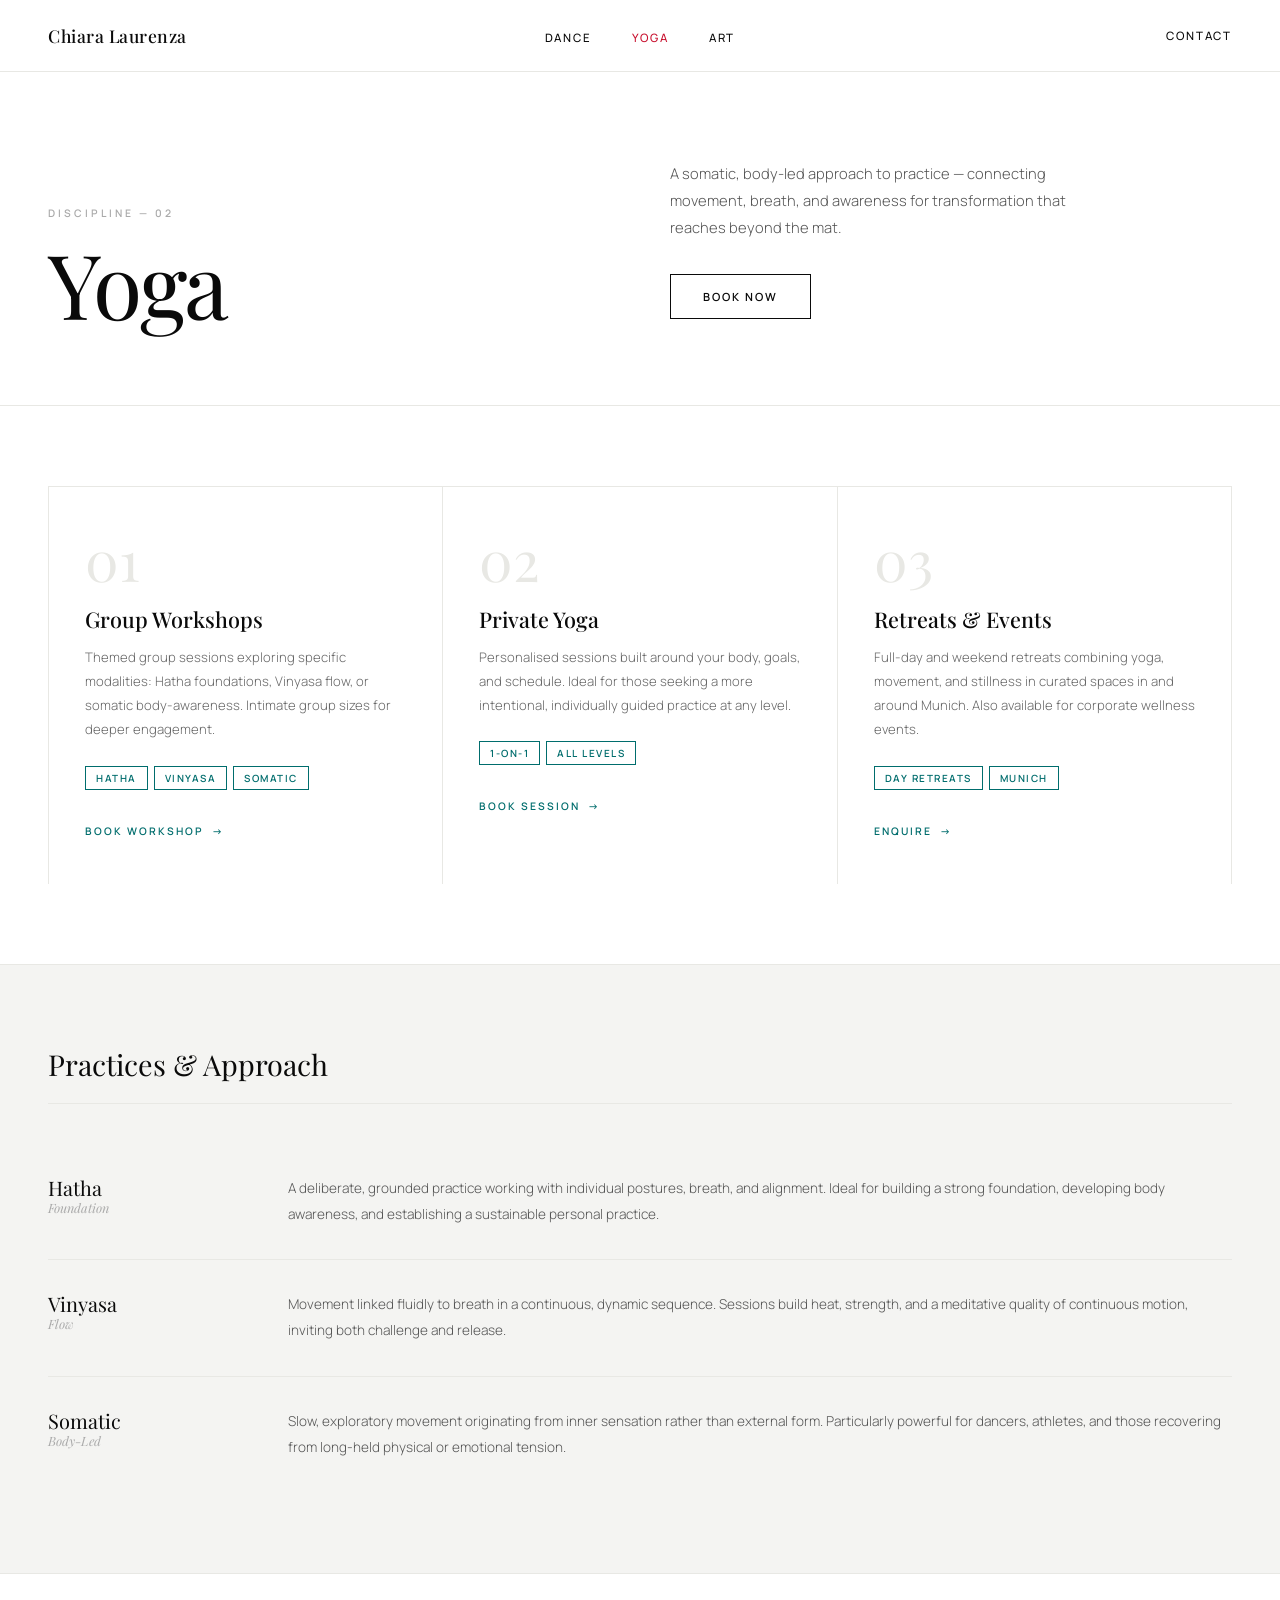
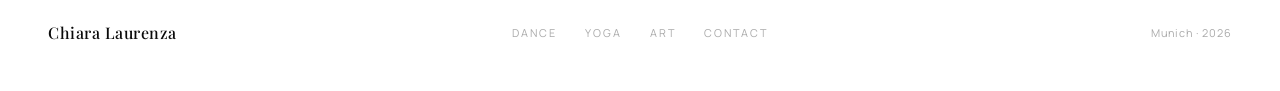
<file: yoga.html>
<!DOCTYPE html>
<html lang="en">
<head>
  <meta charset="UTF-8"/>
  <meta name="viewport" content="width=device-width,initial-scale=1.0"/>
  <title>Yoga — Chiara Laurenza</title>
  <link href="https://fonts.googleapis.com/css2?family=Playfair+Display:ital,wght@0,400;0,500;0,700;1,400;1,500&family=Manrope:wght@300;400;500;600&display=swap" rel="stylesheet"/>
  <style>
  :root {
    --black:   #0A0A0A;
    --white:   #FFFFFF;
    --grey-1:  #F4F4F2;
    --grey-2:  #E8E8E4;
    --grey-3:  #AAAAAA;
    --red:     #C8102E;
    --teal:    #006D6D;
    --amber:   #C47A0A;
  }
  *, *::before, *::after { margin:0; padding:0; box-sizing:border-box; }
  html { scroll-behavior:smooth; font-size:16px; }
  body { font-family:'Manrope', sans-serif; background:var(--white); color:var(--black); -webkit-font-smoothing:antialiased; }

  /* ── NAV ── */
  nav {
    position:fixed; top:0; width:100%; z-index:300;
    height:72px; padding:0 48px;
    display:flex; align-items:center; justify-content:space-between;
    background:rgba(255,255,255,0.96); backdrop-filter:blur(16px);
    border-bottom:1px solid var(--grey-2);
  }
  .nav-logo {
    font-family:'Playfair Display', serif; font-weight:500;
    font-size:1.1rem; letter-spacing:0.5px; color:var(--black);
    text-decoration:none;
  }
  .nav-center {
    position:absolute; left:50%; transform:translateX(-50%);
    display:flex; gap:40px; list-style:none;
  }
  .nav-center a {
    font-size:0.72rem; font-weight:500; letter-spacing:1.8px;
    text-transform:uppercase; color:var(--black);
    text-decoration:none; transition:color 0.2s;
  }
  .nav-center a:hover, .nav-center a.active { color:var(--red); }
  .nav-right { font-size:0.72rem; font-weight:500; letter-spacing:1.8px; text-transform:uppercase; }
  .nav-right a { text-decoration:none; color:var(--black); transition:color 0.2s; }
  .nav-right a:hover { color:var(--red); }
  .nav-burger { display:none; flex-direction:column; gap:5px; background:none; border:none; cursor:pointer; }
  .nav-burger span { display:block; width:22px; height:1px; background:var(--black); }
  .mobile-menu {
    display:none; position:fixed; top:72px; left:0; right:0;
    background:var(--white); border-bottom:1px solid var(--grey-2);
    flex-direction:column; z-index:299; padding:20px 48px 32px;
    gap:4px;
  }
  .mobile-menu.open { display:flex; }
  .mobile-menu a {
    font-size:0.78rem; letter-spacing:2px; text-transform:uppercase;
    font-weight:500; color:var(--black); text-decoration:none;
    padding:13px 0; border-bottom:1px solid var(--grey-2);
  }

  /* ── SCROLL REVEAL ── */
  .reveal { opacity:0; transform:translateY(36px); transition:opacity 0.8s cubic-bezier(0.16,1,0.3,1), transform 0.8s cubic-bezier(0.16,1,0.3,1); }
  .reveal.from-left { transform:translateX(-36px); }
  .reveal.from-right { transform:translateX(36px); }
  .reveal.visible { opacity:1 !important; transform:none !important; }

  /* ── FOOTER ── */
  .site-footer {
    border-top:1px solid var(--grey-2);
    padding:48px 48px;
    display:grid; grid-template-columns:1fr auto 1fr;
    align-items:center; gap:24px;
  }
  .site-footer-logo { font-family:'Playfair Display', serif; font-size:1rem; font-weight:500; letter-spacing:0.5px; }
  .site-footer-links { display:flex; gap:28px; justify-content:center; }
  .site-footer-links a { font-size:0.68rem; letter-spacing:2px; text-transform:uppercase; color:var(--grey-3); text-decoration:none; transition:color 0.2s; }
  .site-footer-links a:hover { color:var(--black); }
  .site-footer-copy { font-size:0.68rem; color:var(--grey-3); letter-spacing:1px; text-align:right; }

  /* ── MODAL ── */
  .modal-overlay {
    display:none; position:fixed; inset:0; z-index:1000;
    background:rgba(10,10,10,0.6); backdrop-filter:blur(8px);
    align-items:center; justify-content:center; padding:24px;
  }
  .modal-overlay.active { display:flex; }
  .modal {
    background:var(--white); width:100%; max-width:560px;
    padding:56px 52px; position:relative; max-height:90vh; overflow-y:auto;
    animation:mIn 0.4s cubic-bezier(0.16,1,0.3,1);
  }
  @keyframes mIn { from{opacity:0;transform:translateY(24px)} to{opacity:1;transform:none} }
  .modal-close {
    position:absolute; top:20px; right:24px; background:none; border:none;
    font-size:0.65rem; letter-spacing:2px; text-transform:uppercase;
    font-weight:600; color:var(--grey-3); cursor:pointer; transition:color 0.2s;
  }
  .modal-close:hover { color:var(--black); }
  .modal-tag { font-size:0.65rem; letter-spacing:3px; text-transform:uppercase; font-weight:600; color:var(--red); margin-bottom:12px; }
  .modal h2 { font-family:'Playfair Display', serif; font-size:2rem; font-weight:400; margin-bottom:36px; line-height:1.2; }
  .form-row { display:grid; grid-template-columns:1fr 1fr; gap:20px; }
  .fg { margin-bottom:20px; }
  .fg label { display:block; font-size:0.62rem; letter-spacing:2px; text-transform:uppercase; font-weight:600; color:var(--grey-3); margin-bottom:8px; }
  .fg input, .fg select, .fg textarea {
    width:100%; padding:13px 0; border:none; border-bottom:1px solid var(--grey-2);
    background:transparent; font-family:'Manrope', sans-serif; font-size:0.88rem;
    color:var(--black); outline:none; transition:border-color 0.2s;
  }
  .fg input:focus, .fg select:focus, .fg textarea:focus { border-bottom-color:var(--black); }
  .fg input::placeholder, .fg textarea::placeholder { color:var(--grey-3); }
  .fg textarea { height:80px; resize:none; }
  .fg select option { background:white; }
  .modal-submit {
    margin-top:16px; background:var(--black); color:white;
    padding:16px 40px; border:none; font-family:'Manrope', sans-serif;
    font-size:0.7rem; font-weight:600; letter-spacing:2.5px;
    text-transform:uppercase; cursor:pointer; transition:background 0.25s;
  }
  .modal-submit:hover { background:#333; }
  .modal-success { display:none; margin-top:16px; font-size:0.75rem; letter-spacing:1px; text-transform:uppercase; color:var(--red); }

  @media(max-width:900px){
    nav { padding:0 24px; }
    .nav-center { display:none; }
    .nav-right { display:none; }
    .nav-burger { display:flex; }
    .mobile-menu { padding:20px 24px 28px; }
    .site-footer { grid-template-columns:1fr; text-align:center; padding:40px 24px; }
    .site-footer-copy { text-align:center; }
    .modal { padding:40px 24px; }
    .form-row { grid-template-columns:1fr; }
  }

  /* PAGE HERO */
  .page-hero {
    padding:160px 48px 80px;
    border-bottom:1px solid var(--grey-2);
    display:grid; grid-template-columns:1fr 1fr; gap:60px; align-items:flex-end;
  }
  .page-hero-left {}
  .page-hero-eyebrow { font-size:0.65rem; letter-spacing:3px; text-transform:uppercase; font-weight:600; color:var(--grey-3); margin-bottom:20px; }
  .page-hero h1 {
    font-family:'Playfair Display', serif; font-weight:400;
    font-size:clamp(3rem,7vw,7rem); line-height:0.95; letter-spacing:-2px;
  }
  .page-hero h1 em { font-style:italic; color:var(--grey-3); }
  .page-hero-right { padding-bottom:6px; }
  .page-hero-desc { font-size:0.92rem; line-height:1.85; color:#555; font-weight:300; max-width:400px; margin-bottom:32px; }
  .page-hero-cta { display:inline-block; }

  /* OFFER LIST */
  .offer-section { padding:80px 48px; border-bottom:1px solid var(--grey-2); }
  .offer-grid { display:grid; grid-template-columns:repeat(3,1fr); border-left:1px solid var(--grey-2); }
  .offer-item {
    padding:44px 36px; border-right:1px solid var(--grey-2);
    border-top:1px solid var(--grey-2);
    position:relative; overflow:hidden;
  }
  .offer-num { font-family:'Playfair Display', serif; font-size:3.5rem; font-weight:400; color:var(--grey-2); line-height:1; margin-bottom:20px; }
  .offer-item h3 { font-family:'Playfair Display', serif; font-size:1.35rem; font-weight:500; margin-bottom:12px; line-height:1.2; }
  .offer-item p { font-size:0.82rem; line-height:1.85; color:#666; margin-bottom:24px; font-weight:300; }
  .offer-tags { display:flex; flex-wrap:wrap; gap:6px; margin-bottom:28px; }
  .otag { font-size:0.62rem; letter-spacing:1.5px; text-transform:uppercase; font-weight:600; padding:4px 10px; border:1px solid; }
  .book-link {
    font-size:0.65rem; letter-spacing:2px; text-transform:uppercase; font-weight:600;
    background:none; border:none; cursor:pointer; color:var(--black);
    display:inline-flex; align-items:center; gap:8px; transition:gap 0.2s, color 0.2s;
    font-family:'Manrope',sans-serif;
  }
  .book-link::after { content:'→'; }
  .book-link:hover { gap:14px; }

  /* STYLE LIST */
  .styles-section { padding:80px 48px; background:var(--grey-1); }
  .styles-section h2 { font-family:'Playfair Display', serif; font-size:clamp(1.3rem,2.5vw,1.8rem); font-weight:400; margin-bottom:40px; border-bottom:1px solid var(--grey-2); padding-bottom:20px; }
  .styles-list {}
  .style-row {
    display:grid; grid-template-columns:200px 1fr;
    padding:32px 0; border-bottom:1px solid var(--grey-2);
    gap:40px; align-items:start;
  }
  .style-row:last-child { border-bottom:none; }
  .style-name { font-family:'Playfair Display', serif; font-size:1.25rem; font-weight:400; line-height:1.2; }
  .style-name em { font-style:italic; color:var(--grey-3); display:block; font-size:0.8rem; }
  .style-desc { font-size:0.85rem; line-height:1.9; color:#555; font-weight:300; }

  @media(max-width:900px){
    .page-hero { grid-template-columns:1fr; padding:130px 24px 64px; gap:36px; }
    .offer-section { padding:60px 24px; }
    .offer-grid { grid-template-columns:1fr; }
    .styles-section { padding:60px 24px; }
    .style-row { grid-template-columns:1fr; gap:10px; }
  }

  .btn {
    font-size:0.7rem; font-weight:600; letter-spacing:2px;
    text-transform:uppercase; padding:14px 32px;
    text-decoration:none; cursor:pointer; border:1px solid var(--black);
    font-family:'Manrope',sans-serif; transition:background 0.25s, color 0.25s;
    display:inline-block; background:transparent; color:var(--black);
  }
  .btn-outline { background:transparent; color:var(--black); }
  .btn-outline:hover { background:var(--black); color:var(--white); }
  .btn-fill { background:var(--black); color:var(--white); }
  .btn-fill:hover { background:#333; }
</style>
</head>
<body>

<nav>
  <a href="index.html" class="nav-logo">Chiara Laurenza</a>
  <ul class="nav-center"><li><a href="dance.html" class="">Dance</a></li><li><a href="yoga.html" class="active">Yoga</a></li><li><a href="art.html" class="">Art</a></li></ul>
  <div class="nav-right"><a href="index.html#contact">Contact</a></div>
  <button class="nav-burger" onclick="toggleMenu()"><span></span><span></span><span></span></button>
</nav>
<div class="mobile-menu" id="mob">
  <a href="dance.html">Dance</a><a href="yoga.html">Yoga</a><a href="art.html">Art</a>
  <a href="index.html#contact">Contact</a>
</div>

<section class="page-hero">
  <div class="page-hero-left reveal from-left">
    <p class="page-hero-eyebrow">Discipline &mdash; 02</p>
    <h1>Yoga</h1>
  </div>
  <div class="page-hero-right reveal from-right" style="transition-delay:120ms">
    <p class="page-hero-desc">A somatic, body-led approach to practice &mdash; connecting movement, breath, and awareness for transformation that reaches beyond the mat.</p>
    <button class="btn btn-outline page-hero-cta" onclick="openModal('Yoga','Book a Workshop or Session')">Book Now</button>
  </div>
</section>

<section class="offer-section">
  <div class="offer-grid">
    <div class="offer-item reveal" style="transition-delay:0ms">
      <div class="offer-num">01</div>
      <h3>Group Workshops</h3>
      <p>Themed group sessions exploring specific modalities: Hatha foundations, Vinyasa flow, or somatic body-awareness. Intimate group sizes for deeper engagement.</p>
      <div class="offer-tags">
        <span class="otag" style="border-color:var(--teal);color:var(--teal)">Hatha</span>
        <span class="otag" style="border-color:var(--teal);color:var(--teal)">Vinyasa</span>
        <span class="otag" style="border-color:var(--teal);color:var(--teal)">Somatic</span>
      </div>
      <button class="book-link" style="color:var(--teal)" onclick="openModal('Yoga','Group Workshop')">Book Workshop</button>
    </div>
    <div class="offer-item reveal" style="transition-delay:120ms">
      <div class="offer-num">02</div>
      <h3>Private Yoga</h3>
      <p>Personalised sessions built around your body, goals, and schedule. Ideal for those seeking a more intentional, individually guided practice at any level.</p>
      <div class="offer-tags">
        <span class="otag" style="border-color:var(--teal);color:var(--teal)">1-on-1</span>
        <span class="otag" style="border-color:var(--teal);color:var(--teal)">All Levels</span>
      </div>
      <button class="book-link" style="color:var(--teal)" onclick="openModal('Yoga','Private Session')">Book Session</button>
    </div>
    <div class="offer-item reveal" style="transition-delay:240ms">
      <div class="offer-num">03</div>
      <h3>Retreats &amp; Events</h3>
      <p>Full-day and weekend retreats combining yoga, movement, and stillness in curated spaces in and around Munich. Also available for corporate wellness events.</p>
      <div class="offer-tags">
        <span class="otag" style="border-color:var(--teal);color:var(--teal)">Day Retreats</span>
        <span class="otag" style="border-color:var(--teal);color:var(--teal)">Munich</span>
      </div>
      <button class="book-link" style="color:var(--teal)" onclick="openModal('Yoga','Retreat or Event')">Enquire</button>
    </div>
  </div>
</section>

<section class="styles-section">
  <h2 class="reveal">Practices &amp; Approach</h2>
  <div class="styles-list">
    <div class="style-row reveal">
      <div class="style-name">Hatha<em>Foundation</em></div>
      <div class="style-desc">A deliberate, grounded practice working with individual postures, breath, and alignment. Ideal for building a strong foundation, developing body awareness, and establishing a sustainable personal practice.</div>
    </div>
    <div class="style-row reveal" style="transition-delay:80ms">
      <div class="style-name">Vinyasa<em>Flow</em></div>
      <div class="style-desc">Movement linked fluidly to breath in a continuous, dynamic sequence. Sessions build heat, strength, and a meditative quality of continuous motion, inviting both challenge and release.</div>
    </div>
    <div class="style-row reveal" style="transition-delay:160ms">
      <div class="style-name">Somatic<em>Body-Led</em></div>
      <div class="style-desc">Slow, exploratory movement originating from inner sensation rather than external form. Particularly powerful for dancers, athletes, and those recovering from long-held physical or emotional tension.</div>
    </div>
  </div>
</section>


<footer class="site-footer reveal">
  <span class="site-footer-logo">Chiara Laurenza</span>
  <div class="site-footer-links">
    <a href="dance.html">Dance</a>
    <a href="yoga.html">Yoga</a>
    <a href="art.html">Art</a>
    <a href="index.html#contact">Contact</a>
  </div>
  <span class="site-footer-copy">Munich &middot; 2026</span>
</footer>

<div class="modal-overlay" id="modal-overlay" onclick="closeOut(event)">
  <div class="modal">
    <button class="modal-close" onclick="closeModal()">Close ×</button>
    <p class="modal-tag" id="m-tag">Booking</p>
    <h2 id="m-title">Book a Session</h2>
    <form onsubmit="submitModal(event)">
      <div class="form-row">
        <div class="fg"><label>First Name</label><input type="text" placeholder="Your name" required></div>
        <div class="fg"><label>Last Name</label><input type="text" placeholder="Your surname" required></div>
      </div>
      <div class="fg"><label>Email</label><input type="email" placeholder="you@email.com" required></div>
      <div class="fg"><label>Phone (optional)</label><input type="tel" placeholder="+49..."></div>
      <div class="fg"><label>Preferred Date</label><input type="date" required></div>
      <div class="fg"><label>Level</label>
        <select><option>Beginner</option><option>Some Experience</option><option>Intermediate</option><option>Advanced</option></select>
      </div>
      <div class="fg"><label>Message</label><textarea placeholder="Tell me about your goals..."></textarea></div>
      <button class="modal-submit" type="submit">Send Request</button>
      <p class="modal-success" id="m-success">Received — I will be in touch shortly.</p>
    </form>
  </div>
</div>


<script>
  function toggleMenu(){ document.getElementById('mob').classList.toggle('open'); }
  function openModal(tag, title){
    document.getElementById('m-tag').textContent = tag;
    document.getElementById('m-title').textContent = title;
    document.getElementById('m-success').style.display='none';
    document.getElementById('modal-overlay').classList.add('active');
    document.body.style.overflow='hidden';
  }
  function closeModal(){ document.getElementById('modal-overlay').classList.remove('active'); document.body.style.overflow=''; }
  function closeOut(e){ if(e.target===document.getElementById('modal-overlay')) closeModal(); }
  function submitModal(e){ e.preventDefault(); document.getElementById('m-success').style.display='block'; setTimeout(closeModal,3000); }
  document.addEventListener('keydown', e=>{ if(e.key==='Escape') closeModal(); });
  const obs = new IntersectionObserver((entries)=>{
    entries.forEach(en=>{ if(en.isIntersecting){ en.target.classList.add('visible'); obs.unobserve(en.target); } });
  },{ threshold:0.08, rootMargin:'0px 0px -32px 0px' });
  // Small delay ensures layout is complete before observing
  requestAnimationFrame(() => {
    document.querySelectorAll('.reveal').forEach(el => {
      const rect = el.getBoundingClientRect();
      // If already in viewport on load, show immediately
      if (rect.top < window.innerHeight && rect.bottom > 0) {
        el.classList.add('visible');
      } else {
        obs.observe(el);
      }
    });
  });
</script>

</body>
</html>
</file>
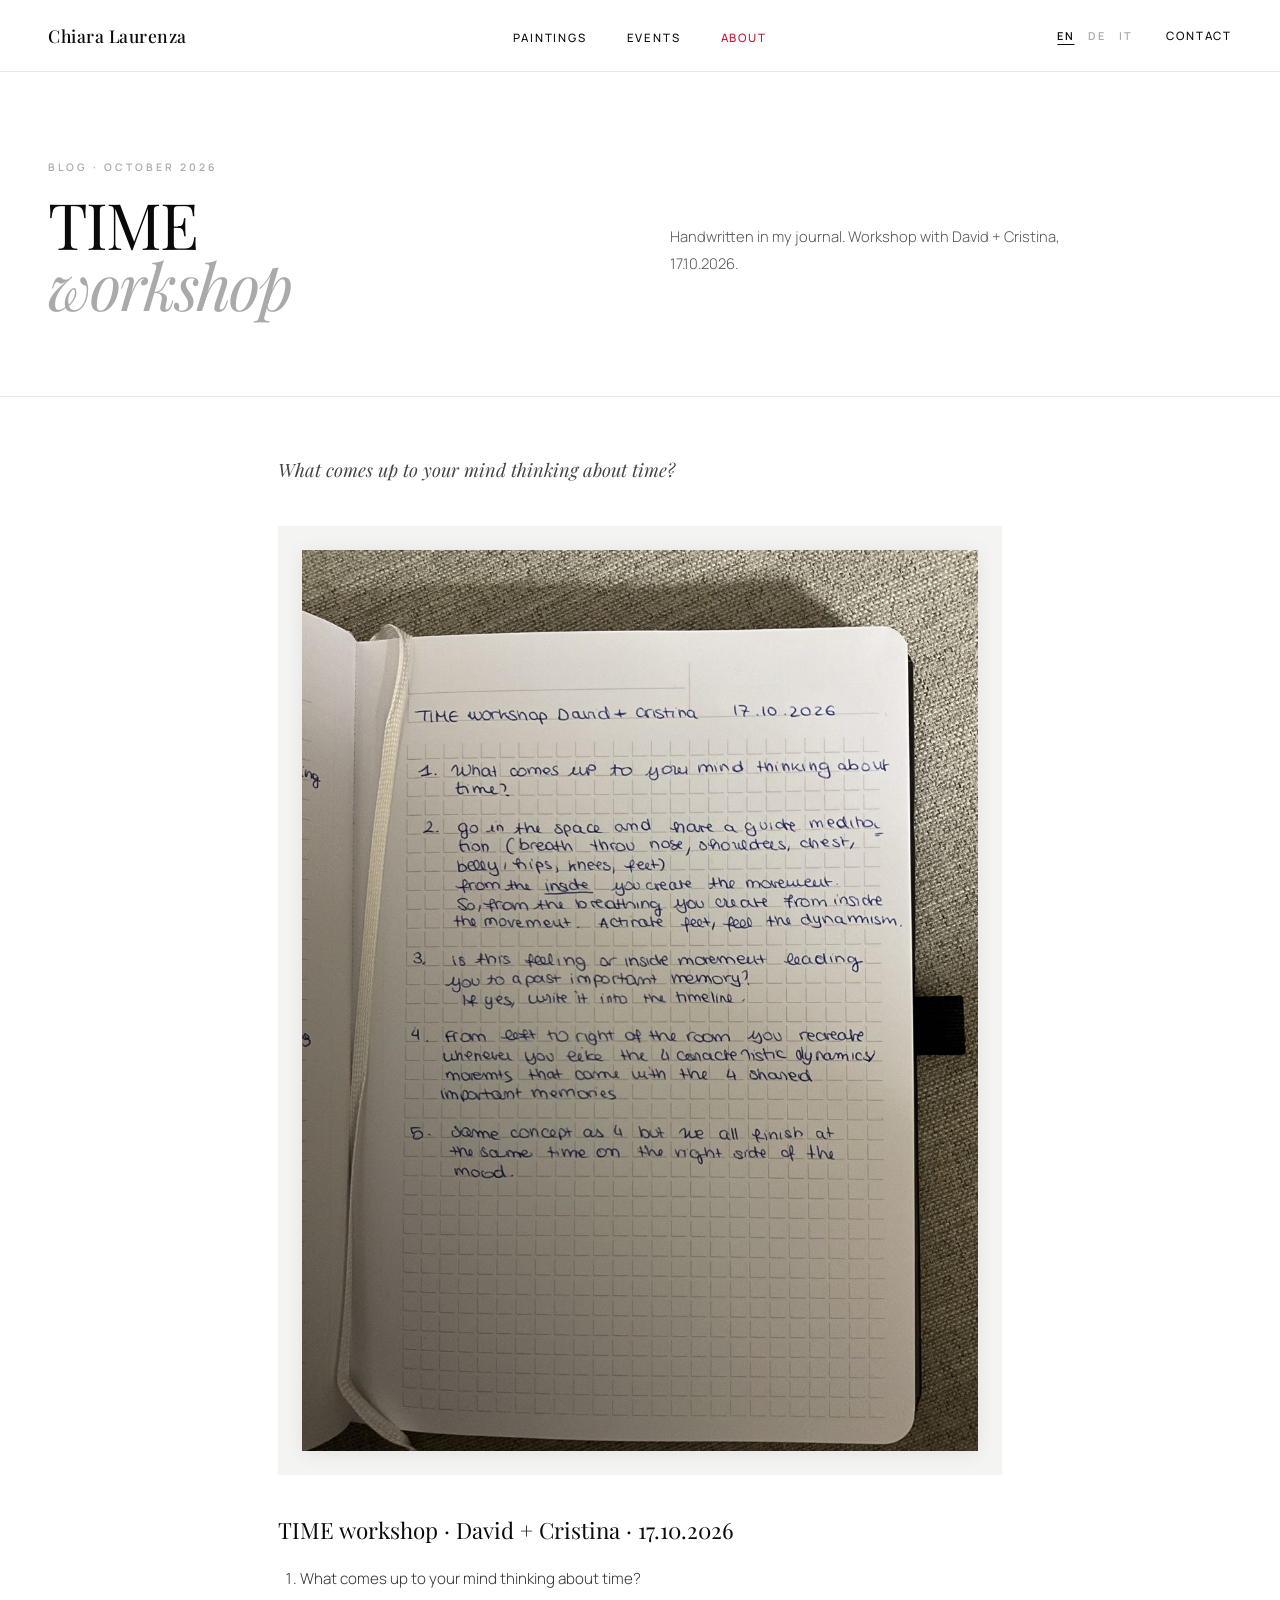
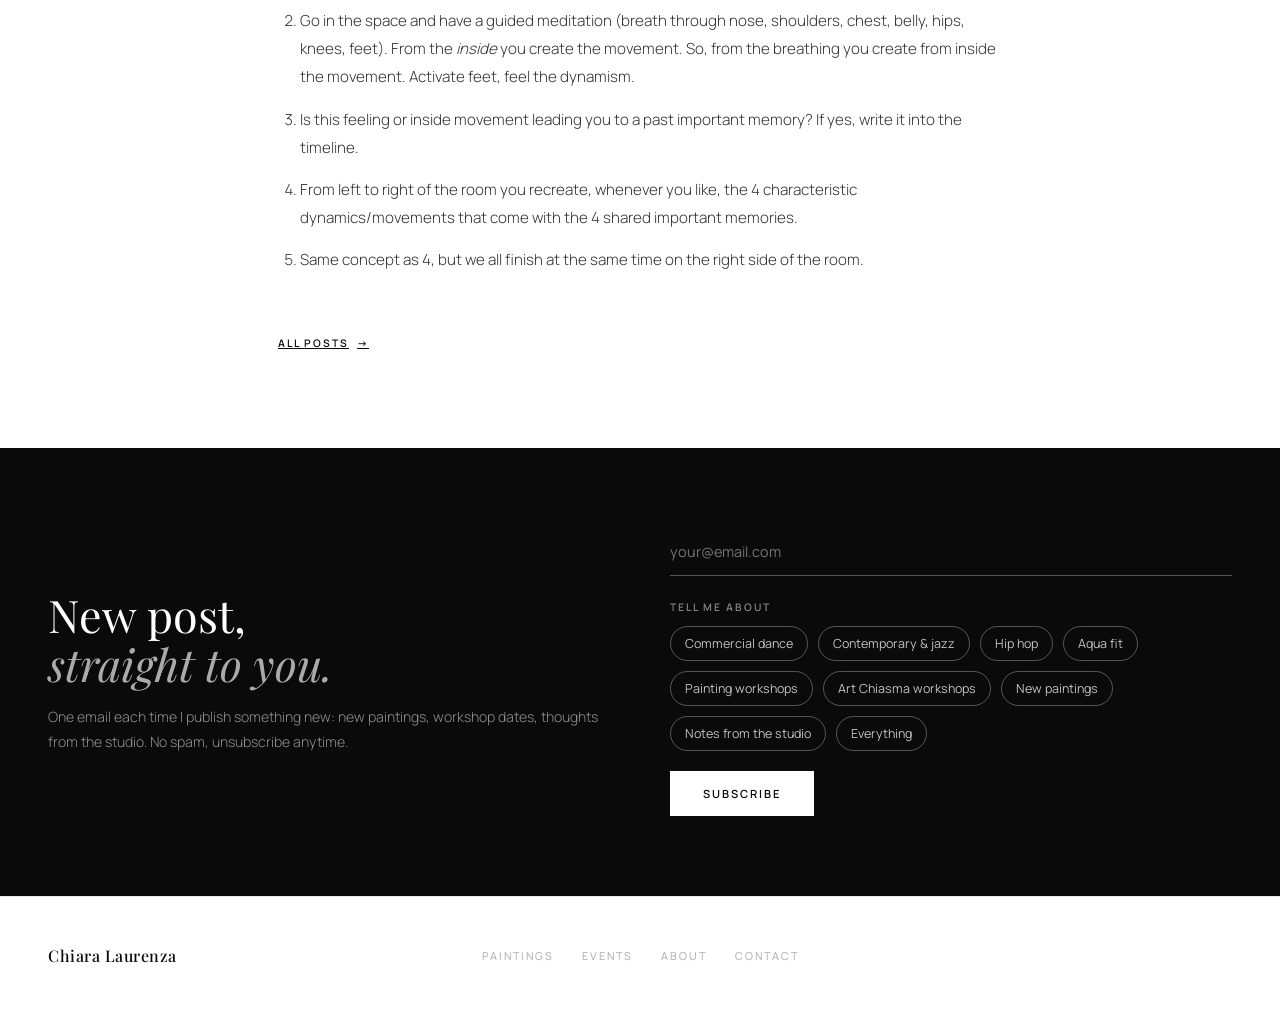
<file: blog/2026-10-time-workshop.html>
<!DOCTYPE html>
<html lang="en">
<head>
  <meta charset="UTF-8"/>
  <meta name="viewport" content="width=device-width,initial-scale=1.0"/>
  <link rel="icon" href="../favicon.ico" sizes="any"/>
  <link rel="icon" type="image/png" href="../favicon-48.png"/>
  <link rel="apple-touch-icon" href="../apple-touch-icon.png"/>
  <title>TIME workshop · Chiara Laurenza</title>
  <link href="https://fonts.googleapis.com/css2?family=Playfair+Display:ital,wght@0,400;0,500;0,700;1,400;1,500&family=Manrope:wght@300;400;500;600&display=swap" rel="stylesheet"/>
  <style>
  :root {
    --black:   #0A0A0A;
    --white:   #FFFFFF;
    --grey-1:  #F4F4F2;
    --grey-2:  #E8E8E4;
    --grey-3:  #AAAAAA;
    --red:     #C8102E;
    --teal:    #006D6D;
    --amber:   #C47A0A;
  }
  *, *::before, *::after { margin:0; padding:0; box-sizing:border-box; }
  html { scroll-behavior:smooth; font-size:16px; }
  body { font-family:'Manrope', sans-serif; background:var(--white); color:var(--black); -webkit-font-smoothing:antialiased; }

  /* ── NAV ── */
  nav {
    position:fixed; top:0; width:100%; z-index:300;
    height:72px; padding:0 48px;
    display:flex; align-items:center; justify-content:space-between;
    background:rgba(255,255,255,0.96); backdrop-filter:blur(16px);
    border-bottom:1px solid var(--grey-2);
  }
  .nav-logo {
    font-family:'Playfair Display', serif; font-weight:500;
    font-size:1.1rem; letter-spacing:0.5px; color:var(--black);
    text-decoration:none;
  }
  .nav-center {
    position:absolute; left:50%; transform:translateX(-50%);
    display:flex; gap:40px; list-style:none;
  }
  .nav-center a {
    font-size:0.72rem; font-weight:500; letter-spacing:1.8px;
    text-transform:uppercase; color:var(--black);
    text-decoration:none; transition:color 0.2s;
  }
  .nav-center a:hover, .nav-center a.active { color:var(--red); }
  .nav-right { font-size:0.72rem; font-weight:500; letter-spacing:1.8px; text-transform:uppercase; }
  .nav-right a { text-decoration:none; color:var(--black); transition:color 0.2s; }
  .nav-right a:hover { color:var(--red); }
  .nav-burger { display:none; flex-direction:column; gap:5px; background:none; border:none; cursor:pointer; }
  .nav-burger span { display:block; width:22px; height:1px; background:var(--black); }
  .mobile-menu {
    display:none; position:fixed; top:72px; left:0; right:0;
    background:var(--white); border-bottom:1px solid var(--grey-2);
    flex-direction:column; z-index:299; padding:20px 48px 32px;
    gap:4px;
  }
  .mobile-menu.open { display:flex; }
  .mobile-menu a {
    font-size:0.78rem; letter-spacing:2px; text-transform:uppercase;
    font-weight:500; color:var(--black); text-decoration:none;
    padding:13px 0; border-bottom:1px solid var(--grey-2);
  }

  /* ── SCROLL REVEAL ── */
  .reveal { opacity:0; transform:translateY(36px); transition:opacity 0.8s cubic-bezier(0.16,1,0.3,1), transform 0.8s cubic-bezier(0.16,1,0.3,1); }
  .reveal.from-left { transform:translateX(-36px); }
  .reveal.from-right { transform:translateX(36px); }
  .reveal.visible { opacity:1 !important; transform:none !important; }

  /* ── FOOTER ── */
  .site-footer {
    border-top:1px solid var(--grey-2);
    padding:48px 48px;
    display:grid; grid-template-columns:1fr auto 1fr;
    align-items:center; gap:24px;
  }
  .site-footer-logo { font-family:'Playfair Display', serif; font-size:1rem; font-weight:500; letter-spacing:0.5px; }
  .site-footer-links { display:flex; gap:28px; justify-content:center; }
  .site-footer-links a { font-size:0.68rem; letter-spacing:2px; text-transform:uppercase; color:var(--grey-3); text-decoration:none; transition:color 0.2s; }
  .site-footer-links a:hover { color:var(--black); }
  .site-footer-copy { font-size:0.68rem; color:var(--grey-3); letter-spacing:1px; text-align:right; }

  /* ── MODAL ── */
  .modal-overlay {
    display:none; position:fixed; inset:0; z-index:1000;
    background:rgba(10,10,10,0.6); backdrop-filter:blur(8px);
    align-items:center; justify-content:center; padding:24px;
  }
  .modal-overlay.active { display:flex; }
  .modal {
    background:var(--white); width:100%; max-width:560px;
    padding:56px 52px; position:relative; max-height:90vh; overflow-y:auto;
    animation:mIn 0.4s cubic-bezier(0.16,1,0.3,1);
  }
  @keyframes mIn { from{opacity:0;transform:translateY(24px)} to{opacity:1;transform:none} }
  .modal-close {
    position:absolute; top:20px; right:24px; background:none; border:none;
    font-size:0.65rem; letter-spacing:2px; text-transform:uppercase;
    font-weight:600; color:var(--grey-3); cursor:pointer; transition:color 0.2s;
  }
  .modal-close:hover { color:var(--black); }
  .modal-tag { font-size:0.65rem; letter-spacing:3px; text-transform:uppercase; font-weight:600; color:var(--red); margin-bottom:12px; }
  .modal h2 { font-family:'Playfair Display', serif; font-size:2rem; font-weight:400; margin-bottom:36px; line-height:1.2; }
  .form-row { display:grid; grid-template-columns:1fr 1fr; gap:20px; }
  .fg { margin-bottom:20px; }
  .fg label { display:block; font-size:0.62rem; letter-spacing:2px; text-transform:uppercase; font-weight:600; color:var(--grey-3); margin-bottom:8px; }
  .fg input, .fg select, .fg textarea {
    width:100%; padding:13px 0; border:none; border-bottom:1px solid var(--grey-2);
    background:transparent; font-family:'Manrope', sans-serif; font-size:0.88rem;
    color:var(--black); outline:none; transition:border-color 0.2s;
  }
  .fg input:focus, .fg select:focus, .fg textarea:focus { border-bottom-color:var(--black); }
  .fg input::placeholder, .fg textarea::placeholder { color:var(--grey-3); }
  .fg textarea { height:80px; resize:none; }
  .fg select option { background:white; }
  .modal-submit {
    margin-top:16px; background:var(--black); color:white;
    padding:16px 40px; border:none; font-family:'Manrope', sans-serif;
    font-size:0.7rem; font-weight:600; letter-spacing:2.5px;
    text-transform:uppercase; cursor:pointer; transition:background 0.25s;
  }
  .modal-submit:hover { background:#333; }
  .modal-success { display:none; margin-top:16px; font-size:0.75rem; letter-spacing:1px; text-transform:uppercase; color:var(--red); }

  @media(max-width:900px){
    nav { padding:0 24px; }
    .nav-center { display:none; }
    .nav-right { display:none; }
    .nav-burger { display:flex; }
    .mobile-menu { padding:20px 24px 28px; }
    .site-footer { grid-template-columns:1fr; text-align:center; padding:40px 24px; }
    .site-footer-copy { text-align:center; }
    .modal { padding:40px 24px; }
    .form-row { grid-template-columns:1fr; }
  }

  /* PAGE HERO */
  .page-hero {
    padding:160px 48px 80px;
    border-bottom:1px solid var(--grey-2);
    display:grid; grid-template-columns:1fr 1fr; gap:60px; align-items:flex-end;
  }
  .page-hero-left {}
  .page-hero-eyebrow { font-size:0.65rem; letter-spacing:3px; text-transform:uppercase; font-weight:600; color:var(--grey-3); margin-bottom:20px; }
  .page-hero h1 {
    font-family:'Playfair Display', serif; font-weight:400;
    font-size:clamp(3rem,7vw,7rem); line-height:0.95; letter-spacing:-2px;
  }
  .page-hero h1 em { font-style:italic; color:var(--grey-3); }
  .page-hero-right { padding-bottom:6px; }
  .page-hero-desc { font-size:0.92rem; line-height:1.85; color:#555; font-weight:300; max-width:400px; margin-bottom:32px; }
  .page-hero-cta { display:inline-block; }

  /* OFFER LIST */
  .offer-section { padding:80px 48px; border-bottom:1px solid var(--grey-2); }
  .offer-grid { display:grid; grid-template-columns:repeat(3,1fr); border-left:1px solid var(--grey-2); }
  .offer-item {
    padding:44px 36px; border-right:1px solid var(--grey-2);
    border-top:1px solid var(--grey-2);
    position:relative; overflow:hidden;
  }
  .offer-num { font-family:'Playfair Display', serif; font-size:3.5rem; font-weight:400; color:var(--grey-2); line-height:1; margin-bottom:20px; }
  .offer-item h3 { font-family:'Playfair Display', serif; font-size:1.35rem; font-weight:500; margin-bottom:12px; line-height:1.2; }
  .offer-item p { font-size:0.82rem; line-height:1.85; color:#666; margin-bottom:24px; font-weight:300; }
  .offer-tags { display:flex; flex-wrap:wrap; gap:6px; margin-bottom:28px; }
  .otag { font-size:0.62rem; letter-spacing:1.5px; text-transform:uppercase; font-weight:600; padding:4px 10px; border:1px solid; }
  .book-link {
    font-size:0.65rem; letter-spacing:2px; text-transform:uppercase; font-weight:600;
    background:none; border:none; cursor:pointer; color:var(--black);
    display:inline-flex; align-items:center; gap:8px; transition:gap 0.2s, color 0.2s;
    font-family:'Manrope',sans-serif;
  }
  .book-link::after { content:'→'; }
  .book-link:hover { gap:14px; }

  /* STYLE LIST */
  .styles-section { padding:80px 48px; background:var(--grey-1); }
  .styles-section h2 { font-family:'Playfair Display', serif; font-size:clamp(1.3rem,2.5vw,1.8rem); font-weight:400; margin-bottom:40px; border-bottom:1px solid var(--grey-2); padding-bottom:20px; }
  .styles-list {}
  .style-row {
    display:grid; grid-template-columns:200px 1fr;
    padding:32px 0; border-bottom:1px solid var(--grey-2);
    gap:40px; align-items:start;
  }
  .style-row:last-child { border-bottom:none; }
  .style-name { font-family:'Playfair Display', serif; font-size:1.25rem; font-weight:400; line-height:1.2; }
  .style-name em { font-style:italic; color:var(--grey-3); display:block; font-size:0.8rem; }
  .style-desc { font-size:0.85rem; line-height:1.9; color:#555; font-weight:300; }

  @media(max-width:900px){
    .page-hero { grid-template-columns:1fr; padding:130px 24px 64px; gap:36px; }
    .offer-section { padding:60px 24px; }
    .offer-grid { grid-template-columns:1fr; }
    .styles-section { padding:60px 24px; }
    .style-row { grid-template-columns:1fr; gap:10px; }
  }

  .btn {
    font-size:0.7rem; font-weight:600; letter-spacing:2px;
    text-transform:uppercase; padding:14px 32px;
    text-decoration:none; cursor:pointer; border:1px solid var(--black);
    font-family:'Manrope',sans-serif; transition:background 0.25s, color 0.25s;
    display:inline-block; background:transparent; color:var(--black);
  }
  .btn-outline { background:transparent; color:var(--black); }
  .btn-outline:hover { background:var(--black); color:var(--white); }
  .btn-fill { background:var(--black); color:var(--white); }
  .btn-fill:hover { background:#333; }

  .post-pages { padding:56px 48px 96px; max-width:820px; margin:0 auto; display:flex; flex-direction:column; gap:40px; }
  .post-summary { font-family:'Playfair Display', serif; font-style:italic; font-size:1.15rem; line-height:1.8; color:#444; }
  .page { margin:0; background:var(--grey-1); padding:24px; }
  .page img { display:block; width:100%; height:auto; box-shadow:0 2px 18px rgba(0,0,0,0.08); }
  .page-placeholder { aspect-ratio:3/4; border:1px dashed var(--grey-3); display:flex; align-items:center; justify-content:center; font-size:0.7rem; letter-spacing:2px; text-transform:uppercase; color:var(--grey-3); }

  /* BLOG */
  .post-list { padding:40px 48px 80px; }
  .post-row { display:grid; grid-template-columns:160px 1fr auto; gap:40px; padding:36px 0; border-bottom:1px solid var(--grey-2); text-decoration:none; color:var(--black); align-items:baseline; }
  .post-row:hover h3 { color:var(--red); }
  .post-date { font-size:0.65rem; letter-spacing:2px; text-transform:uppercase; font-weight:600; color:var(--grey-3); }
  .post-row h3 { font-family:'Playfair Display', serif; font-size:1.6rem; font-weight:400; line-height:1.2; margin-bottom:8px; transition:color 0.2s; }
  .post-row p { font-size:0.88rem; line-height:1.8; color:#666; font-weight:300; max-width:560px; }
  .post-more { font-size:0.65rem; letter-spacing:2px; text-transform:uppercase; font-weight:600; }
  .newsletter { padding:80px 48px; background:var(--black); color:white; display:grid; grid-template-columns:1fr 1fr; gap:60px; align-items:center; }
  .newsletter h2 { font-family:'Playfair Display', serif; font-size:clamp(2rem,3.5vw,3rem); font-weight:400; line-height:1.1; }
  .newsletter h2 em { font-style:italic; color:var(--grey-3); }
  .newsletter p { font-size:0.88rem; line-height:1.8; color:rgba(255,255,255,0.55); font-weight:300; margin-top:16px; }
  .nl-form { display:flex; gap:12px; flex-wrap:wrap; }
  .nl-form input { flex:1; min-width:200px; padding:14px 0; border:none; border-bottom:1px solid rgba(255,255,255,0.3); background:transparent; color:white; font-family:'Manrope',sans-serif; font-size:0.9rem; outline:none; }
  .nl-form input:focus { border-bottom-color:white; }
  .nl-form button { background:white; color:var(--black); border:1px solid white; }
  .nl-form button:hover { background:transparent; color:white; }
  .nl-note { width:100%; font-size:0.7rem; letter-spacing:1px; color:rgba(255,255,255,0.4); margin-top:8px; }
  @media(max-width:900px){ .post-list { padding:24px 24px 60px; } .post-row { grid-template-columns:1fr; gap:8px; } .newsletter { grid-template-columns:1fr; padding:60px 24px; gap:32px; } }

  @media(max-width:900px){ .post-pages { padding:40px 24px 64px; } .page { padding:12px; } }
  .nav-right { display:flex; align-items:center; gap:28px; }
  .lang-switch { display:flex; gap:2px; }
  .lang-switch button { background:none; border:none; cursor:pointer; font-family:'Manrope',sans-serif; font-size:0.68rem; font-weight:600; letter-spacing:1.5px; color:var(--grey-3); padding:4px 6px; transition:color 0.2s; }
  .lang-switch button:hover, .lang-switch button.active { color:var(--black); }
  .lang-switch button.active { text-decoration:underline; text-underline-offset:4px; }
  .mobile-menu .lang-switch { padding:13px 0 0; }
  .mobile-menu .lang-switch button { font-size:0.78rem; padding:4px 12px 4px 0; }
  .post-text h2 { font-family:'Playfair Display', serif; font-size:1.4rem; font-weight:400; margin-bottom:20px; }
  .post-text ol { padding-left:1.4rem; display:flex; flex-direction:column; gap:14px; }
  .post-text li { font-size:0.95rem; line-height:1.85; color:#333; font-weight:300; }
  .post-text em { font-style:italic; }
  .post-text p { font-size:0.95rem; line-height:1.85; color:#333; font-weight:300; margin-bottom:16px; }
  .post-text ul { padding-left:1.4rem; display:flex; flex-direction:column; gap:10px; margin-bottom:16px; }
  .post-text ol { margin-bottom:16px; }
  /* newsletter topic chips (same as pages.css) */
.nl-topics { width:100%; border:none; display:flex; flex-wrap:wrap; gap:10px; margin:12px 0 8px; }
.nl-topics legend { font-size:0.65rem; letter-spacing:2px; text-transform:uppercase; font-weight:600; color:rgba(255,255,255,0.5); margin-bottom:12px; }
.nl-topics label { cursor:pointer; }
.nl-topics input { position:absolute; opacity:0; width:1px; height:1px; min-width:0; padding:0; border:0; }
.nl-topics span { display:inline-block; padding:8px 14px; border:1px solid rgba(255,255,255,0.3); border-radius:999px; font-size:0.78rem; color:rgba(255,255,255,0.75); transition:background 0.2s, color 0.2s, border-color 0.2s; }
.nl-topics label:hover span { border-color:white; }
.nl-topics input:checked + span { background:white; color:var(--black); border-color:white; }
.nl-topics input:focus-visible + span { outline:2px solid white; outline-offset:2px; }
</style>
</head>
<body>

<nav>
  <a href="../index.html" class="nav-logo">Chiara Laurenza</a>
  <ul class="nav-center"><li><a href="../art.html" class="">Paintings</a></li><li><a href="../events.html" class="">Events</a></li><li><a href="../about.html" class="active">About</a></li></ul>
  <div class="nav-right"><div class="lang-switch" role="group" aria-label="Language"><button type="button" data-lang="en">EN</button><button type="button" data-lang="de">DE</button><button type="button" data-lang="it">IT</button></div><a href="../index.html#contact">Contact</a></div>
  <button class="nav-burger" onclick="toggleMenu()"><span></span><span></span><span></span></button>
</nav>
<div class="mobile-menu" id="mob">
  <a href="../art.html">Paintings</a><a href="../events.html">Events</a><a href="../about.html">About</a>
  <a href="../index.html#contact">Contact</a>
  <div class="lang-switch" role="group" aria-label="Language"><button type="button" data-lang="en">EN</button><button type="button" data-lang="de">DE</button><button type="button" data-lang="it">IT</button></div>
</div>


<section class="page-hero">
  <div class="page-hero-left reveal from-left">
    <p class="page-hero-eyebrow">Blog · October 2026</p>
    <h1 style="font-size:clamp(2.4rem,5vw,4.8rem)">TIME<br/><em>workshop</em></h1>
  </div>
  <div class="page-hero-right reveal from-right" style="transition-delay:120ms">
    <p class="page-hero-desc">Handwritten in my journal. Workshop with David + Cristina, 17.10.2026.</p>
  </div>
</section>

<article class="post-pages">
  <p class="post-summary">What comes up to your mind thinking about time?</p>
  <figure class="page reveal">
    <img src="images/2026-10-time-workshop-page-1.jpg" alt="Handwritten journal page: notes from the TIME workshop with David and Cristina, 17.10.2026" width="1050" height="1400" loading="lazy">
  </figure>
  <section class="post-text reveal">
    <h2>TIME workshop · David + Cristina · 17.10.2026</h2>
    <ol>
      <li>What comes up to your mind thinking about time?</li>
      <li>Go in the space and have a guided meditation (breath through nose, shoulders, chest, belly, hips, knees, feet). From the <em>inside</em> you create the movement. So, from the breathing you create from inside the movement. Activate feet, feel the dynamism.</li>
      <li>Is this feeling or inside movement leading you to a past important memory? If yes, write it into the timeline.</li>
      <li>From left to right of the room you recreate, whenever you like, the 4 characteristic dynamics/movements that come with the 4 shared important memories.</li>
      <li>Same concept as 4, but we all finish at the same time on the right side of the room.</li>
    </ol>
  </section>
  <p><a href="../blog.html" class="book-link">All posts</a></p>
</article>

<section class="newsletter" id="newsletter">
  <div class="reveal from-left">
    <h2>New post,<br/><em>straight to you.</em></h2>
    <p>One email each time I publish something new: new paintings, workshop dates, thoughts from the studio. No spam, unsubscribe anytime.</p>
  </div>
  <form class="nl-form reveal from-right" onsubmit="handleNewsletter(event)">
    <input type="email" id="nl-email" placeholder="your@email.com" required aria-label="Email address">
    <fieldset class="nl-topics">
      <legend>Tell me about</legend>
      <label><input type="checkbox" name="topic" value="Commercial dance"> <span>Commercial dance</span></label>
      <label><input type="checkbox" name="topic" value="Contemporary &amp; jazz"> <span>Contemporary &amp; jazz</span></label>
      <label><input type="checkbox" name="topic" value="Hip hop"> <span>Hip hop</span></label>
      <label><input type="checkbox" name="topic" value="Aqua fit"> <span>Aqua fit</span></label>
      <label><input type="checkbox" name="topic" value="Painting workshops"> <span>Painting workshops</span></label>
      <label><input type="checkbox" name="topic" value="Art Chiasma workshops"> <span>Art Chiasma workshops</span></label>
      <label><input type="checkbox" name="topic" value="New paintings"> <span>New paintings</span></label>
      <label><input type="checkbox" name="topic" value="Notes from the studio"> <span>Notes from the studio</span></label>
      <label><input type="checkbox" name="topic" value="Everything" data-all> <span>Everything</span></label>
    </fieldset>
    <button class="btn" type="submit">Subscribe</button>
    <p class="nl-note" id="nl-ok" style="display:none" role="status"></p>
  </form>
</section>

<footer class="site-footer reveal">
  <span class="site-footer-logo">Chiara Laurenza</span>
  <div class="site-footer-links">
    <a href="../art.html">Paintings</a>
    <a href="../events.html">Events</a>
    <a href="../about.html">About</a>
    <a href="../index.html#contact">Contact</a>
  </div>
  <span class="site-footer-copy"></span>
</footer>

<div class="modal-overlay" id="modal-overlay" onclick="closeOut(event)">
  <div class="modal">
    <button class="modal-close" onclick="closeModal()">Close ×</button>
    <p class="modal-tag" id="m-tag">Booking</p>
    <h2 id="m-title">Book a Session</h2>
    <form onsubmit="submitModal(event)">
      <div class="form-row">
        <div class="fg"><label>First Name</label><input type="text" placeholder="Your name" required></div>
        <div class="fg"><label>Last Name</label><input type="text" placeholder="Your surname" required></div>
      </div>
      <div class="fg"><label>Email</label><input type="email" placeholder="you@email.com" required></div>
      <div class="fg"><label>Phone (optional)</label><input type="tel" placeholder="+49..."></div>
      <div class="fg"><label>Preferred Date</label><input type="date" required></div>
      <div class="fg"><label>Level</label>
        <select><option>Beginner</option><option>Some Experience</option><option>Intermediate</option><option>Advanced</option></select>
      </div>
      <div class="fg"><label>Message</label><textarea placeholder="Tell me about your goals..."></textarea></div>
      <button class="modal-submit" type="submit">Send Request</button>
      <p class="modal-success" id="m-success">Received. I will be in touch shortly.</p>
    </form>
  </div>
</div>


<script>
  function toggleMenu(){ document.getElementById('mob').classList.toggle('open'); }
  function openModal(tag, title){
    document.getElementById('m-tag').textContent = window.t ? t(tag) : tag;
    document.getElementById('m-title').textContent = window.t ? t(title) : title;
    document.getElementById('m-success').style.display='none';
    document.getElementById('modal-overlay').classList.add('active');
    document.body.style.overflow='hidden';
  }
  function closeModal(){ document.getElementById('modal-overlay').classList.remove('active'); document.body.style.overflow=''; }
  function closeOut(e){ if(e.target===document.getElementById('modal-overlay')) closeModal(); }
  function submitModal(e){ e.preventDefault(); document.getElementById('m-success').style.display='block'; setTimeout(closeModal,3000); }
  document.addEventListener('keydown', e=>{ if(e.key==='Escape') closeModal(); });
  const obs = new IntersectionObserver((entries)=>{
    entries.forEach(en=>{ if(en.isIntersecting){ en.target.classList.add('visible'); obs.unobserve(en.target); } });
  },{ threshold:0.08, rootMargin:'0px 0px -32px 0px' });
  // Small delay ensures layout is complete before observing
  requestAnimationFrame(() => {
    document.querySelectorAll('.reveal').forEach(el => {
      const rect = el.getBoundingClientRect();
      // If already in viewport on load, show immediately
      if (rect.top < window.innerHeight && rect.bottom > 0) {
        el.classList.add('visible');
      } else {
        obs.observe(el);
      }
    });
  });
</script>

<script src="../i18n.js"></script>
<script src="../contact.js"></script>
</body>
</html>
</file>
<file: motion.css>
/* Motion layer shared by every page: grain, image wipes, title rise.
   Everything here is decoration. If motion is reduced, it switches off. */

/* ── PAPER GRAIN ── a faint, still canvas texture over the whole site */
body::after {
  content:''; position:fixed; inset:-50%; z-index:900; pointer-events:none;
  background-image:url("data:image/svg+xml,%3Csvg xmlns='http://www.w3.org/2000/svg' width='160' height='160'%3E%3Cfilter id='n'%3E%3CfeTurbulence type='fractalNoise' baseFrequency='0.9' numOctaves='2' stitchTiles='stitch'/%3E%3C/filter%3E%3Crect width='100%25' height='100%25' filter='url(%23n)' opacity='0.55'/%3E%3C/svg%3E");
  opacity:0.035;
}

/* ── PAGE TITLE ── each line rises out of a mask on load */
.page-hero h1 { animation:titleRise 0.9s cubic-bezier(0.16,1,0.3,1) both; }
@keyframes titleRise {
  from { clip-path:inset(0 0 100% 0); transform:translateY(24px); }
  to   { clip-path:inset(0 0 -10% 0); transform:none; }
}

/* ── IMAGE WIPE ── pictures uncover like a brush stroke from left to right */
.wipe { clip-path:inset(0 100% 0 0); transition:clip-path 0.9s cubic-bezier(0.77,0,0.18,1); }
.wipe.visible { clip-path:inset(0 0 0 0); }
.wipe img, .wipe video { transform:scale(1.04); transition:transform 1.2s cubic-bezier(0.16,1,0.3,1); }
.wipe.visible img, .wipe.visible video { transform:none; }

body { overflow-x:clip; }

/* ── LINK UNDERLINE ── draws itself in on hover */
.nav-center a, .site-footer-links a { position:relative; }
.nav-center a::after, .site-footer-links a::after {
  content:''; position:absolute; left:0; right:0; bottom:-6px; height:1px;
  background:currentColor; transform:scaleX(0); transform-origin:right;
  transition:transform 0.5s cubic-bezier(0.16,1,0.3,1);
}
.nav-center a:hover::after, .nav-center a.active::after,
.site-footer-links a:hover::after { transform:scaleX(1); transform-origin:left; }

@media (prefers-reduced-motion: reduce) {
  .page-hero h1 { animation:none; }
  .wipe, .wipe img, .wipe video { clip-path:none; transform:none; transition:none; }
  .reveal { opacity:1 !important; transform:none !important; transition:none !important; }
}

/* Phone: footer links wrap, so the page is never wider than the screen. */
@media (max-width:600px) {
  .site-footer-links { flex-wrap:wrap; gap:14px 22px; }
  .site-footer > * { min-width:0; }
}

/* Phone: the language switch lives in the burger menu, so hide the desktop one. */
@media (max-width:900px) { .nav-right { display:none !important; } }

/* Headlines stay upright and black: no grey italic second word. */
h1 em, h2 em { font-style:normal !important; color:inherit !important; }

/* Anything marked hidden stays hidden, even if a layout rule says otherwise. */
[hidden] { display:none !important; }
</file>
<file: pages.css>
/* Polish layer for the inner pages (About, Paintings, Art Chiasma, Events, Blog).
   Loaded after each page's own styles, so it only refines what is there. */

/* ── FOOTER AT THE BOTTOM ── short pages no longer leave the footer floating */
body { min-height:100vh; min-height:100svh; display:flex; flex-direction:column; }
body > .site-footer { margin-top:auto; }

/* ── PAGE HERO ── taller, bigger title */
.page-hero {
  min-height:clamp(420px, 62vh, 680px);
  padding:160px 48px 72px;
  align-items:end;
}
.page-hero h1 {
  font-size:clamp(4rem,10vw,9.5rem);
  letter-spacing:-0.04em; line-height:0.9;
}
.page-hero-desc {
  font-size:1.05rem; line-height:1.75; color:#333; font-weight:400; max-width:440px;
}

/* ── READABLE TEXT ── the very light grey body text was hard to read */
.offer-item p, .style-desc, .bio-text p, .cv-what p, .ev-main p, .post-row p,
.faq-item p, .ask p {
  color:#444; font-weight:400;
}

/* ── QUIET ACCENTS ── red is kept for the active menu item only */
.otag { color:#555 !important; border-color:var(--grey-2) !important; }
.offer-item .book-link { color:var(--black) !important; }
.offer-num { font-family:'Manrope',sans-serif; font-size:0.8rem; font-weight:500; letter-spacing:0.08em; color:#777; font-variant-numeric:tabular-nums; }

/* ── CARDS ── soft lift on hover */
.offer-item { transition:background 0.4s, transform 0.5s cubic-bezier(0.16,1,0.3,1); }
.offer-item:hover { background:var(--grey-1); }

/* ── SERIES I-III ── quiet dark tiles while the paintings are in progress */
.series-item { background:#141414; }
.series-item .work-item-bg { display:none; }
.series-item .work-item-overlay { background:none; justify-content:space-between; padding:28px; }
.series-item .lbl {
  font-family:'Manrope',sans-serif; font-size:0.8rem; font-style:normal;
  letter-spacing:0.08em; text-transform:uppercase; font-weight:500; color:rgba(255,255,255,0.5); line-height:1;
}
.series-item .ttl { font-size:1.5rem; }

/* ── PAINTINGS ── each work shown whole, with its caption underneath */
.gallery { grid-template-columns:repeat(2,1fr); gap:56px 40px; align-items:start; }
.g-item { aspect-ratio:auto; overflow:visible; }
.g-item img { height:auto; object-fit:contain; background:none; }
.g-item:hover img { transform:none; }
.g-info { position:static; opacity:1 !important; background:none !important; padding:14px 0 0; }
.g-title { color:var(--black); font-size:1.05rem; }
.g-meta { color:#666; }
.g-meta:empty { display:none; }

/* ── EVENTS ── a calmer empty state */
.ev-empty { font-size:1.15rem; line-height:1.6; color:#333; font-weight:400; padding:56px 0; }

@media (max-width:900px) {
  .page-hero { min-height:auto; padding:130px 24px 56px; }
  .page-hero h1 { font-size:clamp(3.4rem,16vw,5.5rem); }
  .gallery { grid-template-columns:1fr; gap:20px; }
  .series-item { aspect-ratio:16/10; }
}

/* ── NEWSLETTER ── subscribers pick which courses they hear about */
.nl-topics { width:100%; border:none; display:flex; flex-wrap:wrap; gap:10px; margin:12px 0 8px; }
.nl-topics legend { font-size:0.65rem; letter-spacing:2px; text-transform:uppercase; font-weight:600; color:rgba(255,255,255,0.5); margin-bottom:12px; }
.nl-topics label { cursor:pointer; }
.nl-topics input { position:absolute; opacity:0; width:1px; height:1px; min-width:0; padding:0; border:0; }
.nl-topics span { display:inline-block; padding:8px 14px; border:1px solid rgba(255,255,255,0.3); border-radius:999px; font-size:0.78rem; color:rgba(255,255,255,0.75); transition:background 0.2s, color 0.2s, border-color 0.2s; }
.nl-topics label:hover span { border-color:white; }
.nl-topics input:checked + span { background:white; color:var(--black); border-color:white; }
.nl-topics input:focus-visible + span { outline:2px solid white; outline-offset:2px; }
</file>
